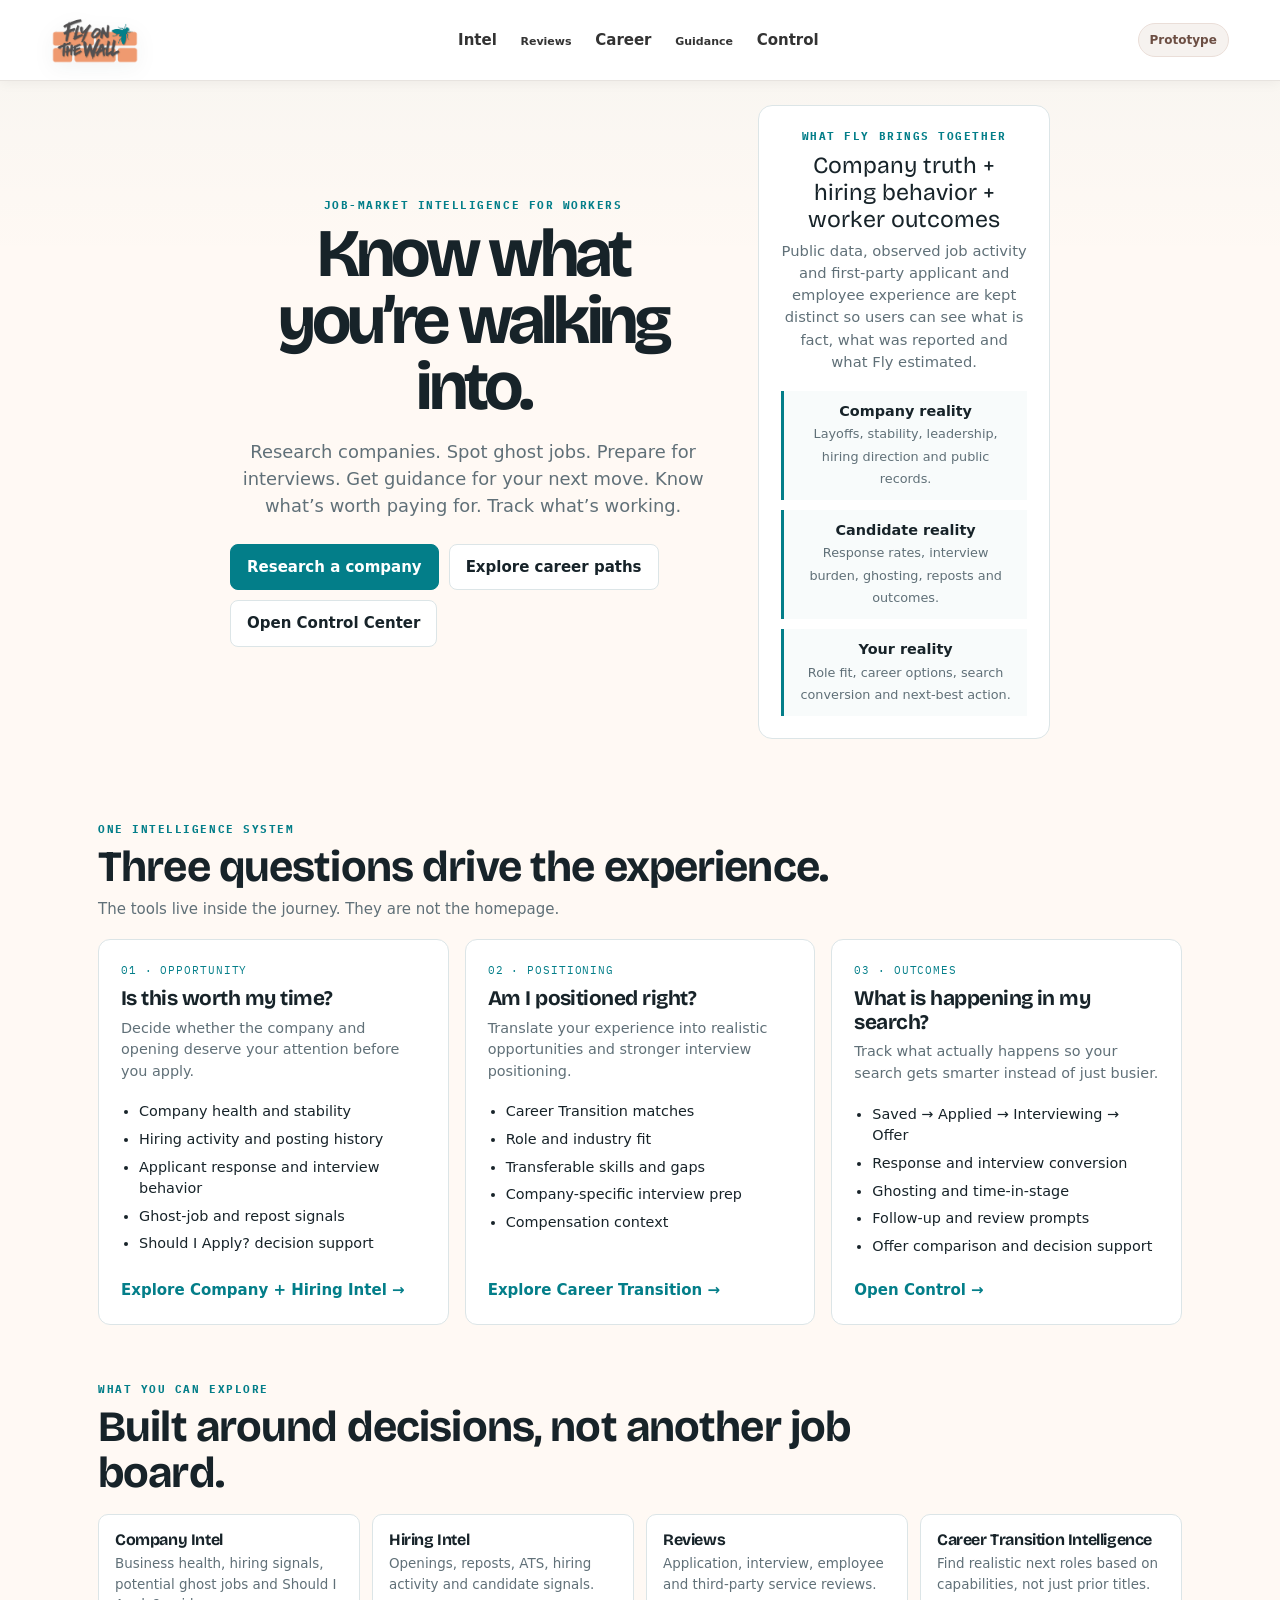
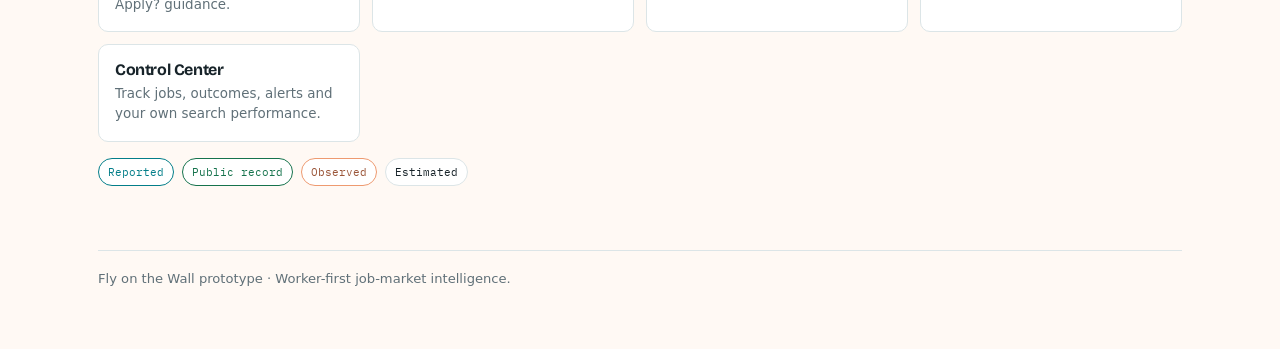
<file: index.html>
<!doctype html>
<html lang="en">
<head>
<meta charset="utf-8">
<meta name="viewport" content="width=device-width,initial-scale=1,viewport-fit=cover">
<meta name="description" content="Fly on the Wall helps job seekers understand companies, openings, career paths and their own search outcomes before wasting time.">
<title>Fly on the Wall</title>
<link rel="preconnect" href="https://fonts.googleapis.com">
<link rel="preconnect" href="https://fonts.gstatic.com" crossorigin>
<link rel="stylesheet" href="https://fonts.googleapis.com/css2?family=Bricolage+Grotesque:opsz,wght@12..96,600;12..96,700&family=IBM+Plex+Sans:wght@400;500;600&family=IBM+Plex+Mono:wght@400;500&display=swap">
<style>
:root{
  --bg:#eef1f3;--surface:#fff;--ink:#14262b;--muted:#53666c;--line:#d3dbdf;
  --accent:#037E89;--orange:#EE9A70;--good:#1d7a4a;
  --font-display:"Bricolage Grotesque","Helvetica Neue",Arial,sans-serif;
  --font-body:"IBM Plex Sans",system-ui,-apple-system,"Segoe UI",sans-serif;
  --font-mono:"IBM Plex Mono",ui-monospace,"SFMono-Regular",Menlo,monospace;
}
*{box-sizing:border-box}
body{margin:0;background:var(--bg);color:var(--ink);font-family:var(--font-body);font-size:15px;line-height:1.5}
img{max-width:100%}
.site-top{background:#fff;border-bottom:1px solid var(--line)}
.site-top-inner{max-width:1180px;margin:auto;padding:10px 18px;display:flex;align-items:center;gap:18px}
.logo{display:block;width:150px;min-width:120px}
.logo img{display:block;width:100%;height:auto}
.product-nav{display:flex;gap:6px;flex-wrap:wrap;align-items:center;margin-left:auto}
.product-nav a{color:var(--muted);text-decoration:none;font-size:.83rem;font-weight:600;padding:7px 9px;border-radius:6px}
.product-nav a:hover{background:#f2f7f7;color:var(--accent)}
.product-nav a.account{color:var(--accent);border:1px solid rgba(3,126,137,.25)}
.wrap{max-width:1120px;margin:auto;padding:0 18px 60px}
.hero{padding:72px 0 46px;display:grid;grid-template-columns:1.25fr .75fr;gap:42px;align-items:center}
.eyebrow{font-family:var(--font-mono);font-size:.74rem;text-transform:uppercase;letter-spacing:.1em;color:var(--accent);font-weight:600}
h1,h2,h3{font-family:var(--font-display)}
h1{font-size:clamp(2.8rem,7vw,5.6rem);line-height:.96;letter-spacing:-.045em;margin:12px 0 18px;max-width:900px}
.hero p{font-size:1.12rem;color:var(--muted);max-width:700px;margin:0 0 24px}
.hero-actions{display:flex;gap:10px;flex-wrap:wrap}
.btn{display:inline-block;text-decoration:none;font-weight:700;border-radius:8px;padding:11px 16px;border:1px solid var(--line);background:#fff;color:var(--ink)}
.btn.primary{background:var(--accent);border-color:var(--accent);color:#fff}
.hero-card{background:#fff;border:1px solid var(--line);border-radius:14px;padding:22px}
.hero-card .big{font-family:var(--font-display);font-size:1.45rem;line-height:1.15;margin:8px 0}
.hero-card p{font-size:.92rem;margin:0;color:var(--muted)}
.hero-card .mini{display:grid;gap:10px;margin-top:18px}
.hero-card .mini div{padding:10px 12px;border-left:3px solid var(--accent);background:#f8fbfb}
.hero-card .mini b{display:block;font-size:.9rem}
.hero-card .mini span{font-size:.8rem;color:var(--muted)}
.section{padding:28px 0}
.section-head{max-width:760px;margin-bottom:18px}
.section h2{font-size:clamp(1.8rem,4vw,2.7rem);line-height:1.05;letter-spacing:-.02em;margin:6px 0 8px}
.section-head p{color:var(--muted);margin:0}
.journey-grid{display:grid;grid-template-columns:repeat(3,1fr);gap:16px}
.journey-card{background:#fff;border:1px solid var(--line);border-radius:12px;padding:22px;display:flex;flex-direction:column}
.step{font-family:var(--font-mono);font-size:.7rem;text-transform:uppercase;letter-spacing:.08em;color:var(--accent)}
.journey-card h3{font-size:1.3rem;line-height:1.15;margin:8px 0 7px}
.journey-card>p{color:var(--muted);font-size:.9rem;margin:0 0 13px}
.journey-card ul{padding-left:18px;margin:0;color:var(--ink);font-size:.9rem}
.journey-card li{margin:6px 0}
.journey-card a{margin-top:auto;padding-top:16px;color:var(--accent);font-weight:700;text-decoration:none}
.intel-grid{display:grid;grid-template-columns:repeat(4,1fr);gap:12px}
.intel-card{background:#fff;border:1px solid var(--line);border-radius:10px;padding:16px}
.intel-card h3{font-size:1rem;margin:0 0 5px}
.intel-card p{font-size:.84rem;color:var(--muted);margin:0}
.trust{display:flex;gap:8px;flex-wrap:wrap;margin-top:16px}
.trust span{font-family:var(--font-mono);font-size:.68rem;padding:5px 9px;border:1px solid var(--line);border-radius:999px;background:#fff}
.trust .reported{border-color:var(--accent);color:var(--accent)}
.trust .public{border-color:var(--good);color:var(--good)}
.trust .observed{border-color:var(--orange);color:#9a5538}
.footer{margin-top:36px;padding-top:18px;border-top:1px solid var(--line);color:var(--muted);font-size:.82rem}
@media(max-width:900px){.hero{grid-template-columns:1fr}.journey-grid{grid-template-columns:1fr}.intel-grid{grid-template-columns:repeat(2,1fr)}}
@media(max-width:780px){.product-nav{display:flex}.logo{width:135px}.wrap{padding-inline:14px}.hero{padding-top:46px}.intel-grid{grid-template-columns:1fr}}
</style>
<link rel="stylesheet" href="styles.css">
</head>
<body>
<header class="site-header">
  <a class="brand" href="index.html"><img class="brand-wordmark" src="assets/fly-on-the-wall-logo-final.png" alt="Fly on the Wall"></a>
  <nav class="main-nav fly-global-nav" aria-label="Fly product">
    <a href="company-intelligence.html">Intel</a>
    <div class="nav-dropdown">
      <a class="nav-dropdown-trigger" href="reviews.html" aria-label="Open Reviews">Reviews</a>
      <div class="nav-dropdown-menu">
        <a href="reviews.html#apply-reviews">Apply Reviews</a>
        <a href="reviews.html#interview-reviews">Interview Reviews</a>
        <a href="reviews.html#company-reviews">Employee Reviews</a>
        <a href="reviews.html#paid-service-reviews">Paid Service Reviews</a>
      </div>
    </div>
    <a href="career-transition.html">Career</a>
    <div class="nav-dropdown">
      <a class="nav-dropdown-trigger" href="guidance.html" aria-label="Open Guidance">Guidance</a>
      <div class="nav-dropdown-menu"><a href="interview-prep.html">Interview Prep</a><a href="guidance.html">Guidance Resources</a></div>
    </div>
    <a href="account.html">Control</a>
  </nav>
  <div class="prototype-badge">Prototype</div>
</header>

<main class="wrap">
  <section class="hero">
    <div>
      <div class="eyebrow">Job-market intelligence for workers</div>
      <h1>Know what you’re walking into.</h1>
      <p>Research companies. Spot ghost jobs. Prepare for interviews. Get guidance for your next move. Know what’s worth paying for. Track what’s working.</p>
      <div class="hero-actions">
        <a class="btn primary" href="company-intelligence.html">Research a company</a>
        <a class="btn" href="career-transition.html">Explore career paths</a>
        <a class="btn" href="account.html">Open Control Center</a>
      </div>
    </div>
    <aside class="hero-card">
      <div class="eyebrow">What Fly brings together</div>
      <div class="big">Company truth + hiring behavior + worker outcomes</div>
      <p>Public data, observed job activity and first-party applicant and employee experience are kept distinct so users can see what is fact, what was reported and what Fly estimated.</p>
      <div class="mini">
        <div><b>Company reality</b><span>Layoffs, stability, leadership, hiring direction and public records.</span></div>
        <div><b>Candidate reality</b><span>Response rates, interview burden, ghosting, reposts and outcomes.</span></div>
        <div><b>Your reality</b><span>Role fit, career options, search conversion and next-best action.</span></div>
      </div>
    </aside>
  </section>

  <section class="section">
    <div class="section-head">
      <div class="eyebrow">One intelligence system</div>
      <h2>Three questions drive the experience.</h2>
      <p>The tools live inside the journey. They are not the homepage.</p>
    </div>
    <div class="journey-grid">
      <article class="journey-card">
        <div class="step">01 · Opportunity</div>
        <h3>Is this worth my time?</h3>
        <p>Decide whether the company and opening deserve your attention before you apply.</p>
        <ul>
          <li>Company health and stability</li>
          <li>Hiring activity and posting history</li>
          <li>Applicant response and interview behavior</li>
          <li>Ghost-job and repost signals</li>
          <li>Should I Apply? decision support</li>
        </ul>
        <a href="company-intelligence.html">Explore Company + Hiring Intel →</a>
      </article>

      <article class="journey-card">
        <div class="step">02 · Positioning</div>
        <h3>Am I positioned right?</h3>
        <p>Translate your experience into realistic opportunities and stronger interview positioning.</p>
        <ul>
          <li>Career Transition matches</li>
          <li>Role and industry fit</li>
          <li>Transferable skills and gaps</li>
          <li>Company-specific interview prep</li>
          <li>Compensation context</li>
        </ul>
        <a href="career-transition.html">Explore Career Transition →</a>
      </article>

      <article class="journey-card">
        <div class="step">03 · Outcomes</div>
        <h3>What is happening in my search?</h3>
        <p>Track what actually happens so your search gets smarter instead of just busier.</p>
        <ul>
          <li>Saved → Applied → Interviewing → Offer</li>
          <li>Response and interview conversion</li>
          <li>Ghosting and time-in-stage</li>
          <li>Follow-up and review prompts</li>
          <li>Offer comparison and decision support</li>
        </ul>
        <a href="account.html">Open Control →</a>
      </article>
    </div>
  </section>

  <section class="section">
    <div class="section-head">
      <div class="eyebrow">What you can explore</div>
      <h2>Built around decisions, not another job board.</h2>
    </div>
    <div class="intel-grid">
      <a class="intel-card" href="company-intelligence.html" style="text-decoration:none;color:inherit"><h3>Company Intel</h3><p>Business health, hiring signals, potential ghost jobs and Should I Apply? guidance.</p></a>
      <a class="intel-card" href="job-intelligence.html" style="text-decoration:none;color:inherit"><h3>Hiring Intel</h3><p>Openings, reposts, ATS, hiring activity and candidate signals.</p></a>
      <a class="intel-card" href="reviews.html" style="text-decoration:none;color:inherit"><h3>Reviews</h3><p>Application, interview, employee and third-party service reviews.</p></a>
      <a class="intel-card" href="career-transition.html" style="text-decoration:none;color:inherit"><h3>Career Transition Intelligence</h3><p>Find realistic next roles based on capabilities, not just prior titles.</p></a>
      <a class="intel-card" href="account.html" style="text-decoration:none;color:inherit"><h3>Control Center</h3><p>Track jobs, outcomes, alerts and your own search performance.</p></a>
    </div>
    <div class="trust" aria-label="Data source labels">
      <span class="reported">Reported</span>
      <span class="public">Public record</span>
      <span class="observed">Observed</span>
      <span>Estimated</span>
    </div>
  </section>

  <div class="footer">Fly on the Wall prototype · Worker-first job-market intelligence.</div>
</main>
<script>
document.querySelectorAll(".nav-dropdown-trigger").forEach(function(btn){
  btn.addEventListener("click",function(){
    var open=btn.getAttribute("aria-expanded")==="true";
    btn.setAttribute("aria-expanded",String(!open));
    btn.closest(".nav-dropdown").classList.toggle("open",!open);
  });
});
</script>
</body>
</html>
</file>
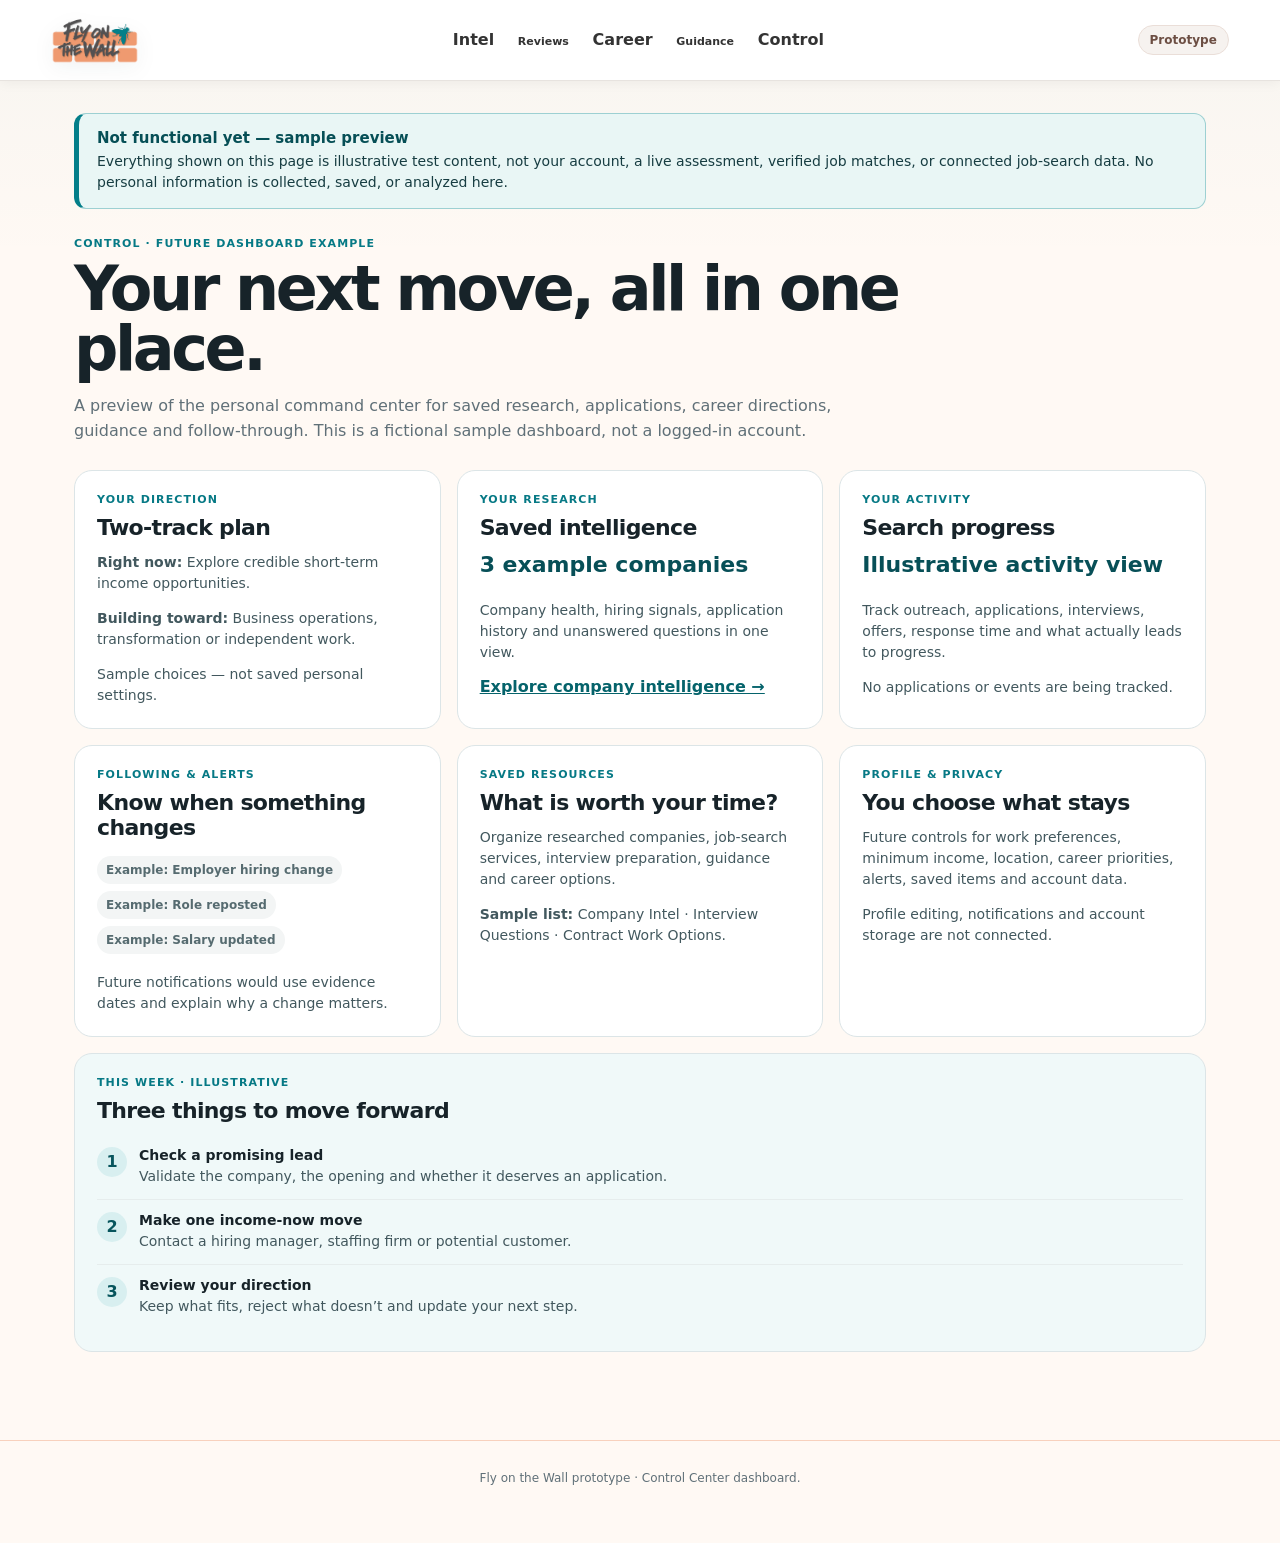
<file: account.html>
<!doctype html>
<html lang="en">
<head>
<meta charset="utf-8">
<meta name="viewport" content="width=device-width,initial-scale=1">
<title>Control | Fly on the Wall</title>
<link rel="stylesheet" href="styles.css"><link rel="stylesheet" href="sample-preview.css">
</head>
<body>
<header class="site-header">
  <a class="brand" href="index.html"><img class="brand-wordmark" src="assets/fly-on-the-wall-logo-final.png" alt="Fly on the Wall"></a>
  <nav class="main-nav fly-global-nav" aria-label="Fly product">
    <a href="company-intelligence.html">Intel</a>
    <div class="nav-dropdown">
      <a class="nav-dropdown-trigger" href="reviews.html" aria-label="Open Reviews">Reviews</a>
      <div class="nav-dropdown-menu">
        <a href="reviews.html#apply-reviews">Apply Reviews</a>
        <a href="reviews.html#interview-reviews">Interview Reviews</a>
        <a href="reviews.html#company-reviews">Employee Reviews</a>
        <a href="reviews.html#paid-service-reviews">Paid Service Reviews</a>
      </div>
    </div>
    <a href="career-transition.html">Career</a>
    <div class="nav-dropdown">
      <a class="nav-dropdown-trigger" href="guidance.html" aria-label="Open Guidance">Guidance</a>
      <div class="nav-dropdown-menu"><a href="interview-prep.html">Interview Prep</a><a href="guidance.html">Guidance Resources</a></div>
    </div>
    <a href="account.html">Control</a>
  </nav>
  <div class="prototype-badge">Prototype</div>
</header>

<main class="app-shell account-shell">
<section class="account-hero">
<div>
<p class="eyebrow">Control Center</p>
<h1>Your job-search command center.</h1>
<p>Keep the companies, industries, services, resumes, reviews and resources you care about in one place.</p>
</div>
<button type="button" class="account-primary">Profile & settings</button>
</section>

<section class="account-grid account-grid-top">
<article class="account-card account-card-wide">
<div class="account-card-head"><div><p class="eyebrow">Following</p><h2>Companies & alerts</h2></div><a href="company-intelligence.html">Find companies →</a></div>
<div class="saved-row"><strong>Amazon</strong><span>Hiring + company alerts</span><em>Following</em></div>
<div class="saved-row"><strong>Cruva</strong><span>Company updates</span><em>Saved</em></div>
<div class="saved-row"><strong>CAZ Investments</strong><span>Hiring updates</span><em>Following</em></div>
</article>

<article class="account-card">
<p class="eyebrow">Career profile</p>
<h2>Your profile</h2>
<dl class="account-profile-list">
<div><dt>Current role</dt><dd>Not set</dd></div>
<div><dt>Target role</dt><dd>Not set</dd></div>
<div><dt>Level</dt><dd>Not set</dd></div>
<div><dt>Industry</dt><dd>Not set</dd></div>
<div><dt>Remote preference</dt><dd>Not set</dd></div>
</dl>
<button type="button" class="account-primary">Complete profile</button>
</article>
</section>

<section class="account-section">
<p class="eyebrow">Saved</p>
<h2>Your research</h2>
<div class="account-tile-grid">
<a class="account-tile" href="company-intelligence.html"><span>Companies</span><strong>3</strong><p>Saved companies and followed employers.</p></a>
<a class="account-tile" href="industries.html"><span>Industries</span><strong>0</strong><p>Saved industries and comparisons.</p></a>
<a class="account-tile" href="tools.html"><span>Paid services</span><strong>0</strong><p>Sites and services you want to revisit.</p></a>
<a class="account-tile" href="guidance.html"><span>Guides</span><strong>0</strong><p>Saved checklists, templates and resources.</p></a>
</div>
</section>

<section class="account-section">
<p class="eyebrow">Your activity</p>
<h2>Resume, results & reviews</h2>
<div class="account-grid account-grid-three">
<article class="account-card"><h3>Resume(s)</h3><p>No resume uploaded yet.</p><button type="button" class="account-secondary">Upload resume</button></article>
<article class="account-card"><h3>Industry profile / results</h3><p>Complete your profile or upload a resume to build an industry-alignment view.</p><a href="industries.html">Explore industries →</a></article>
<article class="account-card"><h3>Reviews I submitted</h3><p>No submitted reviews yet.</p><a href="reviews.html">Write a review →</a></article>
</div>
</section>

<section class="account-section">
<div class="account-settings-row">
<div><h3>Notification settings</h3><p>Choose which company, hiring and saved-item alerts you want.</p></div>
<button type="button" class="account-secondary">Manage notifications</button>
</div>
<div class="account-settings-row">
<div><h3>Account / profile settings</h3><p>Manage profile details and preferences.</p></div>
<button type="button" class="account-secondary">Manage account</button>
</div>
</section>
</main>

<footer><p>Fly on the Wall prototype · Control Center dashboard.</p></footer>
<script src="sample-preview.js"></script><script data-fly-nav-script>
document.querySelectorAll(".nav-dropdown-trigger").forEach(function(btn){
  btn.addEventListener("click",function(){
    var open=btn.getAttribute("aria-expanded")==="true";
    btn.setAttribute("aria-expanded",open?"false":"true");
    btn.closest(".nav-dropdown").classList.toggle("open",!open);
  });
});
</script></body>
</html>
</file>
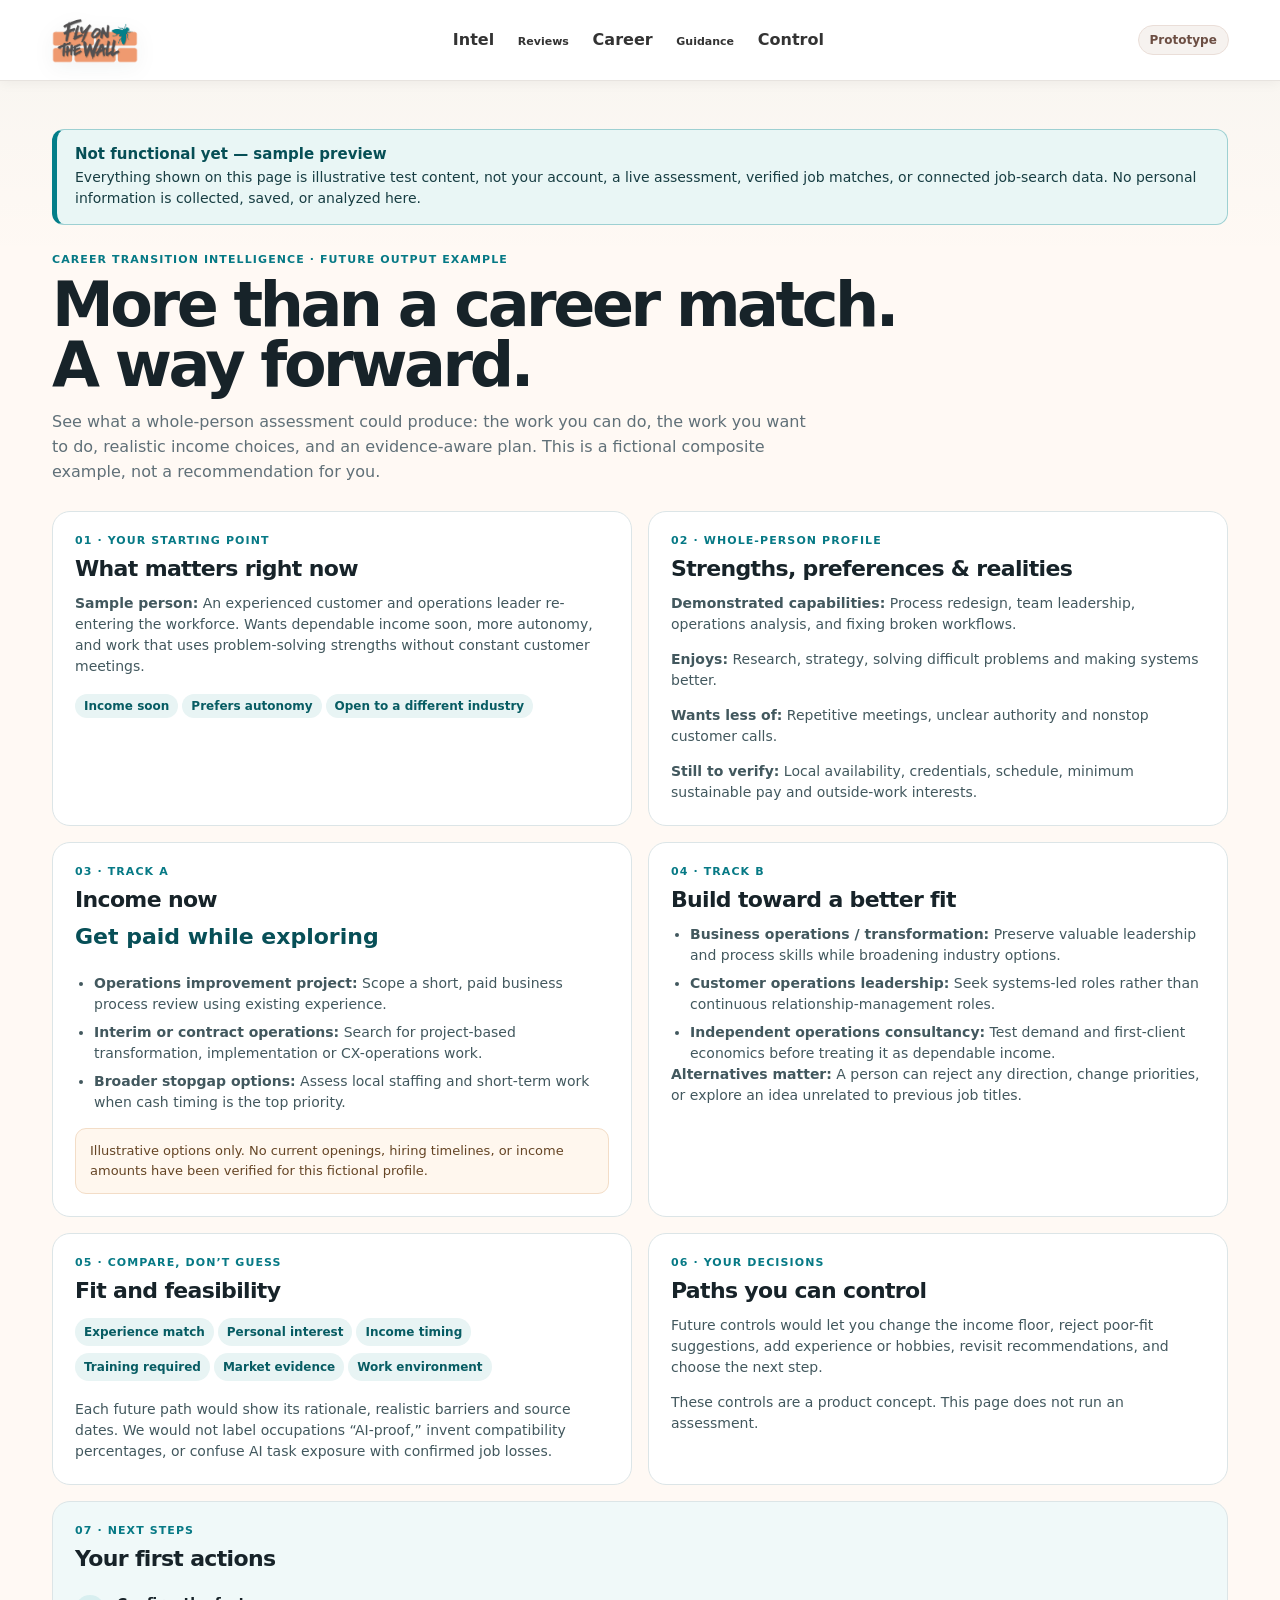
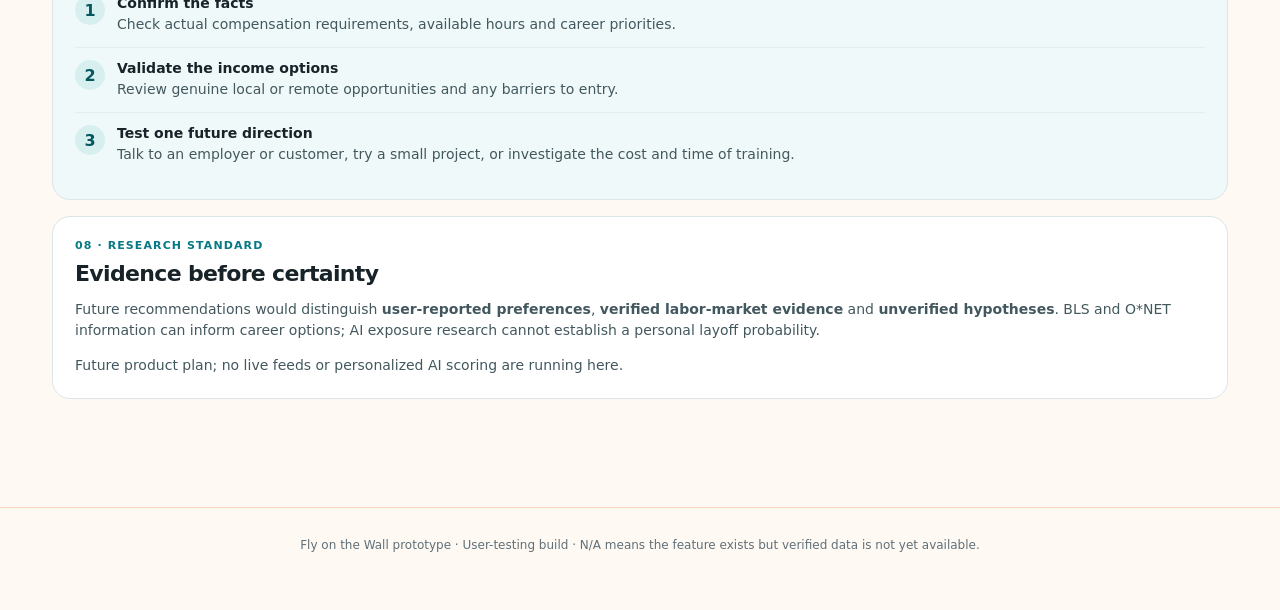
<file: career-transition.html>
<!doctype html>
<html lang="en"><head><meta charset="utf-8"><meta name="viewport" content="width=device-width,initial-scale=1"><meta name="description" content="Translate what you have done into realistic next moves."><title>Career transition | Fly on the Wall</title><link rel="stylesheet" href="styles.css"><link rel="stylesheet" href="sample-preview.css"></head>
<body data-area="Career Transition">
<header class="site-header">
  <a class="brand" href="index.html"><img class="brand-wordmark" src="assets/fly-on-the-wall-logo-final.png" alt="Fly on the Wall"></a>
  <nav class="main-nav fly-global-nav" aria-label="Fly product">
    <a href="company-intelligence.html">Intel</a>
    <div class="nav-dropdown">
      <a class="nav-dropdown-trigger" href="reviews.html" aria-label="Open Reviews">Reviews</a>
      <div class="nav-dropdown-menu">
        <a href="reviews.html#apply-reviews">Apply Reviews</a>
        <a href="reviews.html#interview-reviews">Interview Reviews</a>
        <a href="reviews.html#company-reviews">Employee Reviews</a>
<a href="reviews.html#paid-service-reviews">Paid Service Reviews</a>
        <a href="reviews.html#paid-service-reviews">Paid Service Reviews</a>
      </div>
    </div>
    <a href="career-transition.html">Career</a>
    <div class="nav-dropdown">
      <a class="nav-dropdown-trigger" href="guidance.html" aria-label="Open Guidance">Guidance</a>
      <div class="nav-dropdown-menu"><a href="interview-prep.html">Interview Prep</a><a href="guidance.html">Guidance Resources</a></div>
    </div>
    <a href="account.html">Control</a>
  </nav>
  <div class="prototype-badge">Prototype</div>
</header>
<main class="app-shell area-shell"><div id="areaPage"></div></main>
<footer><p>Fly on the Wall prototype · User-testing build · N/A means the feature exists but verified data is not yet available.</p></footer>
<script src="prototype-features.js"></script><script src="area-pages.js"></script><script src="sample-preview.js"></script><script data-fly-nav-script>
document.querySelectorAll(".nav-dropdown-trigger").forEach(function(btn){
  btn.addEventListener("click",function(){
    var open=btn.getAttribute("aria-expanded")==="true";
    btn.setAttribute("aria-expanded",open?"false":"true");
    btn.closest(".nav-dropdown").classList.toggle("open",!open);
  });
});
</script></body></html>
</file>
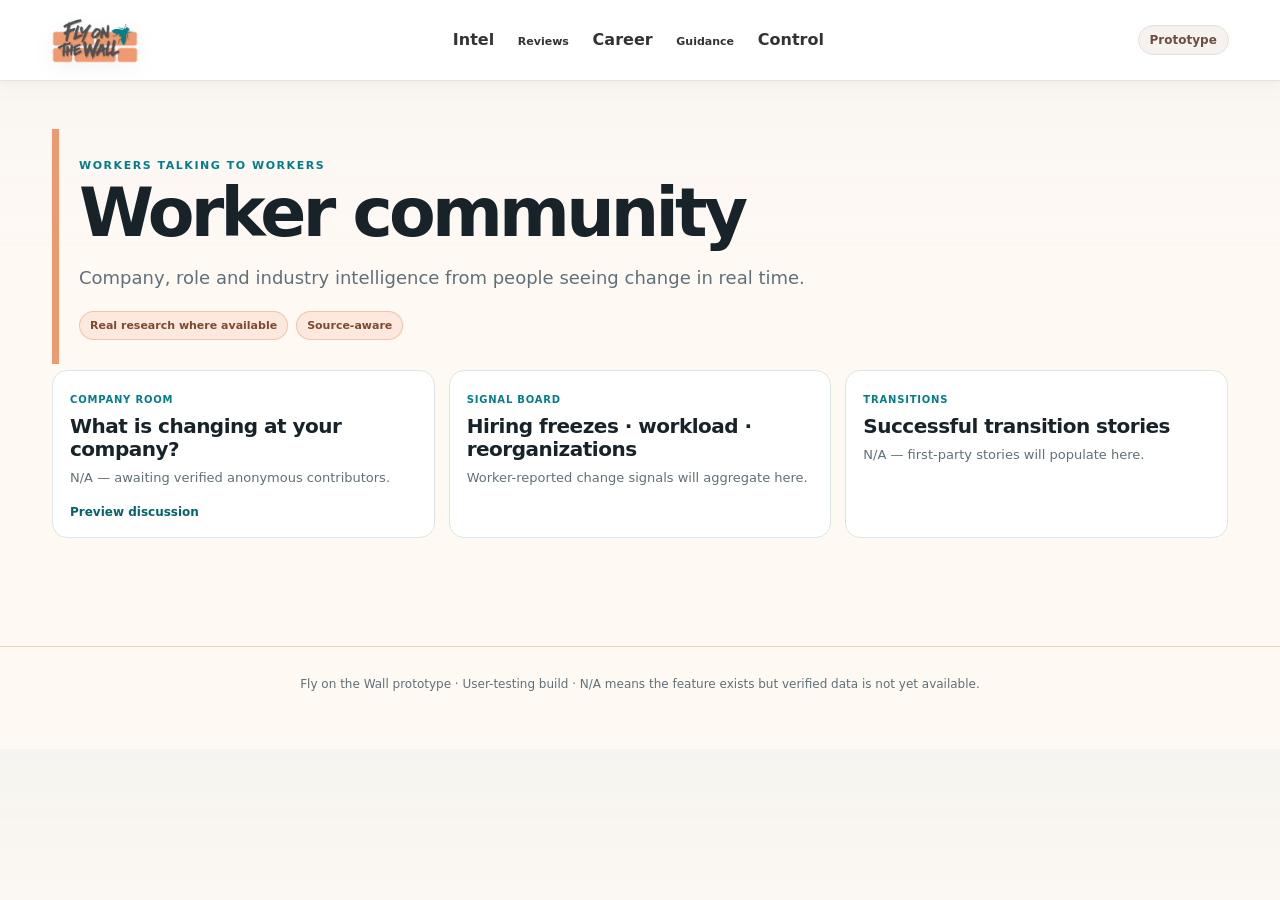
<file: community.html>
<!doctype html>
<html lang="en"><head><meta charset="utf-8"><meta name="viewport" content="width=device-width,initial-scale=1"><meta name="description" content="Share what is changing inside companies, roles, and industries."><title>Worker community | Fly on the Wall</title><link rel="stylesheet" href="styles.css"></head>
<body data-area="Worker Community">
<header class="site-header">
  <a class="brand" href="index.html"><img class="brand-wordmark" src="assets/fly-on-the-wall-logo-final.png" alt="Fly on the Wall"></a>
  <nav class="main-nav fly-global-nav" aria-label="Fly product">
    <a href="company-intelligence.html">Intel</a>
    <div class="nav-dropdown">
      <a class="nav-dropdown-trigger" href="reviews.html" aria-label="Open Reviews">Reviews</a>
      <div class="nav-dropdown-menu">
        <a href="reviews.html#apply-reviews">Apply Reviews</a>
        <a href="reviews.html#interview-reviews">Interview Reviews</a>
        <a href="reviews.html#company-reviews">Employee Reviews</a>
<a href="reviews.html#paid-service-reviews">Paid Service Reviews</a>
        <a href="reviews.html#paid-service-reviews">Paid Service Reviews</a>
      </div>
    </div>
    <a href="career-transition.html">Career</a>
    <div class="nav-dropdown">
      <a class="nav-dropdown-trigger" href="guidance.html" aria-label="Open Guidance">Guidance</a>
      <div class="nav-dropdown-menu"><a href="interview-prep.html">Interview Prep</a><a href="guidance.html">Guidance Resources</a></div>
    </div>
    <a href="account.html">Control</a>
  </nav>
  <div class="prototype-badge">Prototype</div>
</header>
<main class="app-shell area-shell"><div id="areaPage"></div></main>
<footer><p>Fly on the Wall prototype · User-testing build · N/A means the feature exists but verified data is not yet available.</p></footer>
<script src="prototype-features.js"></script><script src="area-pages.js"></script><script data-fly-nav-script>
document.querySelectorAll(".nav-dropdown-trigger").forEach(function(btn){
  btn.addEventListener("click",function(){
    var open=btn.getAttribute("aria-expanded")==="true";
    btn.setAttribute("aria-expanded",open?"false":"true");
    btn.closest(".nav-dropdown").classList.toggle("open",!open);
  });
});
</script></body></html>
</file>
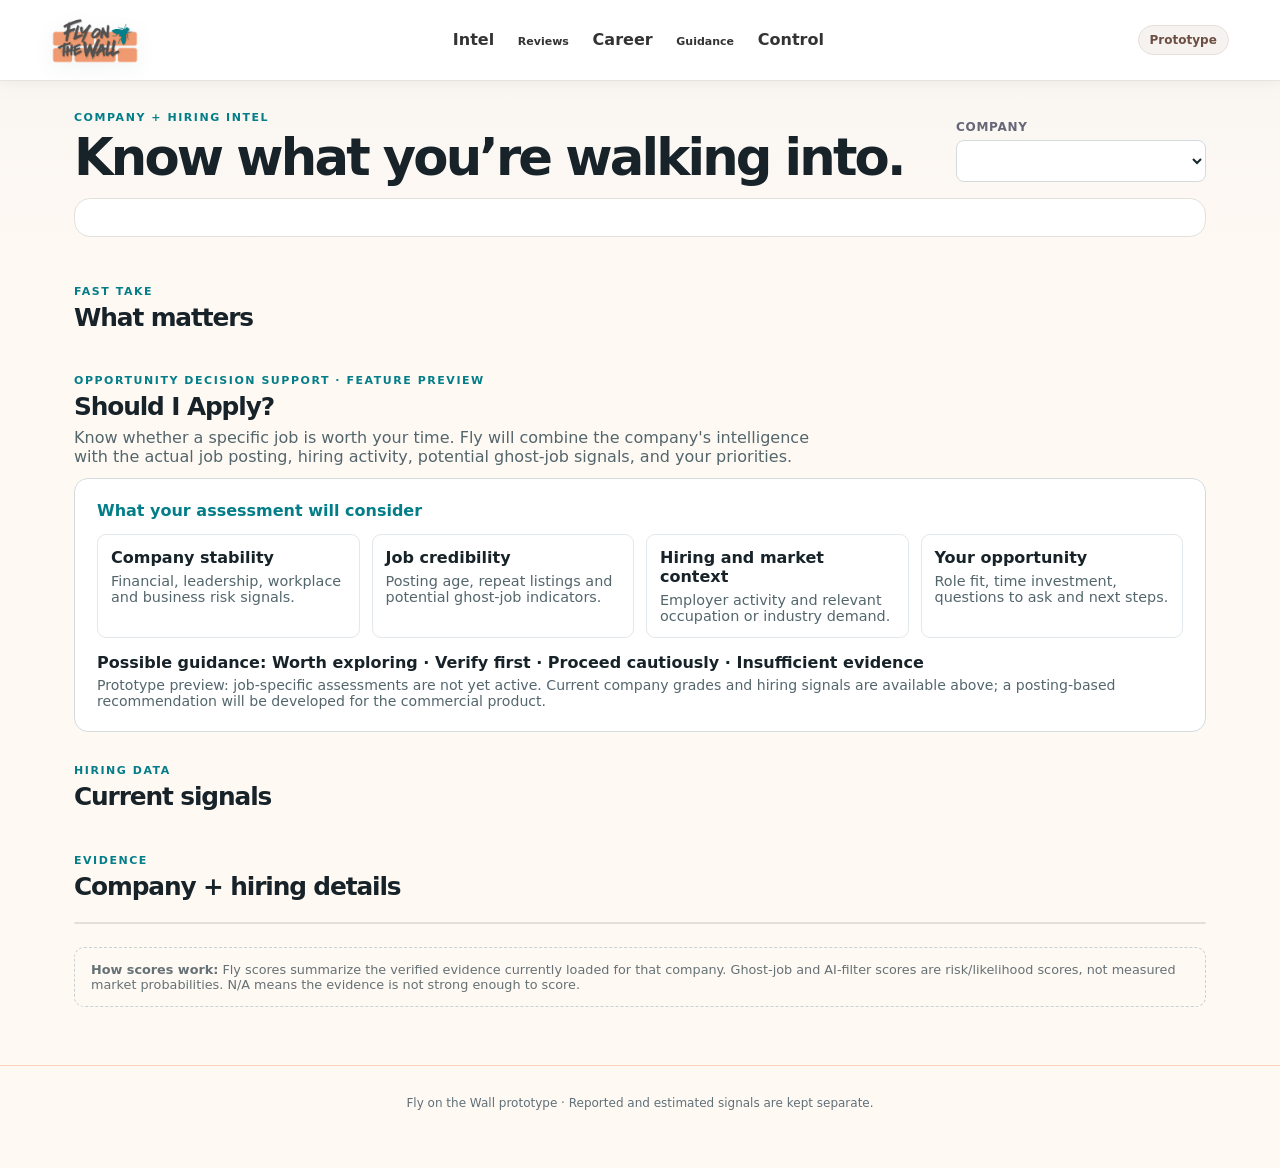
<file: company-intelligence.html>
<!doctype html>
<html lang="en">
<head>
<meta charset="utf-8">
<meta name="viewport" content="width=device-width,initial-scale=1">
<meta name="description" content="Company and hiring intelligence for job seekers.">
<title>Intel | Fly on the Wall</title>
<link rel="stylesheet" href="styles.css">
</head>
<body>
<header class="site-header">
  <a class="brand" href="index.html"><img class="brand-wordmark" src="assets/fly-on-the-wall-logo-final.png" alt="Fly on the Wall"></a>
  <nav class="main-nav fly-global-nav" aria-label="Fly product">
    <a href="company-intelligence.html">Intel</a>
    <div class="nav-dropdown">
      <a class="nav-dropdown-trigger" href="reviews.html" aria-label="Open Reviews">Reviews</a>
      <div class="nav-dropdown-menu">
        <a href="reviews.html#apply-reviews">Apply Reviews</a>
        <a href="reviews.html#interview-reviews">Interview Reviews</a>
        <a href="reviews.html#company-reviews">Employee Reviews</a>
        <a href="reviews.html#paid-service-reviews">Paid Service Reviews</a>
      </div>
    </div>
    <a href="career-transition.html">Career</a>
    <div class="nav-dropdown">
      <a class="nav-dropdown-trigger" href="guidance.html" aria-label="Open Guidance">Guidance</a>
      <div class="nav-dropdown-menu"><a href="interview-prep.html">Interview Prep</a><a href="guidance.html">Guidance Resources</a></div>
    </div>
    <a href="account.html">Control</a>
  </nav>
  <div class="prototype-badge">Prototype</div>
</header>

<main class="app-shell intel-shell">
  <section class="intel-topbar">
    <div>
      <p class="eyebrow">Company + Hiring Intel</p>
      <h1>Know what you’re walking into.</h1>
    </div>
    <label class="intel-company-picker">Company
      <select id="intelCompany"></select>
    </label>
  </section>

  <section id="intelHeader" class="intel-company-header"></section>

  <section id="intelScoreGrid" class="intel-score-grid" aria-label="Company and hiring metrics"></section>

  <section class="intel-section">
    <div class="intel-section-head"><p class="eyebrow">Fast take</p><h2>What matters</h2></div>
    <div id="intelTakeaways" class="intel-takeaways"></div>
  </section>

  <section class="intel-section" id="should-i-apply" aria-labelledby="shouldApplyTitle">
    <div class="intel-section-head">
      <p class="eyebrow">Opportunity decision support · Feature preview</p>
      <h2 id="shouldApplyTitle">Should I Apply?</h2>
      <p style="max-width:740px;color:#53666c;margin:.5rem 0 0">Know whether a specific job is worth your time. Fly will combine the company's intelligence with the actual job posting, hiring activity, potential ghost-job signals, and your priorities.</p>
    </div>
    <div style="background:#fff;border:1px solid #d3dbdf;border-radius:14px;padding:22px">
      <p style="font-weight:750;margin:0 0 14px;color:#037E89">What your assessment will consider</p>
      <div style="display:grid;grid-template-columns:repeat(auto-fit,minmax(190px,1fr));gap:12px">
        <div style="padding:13px;border:1px solid #e2e8eb;border-radius:9px"><strong>Company stability</strong><p style="color:#53666c;font-size:.9rem;margin:6px 0 0">Financial, leadership, workplace and business risk signals.</p></div>
        <div style="padding:13px;border:1px solid #e2e8eb;border-radius:9px"><strong>Job credibility</strong><p style="color:#53666c;font-size:.9rem;margin:6px 0 0">Posting age, repeat listings and potential ghost-job indicators.</p></div>
        <div style="padding:13px;border:1px solid #e2e8eb;border-radius:9px"><strong>Hiring and market context</strong><p style="color:#53666c;font-size:.9rem;margin:6px 0 0">Employer activity and relevant occupation or industry demand.</p></div>
        <div style="padding:13px;border:1px solid #e2e8eb;border-radius:9px"><strong>Your opportunity</strong><p style="color:#53666c;font-size:.9rem;margin:6px 0 0">Role fit, time investment, questions to ask and next steps.</p></div>
      </div>
      <p style="margin:15px 0 5px;font-weight:700">Possible guidance: Worth exploring · Verify first · Proceed cautiously · Insufficient evidence</p>
      <p style="color:#53666c;font-size:.88rem;margin:0">Prototype preview: job-specific assessments are not yet active. Current company grades and hiring signals are available above; a posting-based recommendation will be developed for the commercial product.</p>
    </div>
  </section>

  <section class="intel-section">
    <div class="intel-section-head"><p class="eyebrow">Hiring data</p><h2>Current signals</h2></div>
    <div id="intelHiringMetrics" class="intel-data-grid"></div>
  </section>

  <section class="intel-section">
    <div class="intel-section-head"><p class="eyebrow">Evidence</p><h2>Company + hiring details</h2></div>
    <div id="intelTabs" class="intel-tabs"></div>
    <div id="intelTable" class="intel-table-wrap"></div>
  </section>

  <section class="intel-method">
    <strong>How scores work:</strong> Fly scores summarize the verified evidence currently loaded for that company. Ghost-job and AI-filter scores are risk/likelihood scores, not measured market probabilities. N/A means the evidence is not strong enough to score.
  </section>
</main>

<footer><p>Fly on the Wall prototype · Reported and estimated signals are kept separate.</p></footer>

<script src="companies.js"></script>
<script src="intel.js"></script>
</body>
</html>
</file>
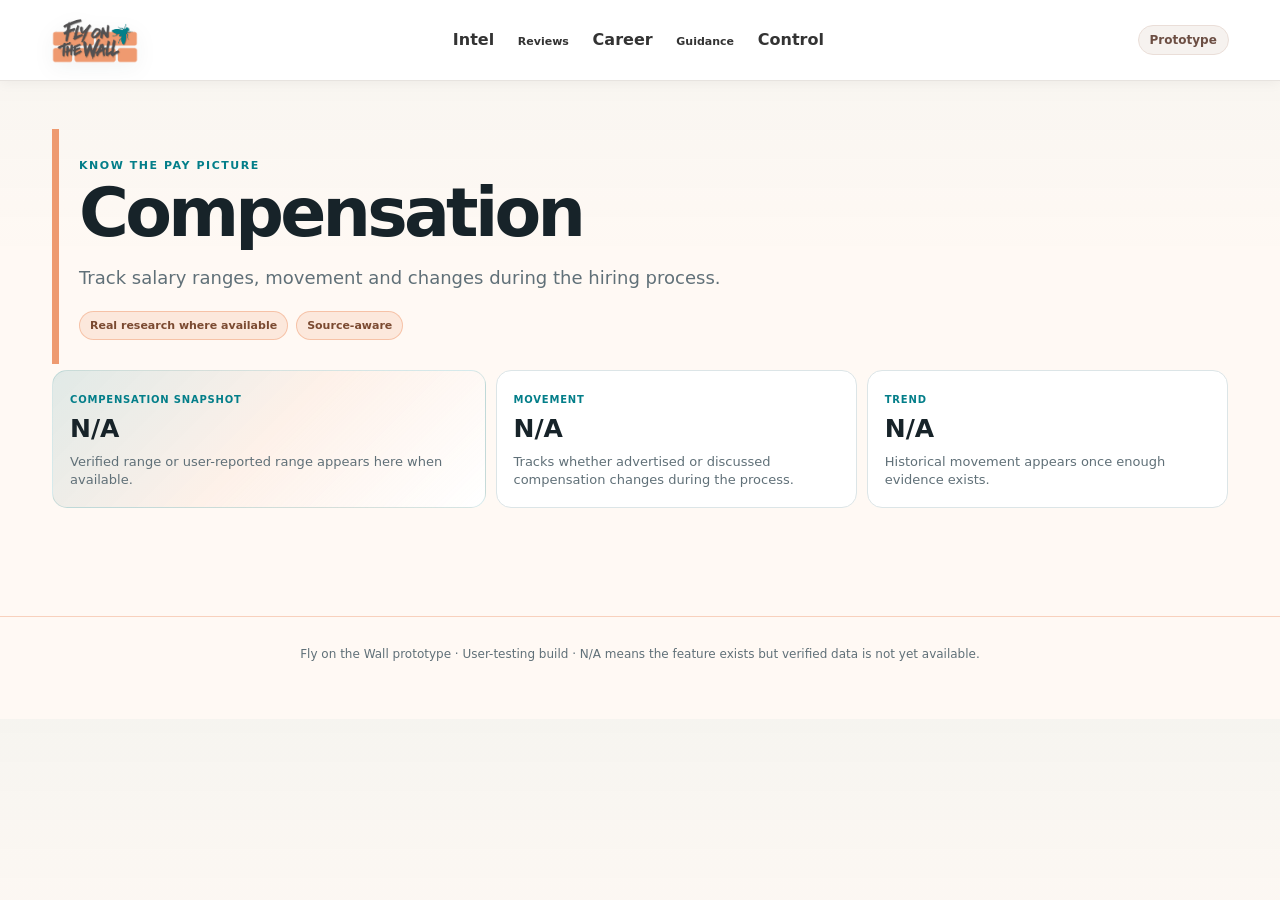
<file: compensation.html>
<!doctype html>
<html lang="en"><head><meta charset="utf-8"><meta name="viewport" content="width=device-width,initial-scale=1"><meta name="description" content="See the pay picture and track what changes during the process."><title>Compensation | Fly on the Wall</title><link rel="stylesheet" href="styles.css"></head>
<body data-area="Compensation">
<header class="site-header">
  <a class="brand" href="index.html"><img class="brand-wordmark" src="assets/fly-on-the-wall-logo-final.png" alt="Fly on the Wall"></a>
  <nav class="main-nav fly-global-nav" aria-label="Fly product">
    <a href="company-intelligence.html">Intel</a>
    <div class="nav-dropdown">
      <a class="nav-dropdown-trigger" href="reviews.html" aria-label="Open Reviews">Reviews</a>
      <div class="nav-dropdown-menu">
        <a href="reviews.html#apply-reviews">Apply Reviews</a>
        <a href="reviews.html#interview-reviews">Interview Reviews</a>
        <a href="reviews.html#company-reviews">Employee Reviews</a>
<a href="reviews.html#paid-service-reviews">Paid Service Reviews</a>
        <a href="reviews.html#paid-service-reviews">Paid Service Reviews</a>
      </div>
    </div>
    <a href="career-transition.html">Career</a>
    <div class="nav-dropdown">
      <a class="nav-dropdown-trigger" href="guidance.html" aria-label="Open Guidance">Guidance</a>
      <div class="nav-dropdown-menu"><a href="interview-prep.html">Interview Prep</a><a href="guidance.html">Guidance Resources</a></div>
    </div>
    <a href="account.html">Control</a>
  </nav>
  <div class="prototype-badge">Prototype</div>
</header>
<main class="app-shell area-shell"><div id="areaPage"></div></main>
<footer><p>Fly on the Wall prototype · User-testing build · N/A means the feature exists but verified data is not yet available.</p></footer>
<script src="prototype-features.js"></script><script src="area-pages.js"></script><script data-fly-nav-script>
document.querySelectorAll(".nav-dropdown-trigger").forEach(function(btn){
  btn.addEventListener("click",function(){
    var open=btn.getAttribute("aria-expanded")==="true";
    btn.setAttribute("aria-expanded",open?"false":"true");
    btn.closest(".nav-dropdown").classList.toggle("open",!open);
  });
});
</script></body></html>
</file>
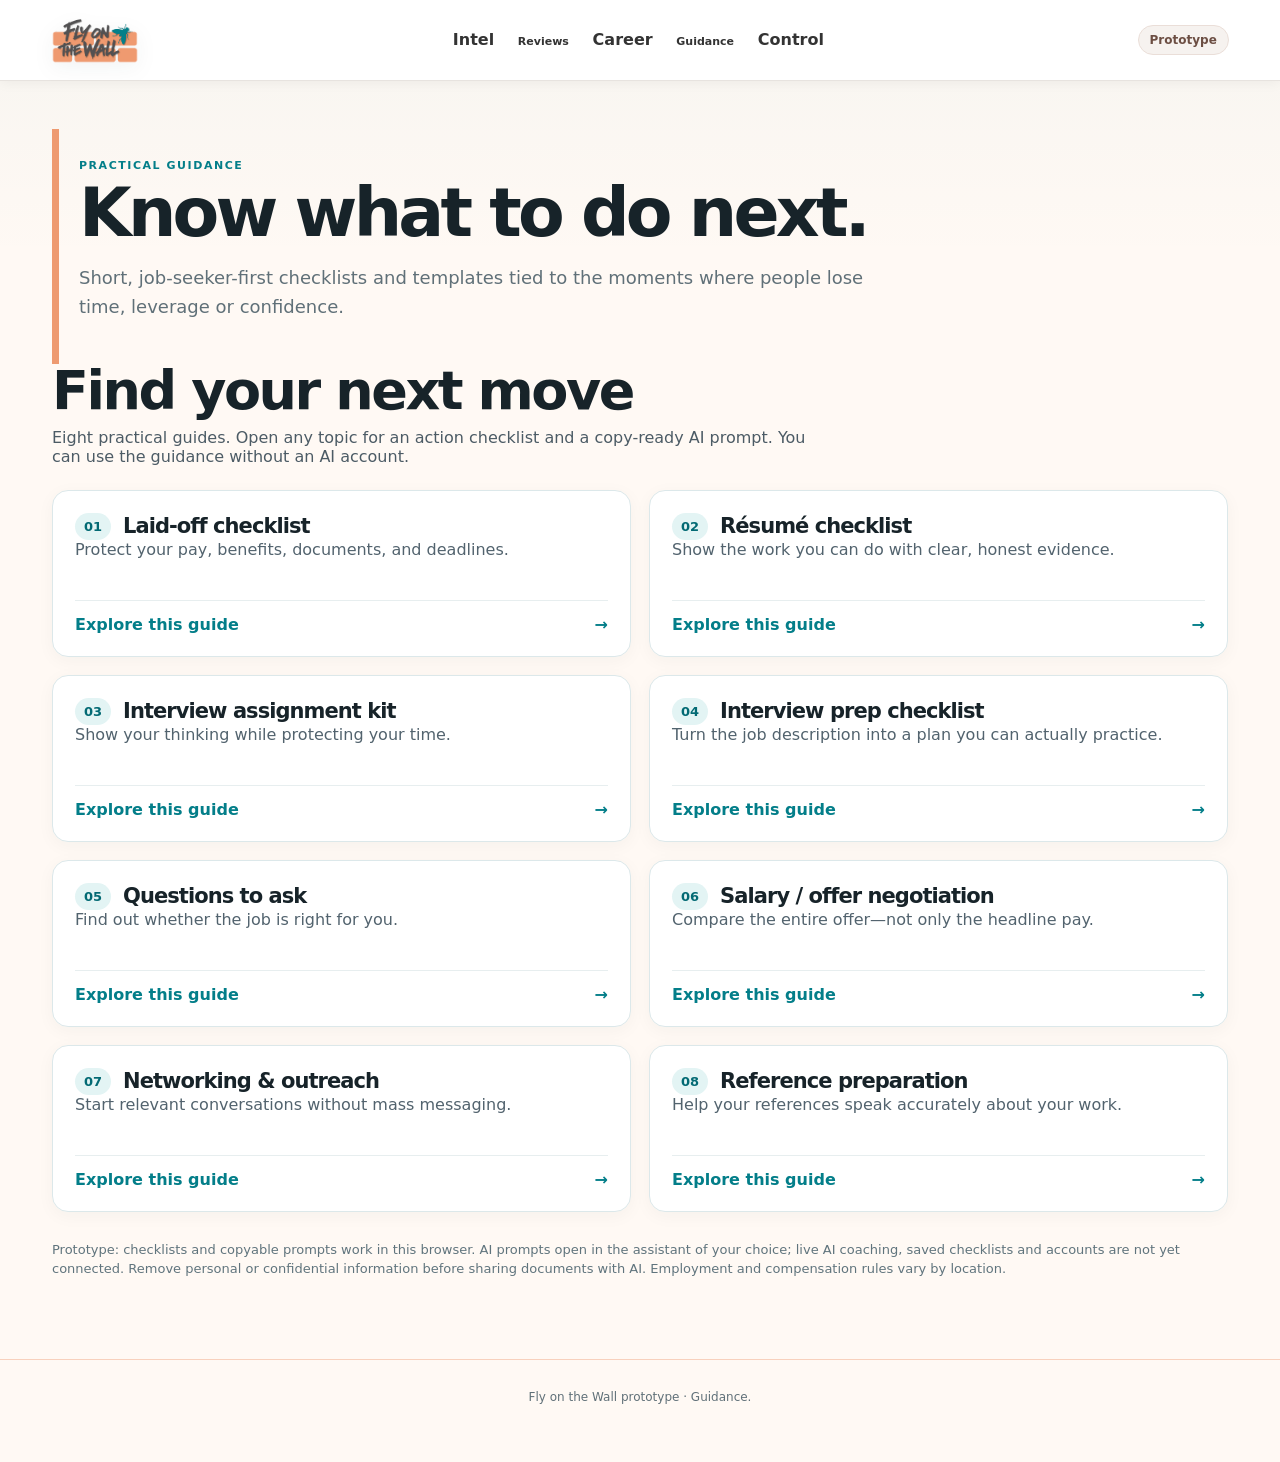
<file: guidance.html>
<!doctype html><html lang="en"><head><meta charset="utf-8"><meta name="viewport" content="width=device-width,initial-scale=1"><title>Guidance | Fly on the Wall</title><link rel="stylesheet" href="styles.css"></head><body>
<header class="site-header">
  <a class="brand" href="index.html"><img class="brand-wordmark" src="assets/fly-on-the-wall-logo-final.png" alt="Fly on the Wall"></a>
  <nav class="main-nav fly-global-nav" aria-label="Fly product">
    <a href="company-intelligence.html">Intel</a>
    <div class="nav-dropdown">
      <a class="nav-dropdown-trigger" href="reviews.html" aria-label="Open Reviews">Reviews</a>
      <div class="nav-dropdown-menu">
        <a href="reviews.html#apply-reviews">Apply Reviews</a>
        <a href="reviews.html#interview-reviews">Interview Reviews</a>
        <a href="reviews.html#company-reviews">Employee Reviews</a>
<a href="reviews.html#paid-service-reviews">Paid Service Reviews</a>
        <a href="reviews.html#paid-service-reviews">Paid Service Reviews</a>
      </div>
    </div>
    <a href="career-transition.html">Career</a>
    <div class="nav-dropdown">
      <a class="nav-dropdown-trigger" href="guidance.html" aria-label="Open Guidance">Guidance</a>
      <div class="nav-dropdown-menu"><a href="interview-prep.html">Interview Prep</a><a href="guidance.html">Guidance Resources</a></div>
    </div>
    <a href="account.html">Control</a>
  </nav>
  <div class="prototype-badge">Prototype</div>
</header>
<main class="app-shell area-shell"><section class="area-hero"><p class="eyebrow">Practical guidance</p><h1>Know what to do next.</h1><p>Short, job-seeker-first checklists and templates tied to the moments where people lose time, leverage or confidence.</p></section>
<style>
.fly-guidance-intro{max-width:780px;margin-bottom:24px}.fly-guidance-intro p{color:#4c5b65}.fly-guidance-grid{display:grid;grid-template-columns:repeat(2,minmax(0,1fr));gap:18px}.fly-guide-card{border:1px solid #dce8ea;border-radius:16px;background:white;padding:22px;box-shadow:0 4px 18px rgba(12,45,55,.04)}.fly-guide-top{display:flex;align-items:center;gap:12px}.fly-guide-top h2{font-size:21px;margin:0}.fly-guide-count{font-size:13px;background:#e3f4f4;color:#036a74;border-radius:20px;padding:6px 9px;font-weight:800}.fly-guide-card>p{color:#52636e;min-height:44px}.fly-guide-card details{margin-top:16px;border-top:1px solid #e7eeef;padding-top:14px}.fly-guide-card summary{cursor:pointer;list-style:none;color:#037e89;font-weight:700;display:flex;justify-content:space-between}.fly-guide-card summary::-webkit-details-marker{display:none}.fly-guide-details{padding-top:17px}.fly-guide-details h3{font-size:15px;margin:12px 0}.fly-guide-details ul{padding-left:4px;list-style:none}.fly-guide-details li{margin:11px 0;line-height:1.45}.fly-guide-details input{accent-color:#037e89}.fly-guide-prompt{background:#f0f9f9;border:1px solid #cbe5e6;border-radius:12px;padding:15px}.fly-guide-prompt p{font-size:14px;line-height:1.65;margin-top:0}.fly-copy-prompt{background:#037e89;color:white;border:0;border-radius:8px;padding:10px 15px;font-weight:700;cursor:pointer}.fly-guidance-note{margin:28px 0 0;color:#60747d;font-size:13px;line-height:1.5}@media(max-width:760px){.fly-guidance-grid{grid-template-columns:1fr}.fly-guide-card>p{min-height:0}}
</style><section class="fly-guidance-intro"><h2>Find your next move</h2><p>Eight practical guides. Open any topic for an action checklist and a copy-ready AI prompt. You can use the guidance without an AI account.</p></section><section class="fly-guidance-grid"><article class="fly-guide-card"><div class="fly-guide-top"><span class="fly-guide-count">01</span><h2>Laid-off checklist</h2></div><p>Protect your pay, benefits, documents, and deadlines.</p><details><summary>Explore this guide <span aria-hidden="true">→</span></summary><div class="fly-guide-details"><h3>Your checklist</h3><ul><li><label><input type="checkbox"> Gather separation and benefits documents</label></li><li><label><input type="checkbox"> List unpaid wages, commissions, and expenses</label></li><li><label><input type="checkbox"> Record deadlines and check unemployment eligibility</label></li><li><label><input type="checkbox"> Set a seven-day plan</label></li></ul><h3>Use AI for this</h3><p>Copy this prompt into your preferred AI assistant and replace the bracketed placeholders with your own information.</p><div class="fly-guide-prompt"><p>I was laid off in [location] on [date]. Help me make a first-week checklist covering paperwork, benefits, deadlines, and job-search preparation. Ask me questions where details are missing. Do not give definitive legal advice.</p><button type="button" class="fly-copy-prompt">Copy prompt</button></div></div></details></article><article class="fly-guide-card"><div class="fly-guide-top"><span class="fly-guide-count">02</span><h2>Résumé checklist</h2></div><p>Show the work you can do with clear, honest evidence.</p><details><summary>Explore this guide <span aria-hidden="true">→</span></summary><div class="fly-guide-details"><h3>Your checklist</h3><ul><li><label><input type="checkbox"> Check contact information, titles, and dates</label></li><li><label><input type="checkbox"> Put relevant achievements near the top</label></li><li><label><input type="checkbox"> Highlight genuine skills and certifications</label></li><li><label><input type="checkbox"> Tailor a copy for the position</label></li></ul><h3>Use AI for this</h3><p>Copy this prompt into your preferred AI assistant and replace the bracketed placeholders with your own information.</p><div class="fly-guide-prompt"><p>Review the résumé and job description below. List requirements I meet, evidence I should clarify, and real gaps. Recommend improvements without inventing experience, credentials, or metrics. Résumé: [paste]. Job: [paste].</p><button type="button" class="fly-copy-prompt">Copy prompt</button></div></div></details></article><article class="fly-guide-card"><div class="fly-guide-top"><span class="fly-guide-count">03</span><h2>Interview assignment kit</h2></div><p>Show your thinking while protecting your time.</p><details><summary>Explore this guide <span aria-hidden="true">→</span></summary><div class="fly-guide-details"><h3>Your checklist</h3><ul><li><label><input type="checkbox"> Clarify purpose, expected effort, and deadline</label></li><li><label><input type="checkbox"> Confirm AI-use and work ownership rules</label></li><li><label><input type="checkbox"> Structure a clear recommendation and assumptions</label></li><li><label><input type="checkbox"> Practice explaining trade-offs</label></li></ul><h3>Use AI for this</h3><p>Copy this prompt into your preferred AI assistant and replace the bracketed placeholders with your own information.</p><div class="fly-guide-prompt"><p>Review this interview assignment: [paste]. Identify what is being evaluated, propose an outline, list missing information, and suggest questions to clarify before I begin. Do not assume unprovided company facts.</p><button type="button" class="fly-copy-prompt">Copy prompt</button></div></div></details></article><article class="fly-guide-card"><div class="fly-guide-top"><span class="fly-guide-count">04</span><h2>Interview prep checklist</h2></div><p>Turn the job description into a plan you can actually practice.</p><details><summary>Explore this guide <span aria-hidden="true">→</span></summary><div class="fly-guide-details"><h3>Your checklist</h3><ul><li><label><input type="checkbox"> Identify key role requirements</label></li><li><label><input type="checkbox"> Prepare real examples and interview stories</label></li><li><label><input type="checkbox"> Research company claims using reliable sources</label></li><li><label><input type="checkbox"> Practice answers and prepare questions</label></li></ul><h3>Use AI for this</h3><p>Copy this prompt into your preferred AI assistant and replace the bracketed placeholders with your own information.</p><div class="fly-guide-prompt"><p>Act as an interview coach for [role] in [industry]. Based on this job description [paste], ask one question at a time. After each answer give feedback on clarity, relevance, evidence, and concision. Never invent accomplishments.</p><button type="button" class="fly-copy-prompt">Copy prompt</button></div><p><a href="interview-prep.html">Open the existing Fly Interview Prep workspace →</a></p></div></details></article><article class="fly-guide-card"><div class="fly-guide-top"><span class="fly-guide-count">05</span><h2>Questions to ask</h2></div><p>Find out whether the job is right for you.</p><details><summary>Explore this guide <span aria-hidden="true">→</span></summary><div class="fly-guide-details"><h3>Your checklist</h3><ul><li><label><input type="checkbox"> Ask why the role is open and whether it is funded</label></li><li><label><input type="checkbox"> Confirm success measures and manager expectations</label></li><li><label><input type="checkbox"> Verify team staffing and work arrangements</label></li><li><label><input type="checkbox"> Clarify pay, assessment effort, and timeline</label></li></ul><h3>Use AI for this</h3><p>Copy this prompt into your preferred AI assistant and replace the bracketed placeholders with your own information.</p><div class="fly-guide-prompt"><p>For this [role] interview at the [stage] stage, create seven specific questions based on my priorities [paste] and the job description [paste]. Explain what each answer can reveal without assuming negative intent.</p><button type="button" class="fly-copy-prompt">Copy prompt</button></div></div></details></article><article class="fly-guide-card"><div class="fly-guide-top"><span class="fly-guide-count">06</span><h2>Salary / offer negotiation</h2></div><p>Compare the entire offer—not only the headline pay.</p><details><summary>Explore this guide <span aria-hidden="true">→</span></summary><div class="fly-guide-details"><h3>Your checklist</h3><ul><li><label><input type="checkbox"> Separate guaranteed from variable compensation</label></li><li><label><input type="checkbox"> Compare benefits, hours, and commuting costs</label></li><li><label><input type="checkbox"> Record questions about written terms</label></li><li><label><input type="checkbox"> Prepare an evidence-based counteroffer</label></li></ul><h3>Use AI for this</h3><p>Copy this prompt into your preferred AI assistant and replace the bracketed placeholders with your own information.</p><div class="fly-guide-prompt"><p>Compare these two offers [paste redacted terms]. Show guaranteed pay, contingent pay, benefits, risks, and missing information. Help me draft a respectful negotiation approach. Don't invent salary benchmarks.</p><button type="button" class="fly-copy-prompt">Copy prompt</button></div></div></details></article><article class="fly-guide-card"><div class="fly-guide-top"><span class="fly-guide-count">07</span><h2>Networking & outreach</h2></div><p>Start relevant conversations without mass messaging.</p><details><summary>Explore this guide <span aria-hidden="true">→</span></summary><div class="fly-guide-details"><h3>Your checklist</h3><ul><li><label><input type="checkbox"> Identify people who know your work or industry</label></li><li><label><input type="checkbox"> Make a specific, manageable request</label></li><li><label><input type="checkbox"> Use factual, personalized messages</label></li><li><label><input type="checkbox"> Track responses and respectful follow-ups</label></li></ul><h3>Use AI for this</h3><p>Copy this prompt into your preferred AI assistant and replace the bracketed placeholders with your own information.</p><div class="fly-guide-prompt"><p>Draft a short message to [real relationship] about my search for [roles]. Our actual connection is [context]. Ask for advice or a brief conversation; do not invent familiarity or imply they owe me an introduction.</p><button type="button" class="fly-copy-prompt">Copy prompt</button></div></div></details></article><article class="fly-guide-card"><div class="fly-guide-top"><span class="fly-guide-count">08</span><h2>Reference preparation</h2></div><p>Help your references speak accurately about your work.</p><details><summary>Explore this guide <span aria-hidden="true">→</span></summary><div class="fly-guide-details"><h3>Your checklist</h3><ul><li><label><input type="checkbox"> Choose people who observed relevant work</label></li><li><label><input type="checkbox"> Ask permission before sharing their details</label></li><li><label><input type="checkbox"> Send truthful role and project context</label></li><li><label><input type="checkbox"> Confirm availability and thank them</label></li></ul><h3>Use AI for this</h3><p>Copy this prompt into your preferred AI assistant and replace the bracketed placeholders with your own information.</p><div class="fly-guide-prompt"><p>Help create a reference briefing sheet for [role]. Use only these projects and results witnessed by my reference [notes]. Format dates, my contribution and outcomes. Do not script false praise.</p><button type="button" class="fly-copy-prompt">Copy prompt</button></div></div></details></article></section><p class="fly-guidance-note">Prototype: checklists and copyable prompts work in this browser. AI prompts open in the assistant of your choice; live AI coaching, saved checklists and accounts are not yet connected. Remove personal or confidential information before sharing documents with AI. Employment and compensation rules vary by location.</p><script>document.querySelectorAll(".fly-copy-prompt").forEach(function(b){b.addEventListener("click",async function(){const s=b.parentElement.querySelector("p").textContent;try{await navigator.clipboard.writeText(s);b.textContent="Copied";setTimeout(function(){b.textContent="Copy prompt"},1800)}catch(e){b.textContent="Select and copy the prompt above"}})});</script></main>
<footer><p>Fly on the Wall prototype · Guidance.</p></footer><script data-fly-nav-script>
document.querySelectorAll(".nav-dropdown-trigger").forEach(function(btn){
  btn.addEventListener("click",function(){
    var open=btn.getAttribute("aria-expanded")==="true";
    btn.setAttribute("aria-expanded",open?"false":"true");
    btn.closest(".nav-dropdown").classList.toggle("open",!open);
  });
});
</script></body></html>
</file>
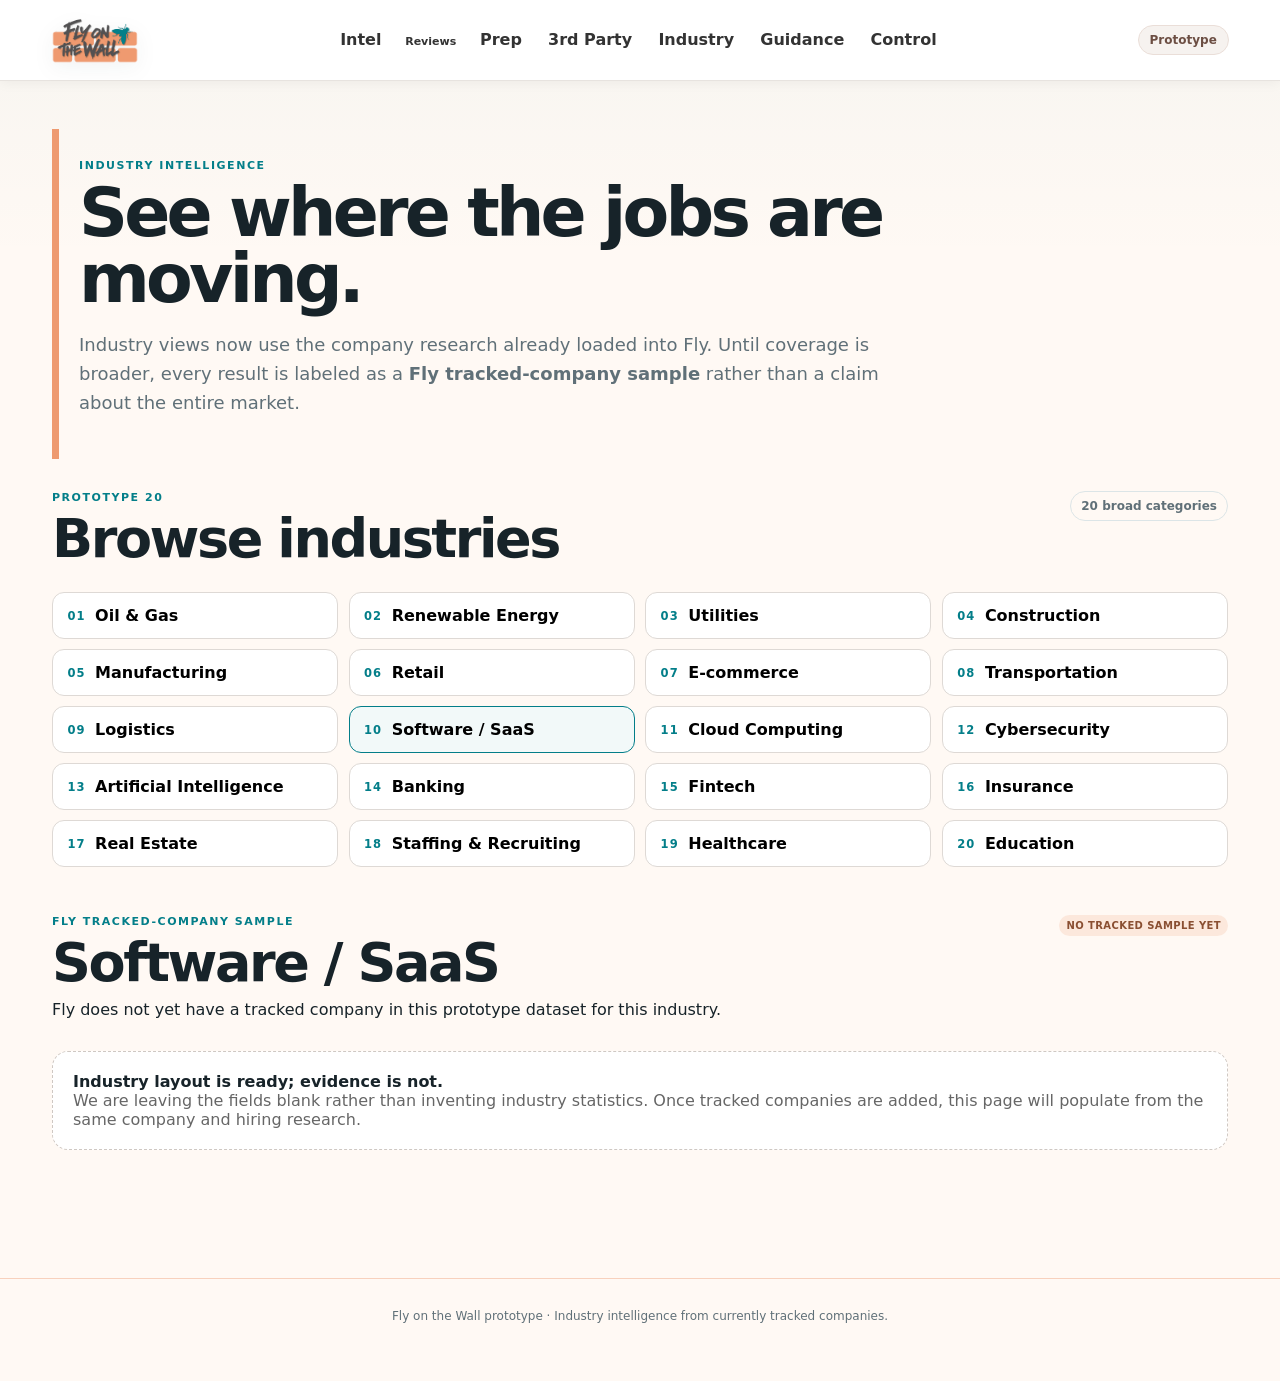
<file: industries.html>
<!doctype html>
<html lang="en">
<head>
<meta charset="utf-8">
<meta name="viewport" content="width=device-width,initial-scale=1">
<meta name="description" content="Explore Fly on the Wall industry hiring, stability and transition signals from tracked companies.">
<title>Industries | Fly on the Wall</title>
<link rel="stylesheet" href="styles.css">
</head>
<body>
<header class="site-header">
  <a class="brand" href="index.html"><img class="brand-wordmark" src="assets/fly-on-the-wall-logo-final.png" alt="Fly on the Wall"></a>
  <nav class="main-nav fly-global-nav" aria-label="Fly product">
    <a href="company-intelligence.html">Intel</a>
    <div class="nav-dropdown">
      <a class="nav-dropdown-trigger" href="reviews.html" aria-label="Open Reviews">Reviews</a>
      <div class="nav-dropdown-menu">
        <a href="reviews.html#apply-reviews">Apply Reviews</a>
        <a href="reviews.html#interview-reviews">Interview Reviews</a>
        <a href="reviews.html#company-reviews">Employee Reviews</a>
<a href="reviews.html#paid-service-reviews">Paid Service Reviews</a>
        <a href="reviews.html#paid-service-reviews">Paid Service Reviews</a>
      </div>
    </div>
    <a href="interview-prep.html">Prep</a>
    <a href="tools.html">3rd Party</a>
    <a href="industries.html">Industry</a>
    <a href="guidance.html">Guidance</a>
    <a href="account.html">Control</a>
  </nav>
  <div class="prototype-badge">Prototype</div>
</header>

<main class="app-shell area-shell">
  <section class="area-hero">
    <p class="eyebrow">Industry intelligence</p>
    <h1>See where the jobs are moving.</h1>
    <p>Industry views now use the company research already loaded into Fly. Until coverage is broader, every result is labeled as a <strong>Fly tracked-company sample</strong> rather than a claim about the entire market.</p>
  </section>

  <section class="industry-browser">
    <div class="section-heading-row">
      <div>
        <p class="eyebrow">Prototype 20</p>
        <h2>Browse industries</h2>
      </div>
      <span class="signal-count">20 broad categories</span>
    </div>
    <div id="industryChips" class="industry-chip-grid"></div>
  </section>

  <section id="industryProfile" class="industry-profile prototype-output-section" aria-live="polite"></section>
</main>

<footer><p>Fly on the Wall prototype · Industry intelligence from currently tracked companies.</p></footer>

<script src="companies.js"></script>
<script src="industries.js"></script>
<script data-fly-nav-script>
document.querySelectorAll(".nav-dropdown-trigger").forEach(function(btn){
  btn.addEventListener("click",function(){
    var open=btn.getAttribute("aria-expanded")==="true";
    btn.setAttribute("aria-expanded",open?"false":"true");
    btn.closest(".nav-dropdown").classList.toggle("open",!open);
  });
});
</script></body>
</html>
</file>
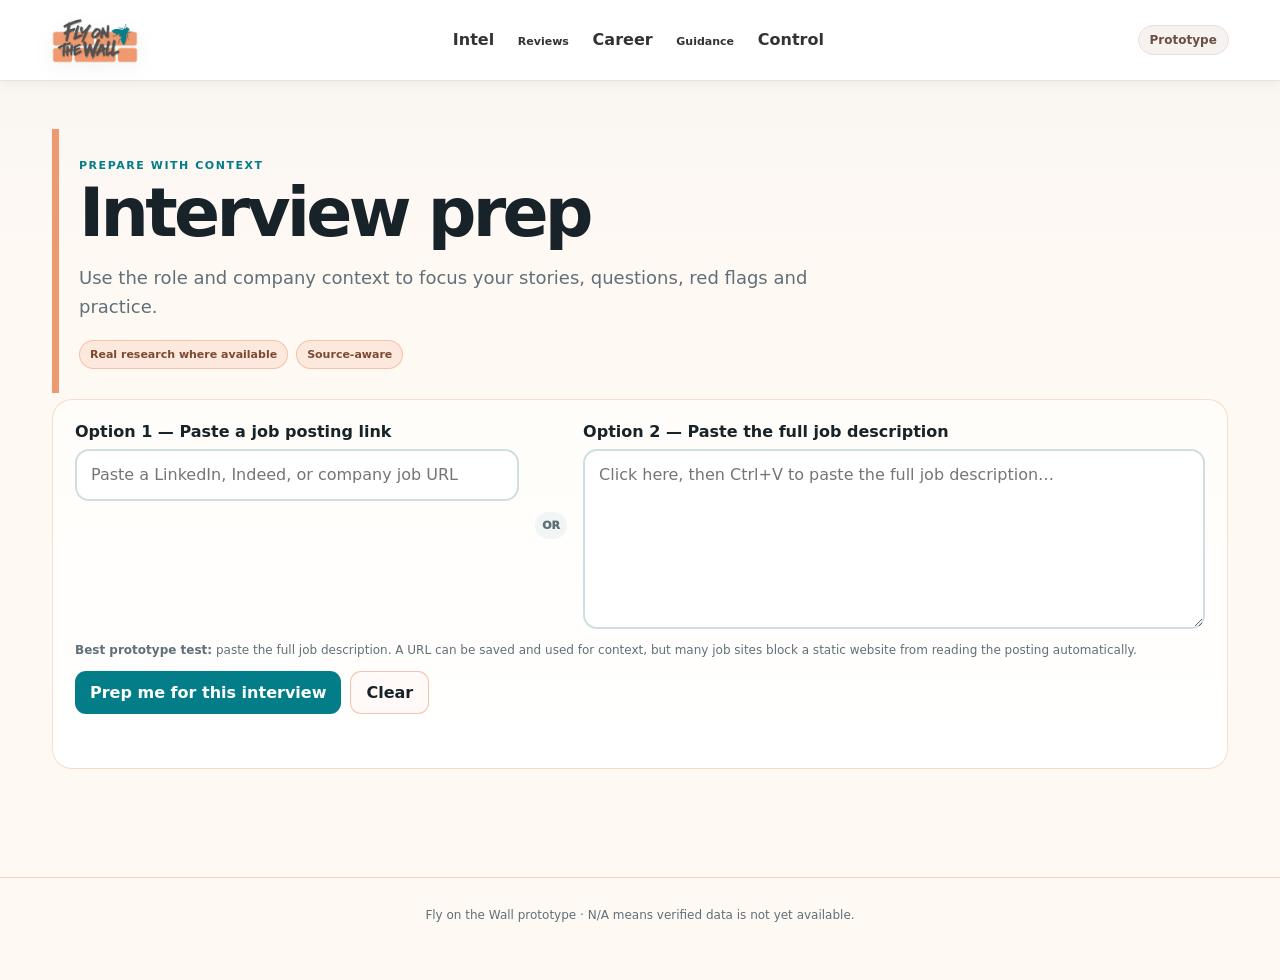
<file: interview-prep.html>
<!doctype html>
<html lang="en"><head><meta charset="utf-8"><meta name="viewport" content="width=device-width,initial-scale=1"><meta name="description" content="Prepare for a company and role with context."><title>Interview Prep | Fly on the Wall</title><link rel="stylesheet" href="styles.css"></head>
<body data-area="Interview Prep">
<header class="site-header"><a class="brand" href="index.html"><img class="brand-wordmark" src="assets/fly-on-the-wall-logo-final.png" alt="Fly on the Wall"></a><nav class="main-nav fly-global-nav" aria-label="Fly product">
<a href="company-intelligence.html">Intel</a>
<div class="nav-dropdown">
<a class="nav-dropdown-trigger" href="reviews.html" aria-label="Open Reviews">Reviews</a>
<div class="nav-dropdown-menu">
<a href="reviews.html#apply-reviews">Apply Reviews</a>
<a href="reviews.html#interview-reviews">Interview Reviews</a>
<a href="reviews.html#company-reviews">Employee Reviews</a>
<a href="reviews.html#paid-service-reviews">Paid Service Reviews</a>
</div>
</div>
<a href="career-transition.html">Career</a>
    <div class="nav-dropdown">
      <a class="nav-dropdown-trigger" href="guidance.html" aria-label="Open Guidance">Guidance</a>
      <div class="nav-dropdown-menu"><a href="interview-prep.html">Interview Prep</a><a href="guidance.html">Guidance Resources</a></div>
    </div>
<a href="account.html">Control</a>
</nav><div class="prototype-badge">Prototype</div></header>
<main class="app-shell area-shell"><div id="areaPage"></div></main>
<footer><p>Fly on the Wall prototype · N/A means verified data is not yet available.</p></footer>
<script src="prototype-features.js"></script><script src="area-pages.js"></script><script data-fly-nav-script>
document.querySelectorAll(".nav-dropdown-trigger").forEach(function(btn){
  btn.addEventListener("click",function(){
    var open=btn.getAttribute("aria-expanded")==="true";
    btn.setAttribute("aria-expanded",open?"false":"true");
    btn.closest(".nav-dropdown").classList.toggle("open",!open);
  });
});
</script></body></html>
</file>
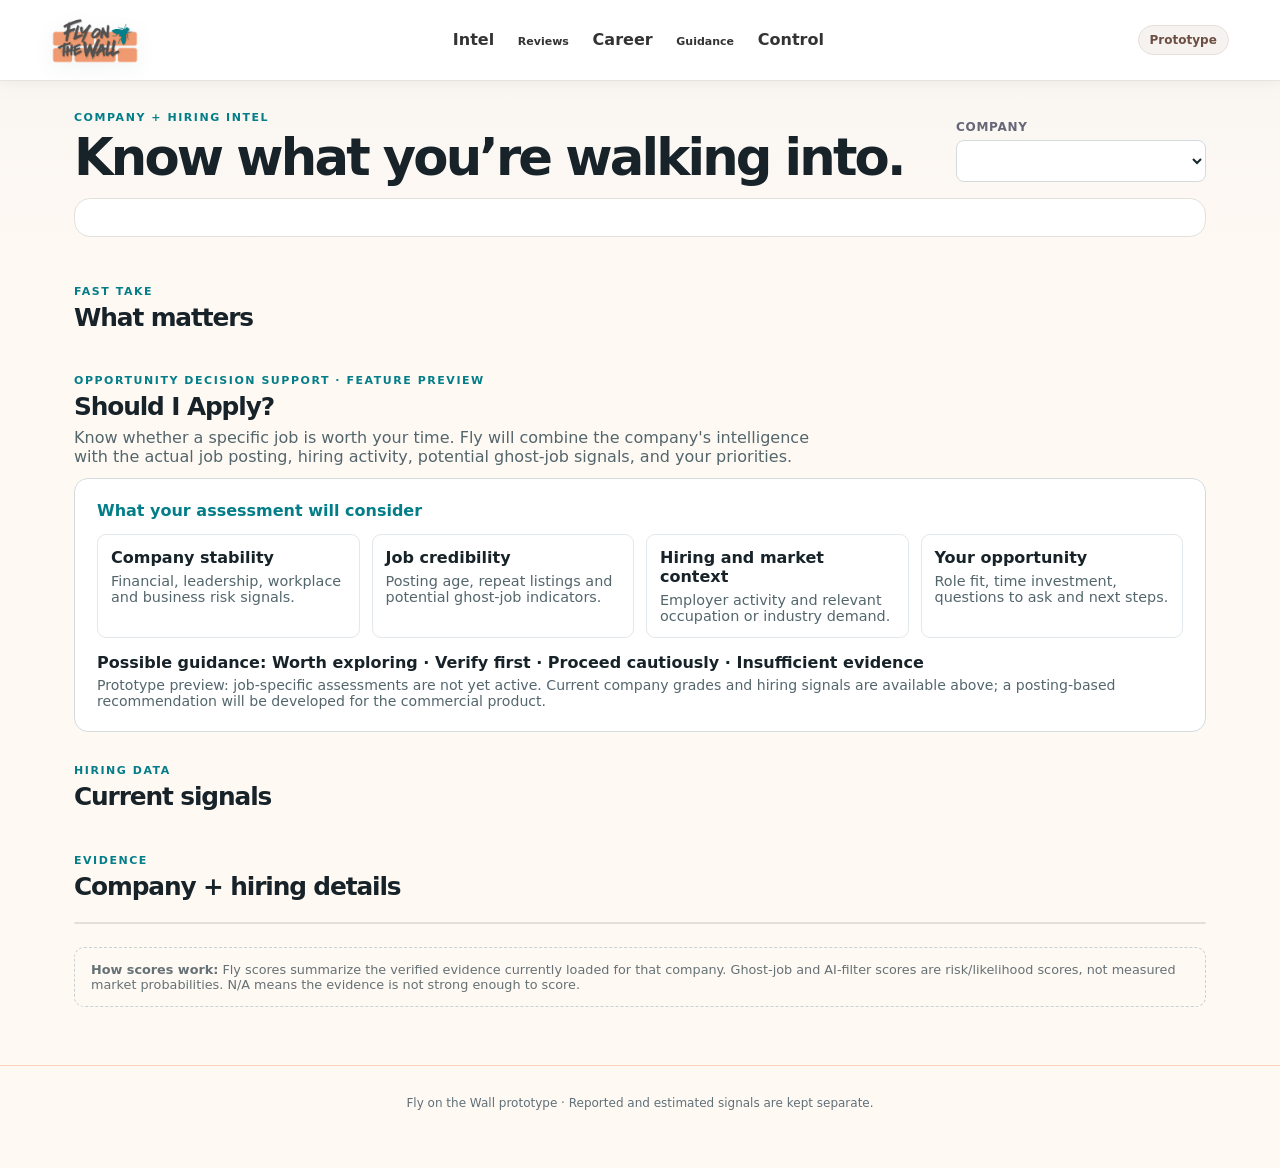
<file: job-intelligence.html>
<!doctype html><html><head><meta charset="utf-8"><meta http-equiv="refresh" content="0; url=company-intelligence.html"><title>Intel | Fly on the Wall</title><script>location.replace("company-intelligence.html")</script></head><body><a href="company-intelligence.html">Open Intel</a></body></html>
</file>
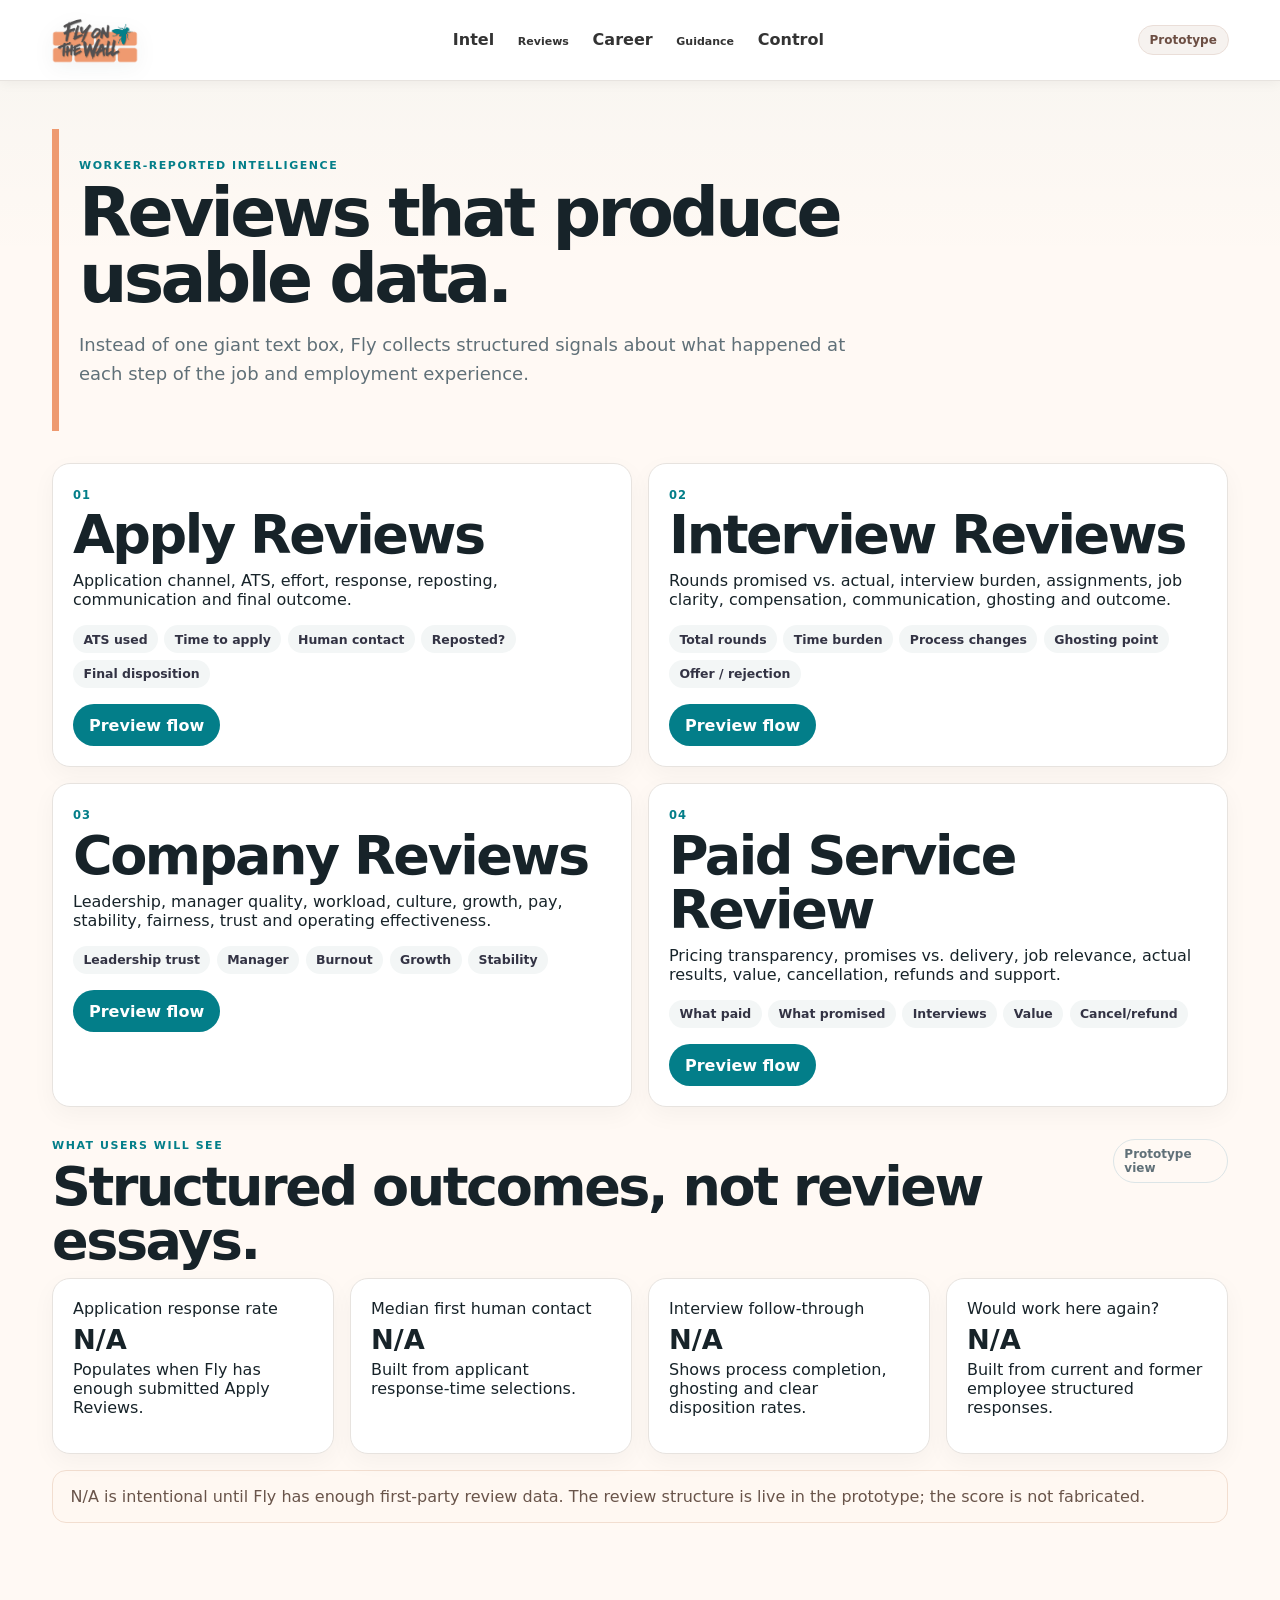
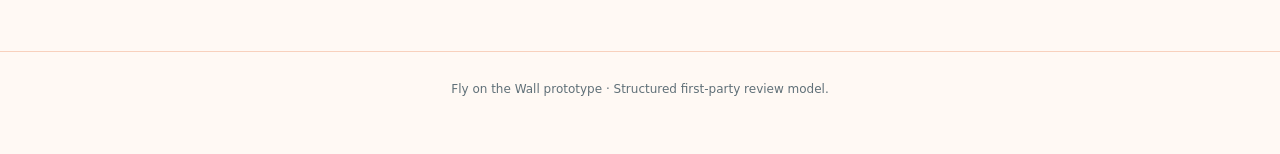
<file: reviews.html>
<!doctype html>
<html lang="en"><head><meta charset="utf-8"><meta name="viewport" content="width=device-width,initial-scale=1">
<meta name="description" content="Structured job-search reviews from applicants, candidates, employees and paid-service users.">
<title>Reviews | Fly on the Wall</title><link rel="stylesheet" href="styles.css">
<style>
.review-flow-dialog{border:0;padding:0;border-radius:14px;width:min(760px,calc(100vw - 28px));max-height:90vh;overflow:auto;box-shadow:0 24px 70px rgba(0,0,0,.2)}
.review-flow-dialog::backdrop{background:rgba(15,26,29,.55)}
.review-flow-shell{background:#fff;padding:24px}
.review-flow-top{display:flex;justify-content:space-between;gap:20px;align-items:flex-start}
.review-flow-top h2{margin:4px 0 4px}
.review-flow-top p{margin:0;color:var(--muted)}
.review-flow-close{border:0;background:transparent;font-size:2rem;line-height:1;color:var(--muted);cursor:pointer}
.review-flow-progress{height:6px;background:#e7edef;border-radius:999px;margin:20px 0;overflow:hidden}
.review-flow-progress i{display:block;height:100%;background:var(--accent);width:0;transition:width .2s ease}
.review-question{padding:16px 0;border-bottom:1px solid var(--line)}
.review-question:last-child{border-bottom:0}
.review-question label.question-label{display:block;font-weight:700;margin-bottom:9px}
.review-options{display:grid;grid-template-columns:repeat(2,minmax(0,1fr));gap:8px}
.review-options label{display:flex;gap:8px;align-items:flex-start;border:1px solid var(--line);border-radius:8px;padding:10px;background:#fff;cursor:pointer}
.review-options input{margin-top:3px}
.review-input{width:100%;border:1px solid var(--line);border-radius:8px;padding:10px;font:inherit}
.review-flow-actions{display:flex;align-items:center;gap:12px;justify-content:space-between;margin-top:20px}
.review-flow-step{color:var(--muted);font-size:.82rem}
.review-summary{display:grid;gap:10px}
.review-summary article{border:1px solid var(--line);border-radius:9px;padding:12px;background:#f8fbfb}
.review-summary strong{display:block;margin-bottom:3px}
.review-summary p{margin:0;color:var(--muted)}
@media(max-width:620px){.review-options{grid-template-columns:1fr}.review-flow-shell{padding:18px}}
</style>
</head>
<body><header class="site-header"><a class="brand" href="index.html"><img class="brand-wordmark" src="assets/fly-on-the-wall-logo-final.png" alt="Fly on the Wall"></a><nav class="main-nav fly-global-nav" aria-label="Fly product">
<a href="company-intelligence.html">Intel</a>
<div class="nav-dropdown">
<a class="nav-dropdown-trigger" href="reviews.html" aria-label="Open Reviews">Reviews</a>
<div class="nav-dropdown-menu">
<a href="reviews.html#apply-reviews">Apply Reviews</a>
<a href="reviews.html#interview-reviews">Interview Reviews</a>
<a href="reviews.html#company-reviews">Employee Reviews</a>
<a href="reviews.html#paid-service-reviews">Paid Service Reviews</a>
</div>
</div>
<a href="career-transition.html">Career</a>
    <div class="nav-dropdown">
      <a class="nav-dropdown-trigger" href="guidance.html" aria-label="Open Guidance">Guidance</a>
      <div class="nav-dropdown-menu"><a href="interview-prep.html">Interview Prep</a><a href="guidance.html">Guidance Resources</a></div>
    </div>
<a href="account.html">Control</a>
</nav><div class="prototype-badge">Prototype</div></header>
<main class="app-shell area-shell">
<section class="area-hero"><p class="eyebrow">Worker-reported intelligence</p><h1>Reviews that produce usable data.</h1><p>Instead of one giant text box, Fly collects structured signals about what happened at each step of the job and employment experience.</p></section>
<section class="review-path-grid">
<article id="apply-reviews" class="review-path-card"><span>01</span><h2>Apply Reviews</h2><p>Application channel, ATS, effort, response, reposting, communication and final outcome.</p><div class="path-metrics"><b>ATS used</b><b>Time to apply</b><b>Human contact</b><b>Reposted?</b><b>Final disposition</b></div><button type="button" class="review-preview-btn">Preview flow</button></article>
<article id="interview-reviews" class="review-path-card"><span>02</span><h2>Interview Reviews</h2><p>Rounds promised vs. actual, interview burden, assignments, job clarity, compensation, communication, ghosting and outcome.</p><div class="path-metrics"><b>Total rounds</b><b>Time burden</b><b>Process changes</b><b>Ghosting point</b><b>Offer / rejection</b></div><button type="button" class="review-preview-btn">Preview flow</button></article>
<article id="company-reviews" class="review-path-card"><span>03</span><h2>Company Reviews</h2><p>Leadership, manager quality, workload, culture, growth, pay, stability, fairness, trust and operating effectiveness.</p><div class="path-metrics"><b>Leadership trust</b><b>Manager</b><b>Burnout</b><b>Growth</b><b>Stability</b></div><button type="button" class="review-preview-btn">Preview flow</button></article>
<article id="paid-service-reviews" class="review-path-card"><span>04</span><h2>Paid Service Review</h2><p>Pricing transparency, promises vs. delivery, job relevance, actual results, value, cancellation, refunds and support.</p><div class="path-metrics"><b>What paid</b><b>What promised</b><b>Interviews</b><b>Value</b><b>Cancel/refund</b></div><button type="button" class="review-preview-btn">Preview flow</button></article>
</section>
<section class="prototype-output-section"><div class="section-heading-row"><div><p class="eyebrow">What users will see</p><h2>Structured outcomes, not review essays.</h2></div><span class="signal-count">Prototype view</span></div>
<div class="review-output-grid"><article><span>Application response rate</span><strong>N/A</strong><p>Populates when Fly has enough submitted Apply Reviews.</p></article><article><span>Median first human contact</span><strong>N/A</strong><p>Built from applicant response-time selections.</p></article><article><span>Interview follow-through</span><strong>N/A</strong><p>Shows process completion, ghosting and clear disposition rates.</p></article><article><span>Would work here again?</span><strong>N/A</strong><p>Built from current and former employee structured responses.</p></article></div>
<p class="prototype-note">N/A is intentional until Fly has enough first-party review data. The review structure is live in the prototype; the score is not fabricated.</p></section>

<dialog id="reviewFlowDialog" class="review-flow-dialog">
  <div class="review-flow-shell">
    <div class="review-flow-top">
      <div>
        <p class="eyebrow" id="reviewFlowEyebrow">Review preview</p>
        <h2 id="reviewFlowTitle">Apply Review</h2>
        <p id="reviewFlowDesc">See how Fly turns an experience into structured data.</p>
      </div>
      <button type="button" class="review-flow-close" id="reviewFlowClose" aria-label="Close">×</button>
    </div>
    <div class="review-flow-progress"><i id="reviewFlowProgress"></i></div>
    <div id="reviewFlowBody"></div>
    <div class="review-flow-actions">
      <button type="button" class="prototype-secondary" id="reviewFlowBack">Back</button>
      <span id="reviewFlowStep" class="review-flow-step"></span>
      <button type="button" class="prototype-primary" id="reviewFlowNext">Next</button>
    </div>
  </div>
</dialog>
</main><footer><p>Fly on the Wall prototype · Structured first-party review model.</p></footer>
<script>
(function(){
  const buttons=[...document.querySelectorAll(".review-preview-btn")];
  const dialog=document.getElementById("reviewFlowDialog");
  const title=document.getElementById("reviewFlowTitle");
  const desc=document.getElementById("reviewFlowDesc");
  const body=document.getElementById("reviewFlowBody");
  const progress=document.getElementById("reviewFlowProgress");
  const stepText=document.getElementById("reviewFlowStep");
  const next=document.getElementById("reviewFlowNext");
  const back=document.getElementById("reviewFlowBack");
  const close=document.getElementById("reviewFlowClose");

  const flows=[
    {
      name:"Apply Review",
      desc:"Application channel, ATS, effort, response, reposting, communication and final outcome.",
      steps:[
        [
          {q:"Company",type:"text",name:"company",ph:"Company name"},
          {q:"Job title",type:"text",name:"title",ph:"Role you applied for"},
          {q:"Where did you apply?",name:"channel",opts:["Company website","LinkedIn","Indeed","ZipRecruiter","Recruiter","Referral","Other"]},
          {q:"Do you know which ATS/application system was used?",name:"ats",opts:["Workday","Greenhouse","Lever","iCIMS","Ashby","SmartRecruiters","Taleo","LinkedIn Easy Apply","Indeed Apply","Not sure"]}
        ],
        [
          {q:"How long did the application take?",name:"effort",opts:["Under 5 minutes","5–15 minutes","16–30 minutes","31–60 minutes","Over 1 hour"]},
          {q:"Did you have to re-enter information already on your résumé?",name:"reenter",opts:["None","Some","Most/all"]},
          {q:"Did a human contact you?",name:"human",opts:["Yes","No","Unsure"]},
          {q:"Did you advance to an interview?",name:"advance",opts:["Yes","No"]}
        ],
        [
          {q:"Did you see this job reposted after applying?",name:"reposted",opts:["Yes","No","Unsure"]},
          {q:"How would you rate communication after applying?",name:"communication",opts:["Excellent","Good","Fair","Poor","None"]},
          {q:"Final outcome",name:"outcome",opts:["Interviewed","Rejected before interview","Withdrew","Position closed/canceled","Never heard back","Still waiting"]}
        ]
      ]
    },
    {
      name:"Interview Review",
      desc:"Rounds promised vs. actual, burden, assignments, job clarity, compensation, communication, ghosting and outcome.",
      steps:[
        [
          {q:"Company",type:"text",name:"company",ph:"Company name"},
          {q:"Job title",type:"text",name:"title",ph:"Role interviewed for"},
          {q:"What level was the role?",name:"level",opts:["Entry level","Individual contributor","Senior individual contributor","Manager","Director","VP","C-suite / Executive"]},
          {q:"How did you get the interview?",name:"source",opts:["Applied directly","LinkedIn","Indeed","ZipRecruiter","Recruiter contacted me","Employee referral","Executive recruiter/search firm","Networking","Internal candidate"]}
        ],
        [
          {q:"How many interview rounds were you originally told to expect?",name:"promisedRounds",opts:["1","2","3","4","5+","They didn't say"]},
          {q:"How many interview rounds did you actually complete?",name:"actualRounds",opts:["1","2","3","4","5","6+","Still interviewing"]},
          {q:"Approximately how much total time did you spend interviewing live?",name:"time",opts:["Under 1 hour","1–2 hours","2–4 hours","4–6 hours","6–10 hours","More than 10 hours"]},
          {q:"Were you asked to complete work outside the interview?",name:"takehome",opts:["Yes","No"]}
        ],
        [
          {q:"Did the job described in interviews match the posting?",name:"match",opts:["Completely","Mostly","Somewhat","Not at all","No posting / don't remember"]},
          {q:"Did the company stop communicating with you at any point?",name:"ghost",opts:["Yes","No","Still waiting"]},
          {q:"Overall interview experience",name:"overall",opts:["Excellent","Good","Fair","Poor","Very poor"]},
          {q:"Would you recommend interviewing here?",name:"recommend",opts:["Yes","No","It depends"]}
        ]
      ]
    },
    {
      name:"Company Review",
      desc:"Leadership, manager quality, workload, culture, growth, pay, stability, fairness, trust and operating effectiveness.",
      steps:[
        [
          {q:"Company",type:"text",name:"company",ph:"Company name"},
          {q:"Are you a current or former employee?",name:"status",opts:["Current","Former"]},
          {q:"What level were you?",name:"level",opts:["Entry","Team Lead","Manager","Director","VP","C-Suite"]},
          {q:"Work arrangement",name:"arrangement",opts:["Remote","Hybrid","In Office"]}
        ],
        [
          {q:"Overall, how would you rate your experience working here?",name:"overall",opts:["Excellent","Good","Fair","Poor","Very poor"]},
          {q:"I trust senior leadership.",name:"leadership",opts:["Strongly agree","Agree","Neutral","Disagree","Strongly disagree","Not sure"]},
          {q:"Overall, how would you rate your direct manager?",name:"manager",opts:["Excellent","Good","Fair","Poor","Very poor"]},
          {q:"How would you describe staffing?",name:"staffing",opts:["Overstaffed","Appropriately staffed","Slightly understaffed","Severely understaffed","Not sure"]}
        ],
        [
          {q:"How safe did you feel speaking honestly at work?",name:"safety",opts:["Very safe","Mostly safe","Neutral","Somewhat unsafe","Very unsafe"]},
          {q:"How much did you trust the company overall?",name:"trust",opts:["Completely","Mostly","Somewhat","Very little","Not at all"]},
          {q:"Would you recommend working here?",name:"recommend",opts:["Definitely yes","Probably yes","Probably no","Definitely no"]},
          {q:"Do you believe the company is headed in the right direction?",name:"direction",opts:["Definitely yes","Probably yes","Unsure","Probably no","Definitely no"]}
        ]
      ]
    },
    {
      name:"Paid Service Review",
      desc:"Pricing transparency, promises vs. delivery, job relevance, actual results, value, cancellation, refunds and support.",
      steps:[
        [
          {q:"Service/company name",type:"text",name:"service",ph:"Service name"},
          {q:"What type of service was it?",name:"type",opts:["Staffing/recruiting agency","AI/automated application","Resume service","Reverse recruiting/job-search concierge","Executive career marketing","Career coaching","Interview coaching","Paid job board/membership","Outplacement service","Other"]},
          {q:"Was the price clearly shown before you signed up?",name:"priceClear",opts:["Yes","No","Only after speaking with someone"]},
          {q:"Did you feel pressured to sign up?",name:"pressure",opts:["Not at all","Slightly","Moderately","Very","Extremely"]}
        ],
        [
          {q:"Did you receive everything included in the package you purchased?",name:"delivered",opts:["Yes","Mostly","Some","Very little","No"]},
          {q:"How would you rate the quality of the service?",name:"quality",opts:["Excellent","Good","Fair","Poor","Very poor"]},
          {q:"Did it lead to interviews?",name:"interviews",opts:["Yes","No"]},
          {q:"Did it lead to a job offer?",name:"offer",opts:["Yes","No"]}
        ],
        [
          {q:"Was the service worth what it cost?",name:"worth",opts:["Definitely yes","Probably yes","Probably no","Definitely no"]},
          {q:"Knowing what you know now, would you pay for it again?",name:"again",opts:["Definitely","Probably","Probably not","Definitely not"]},
          {q:"How easy was cancellation?",name:"cancel",opts:["Very easy","Easy","Fair","Difficult","Very difficult","Did not cancel"]},
          {q:"Would you recommend this service?",name:"recommend",opts:["Definitely yes","Probably yes","Probably no","Definitely no"]}
        ]
      ]
    }
  ];

  let active=null,step=0,answers={};

  function renderQuestion(q){
    if(q.type==="text"){
      return '<div class="review-question"><label class="question-label">'+q.q+'</label><input class="review-input" type="text" data-answer="'+q.name+'" placeholder="'+(q.ph||"")+'" value="'+(answers[q.name]||"")+'"></div>';
    }
    return '<div class="review-question"><label class="question-label">'+q.q+'</label><div class="review-options">'+q.opts.map(o=>'<label><input type="radio" name="'+q.name+'" value="'+o+'" '+(answers[q.name]===o?'checked':'')+'><span>'+o+'</span></label>').join("")+'</div></div>';
  }

  function collect(){
    body.querySelectorAll("[data-answer]").forEach(el=>answers[el.dataset.answer]=el.value.trim());
    body.querySelectorAll('input[type="radio"]:checked').forEach(el=>answers[el.name]=el.value);
  }

  function render(){
    const total=active.steps.length+1;
    title.textContent=active.name;
    desc.textContent=active.desc;
    back.disabled=step===0;
    progress.style.width=((step+1)/total*100)+"%";
    stepText.textContent=step<active.steps.length?"Step "+(step+1)+" of "+active.steps.length:"Preview summary";
    if(step<active.steps.length){
      body.innerHTML=active.steps[step].map(renderQuestion).join("");
      next.textContent=step===active.steps.length-1?"Preview summary":"Next";
    }else{
      const pairs=Object.entries(answers).filter(([,v])=>v);
      body.innerHTML='<div class="review-summary"><article><strong>This is the structured data Fly would save.</strong><p>No review is being published from this prototype.</p></article>'+pairs.map(([k,v])=>'<article><strong>'+k.replace(/([A-Z])/g," $1").replace(/^./,m=>m.toUpperCase())+'</strong><p>'+v+'</p></article>').join("")+'</div>';
      next.textContent="Done";
    }
  }

  buttons.forEach((btn,i)=>btn.addEventListener("click",()=>{
    active=flows[i]; step=0; answers={}; render(); dialog.showModal();
  }));

  next.addEventListener("click",()=>{
    collect();
    if(step<active.steps.length){step++;render();}
    else dialog.close();
  });
  back.addEventListener("click",()=>{collect();if(step>0){step--;render();}});
  close.addEventListener("click",()=>dialog.close());
  dialog.addEventListener("click",e=>{if(e.target===dialog) dialog.close();});
})();
</script>
<script data-fly-nav-script>
document.querySelectorAll(".nav-dropdown-trigger").forEach(function(btn){
  btn.addEventListener("click",function(){
    var open=btn.getAttribute("aria-expanded")==="true";
    btn.setAttribute("aria-expanded",open?"false":"true");
    btn.closest(".nav-dropdown").classList.toggle("open",!open);
  });
});
</script></body></html>
</file>
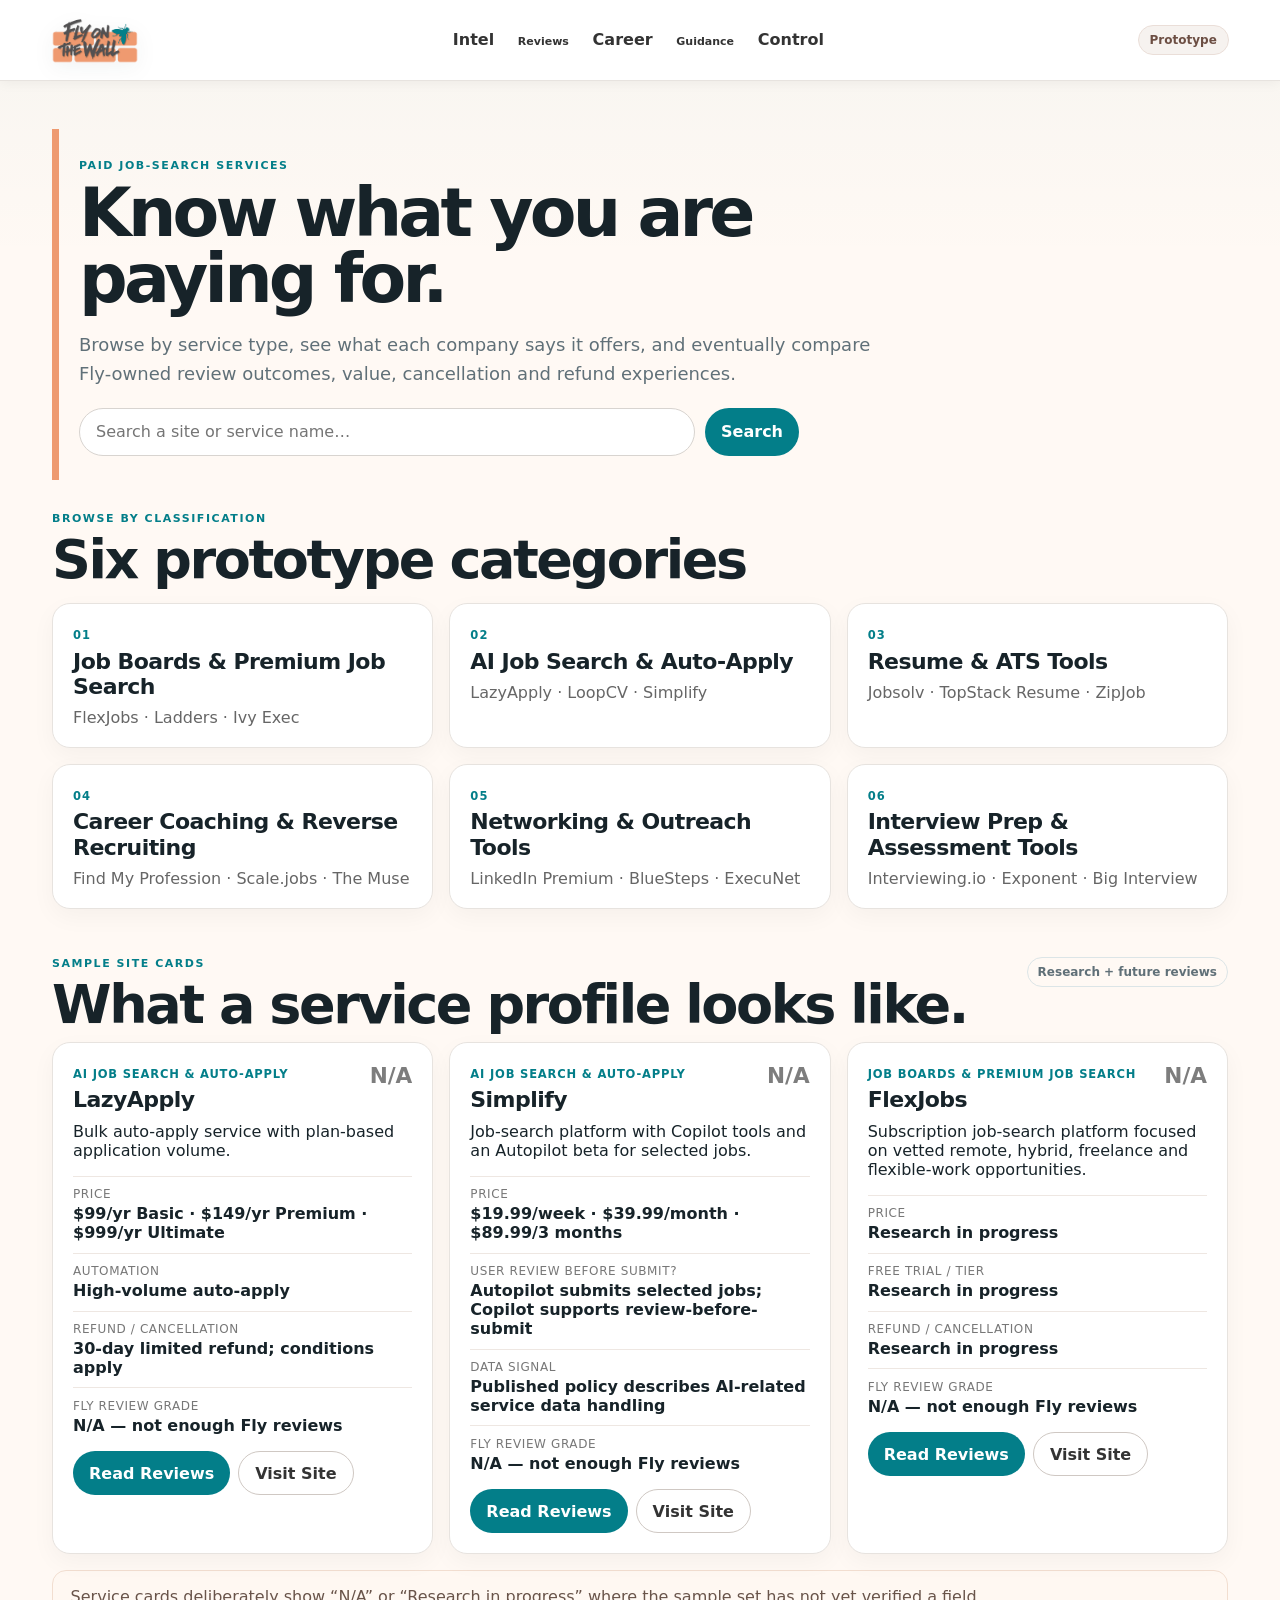
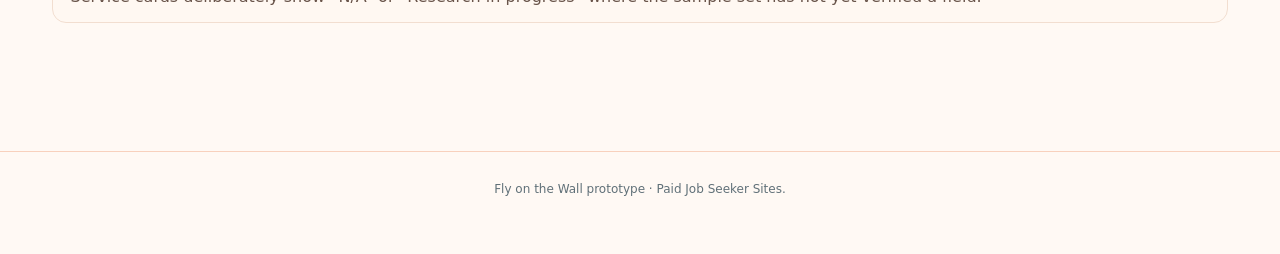
<file: tools.html>
<!doctype html>
<html lang="en"><head><meta charset="utf-8"><meta name="viewport" content="width=device-width,initial-scale=1"><meta name="description" content="Compare paid job-search services before you spend money."><title>3rd Party Services | Fly on the Wall</title><link rel="stylesheet" href="styles.css"></head>
<body><header class="site-header"><a class="brand" href="index.html"><img class="brand-wordmark" src="assets/fly-on-the-wall-logo-final.png" alt="Fly on the Wall"></a><nav class="main-nav fly-global-nav" aria-label="Fly product">
<a href="company-intelligence.html">Intel</a>
<div class="nav-dropdown">
<a class="nav-dropdown-trigger" href="reviews.html" aria-label="Open Reviews">Reviews</a>
<div class="nav-dropdown-menu">
<a href="reviews.html#apply-reviews">Apply Reviews</a>
<a href="reviews.html#interview-reviews">Interview Reviews</a>
<a href="reviews.html#company-reviews">Employee Reviews</a>
<a href="reviews.html#paid-service-reviews">Paid Service Reviews</a>
</div>
</div>
<a href="career-transition.html">Career</a>
    <div class="nav-dropdown">
      <a class="nav-dropdown-trigger" href="guidance.html" aria-label="Open Guidance">Guidance</a>
      <div class="nav-dropdown-menu"><a href="interview-prep.html">Interview Prep</a><a href="guidance.html">Guidance Resources</a></div>
    </div>
<a href="account.html">Control</a>
</nav><div class="prototype-badge">Prototype</div></header>
<main class="app-shell area-shell"><section class="area-hero"><p class="eyebrow">Paid job-search services</p><h1>Know what you are paying for.</h1><p>Browse by service type, see what each company says it offers, and eventually compare Fly-owned review outcomes, value, cancellation and refund experiences.</p><div class="service-search"><input type="search" placeholder="Search a site or service name…" aria-label="Search paid job seeker sites"><button type="button">Search</button></div></section>
<section class="classification-section"><p class="eyebrow">Browse by classification</p><h2>Six prototype categories</h2><div class="classification-grid">
<article><span>01</span><h3>Job Boards & Premium Job Search</h3><p>FlexJobs · Ladders · Ivy Exec</p></article>
<article><span>02</span><h3>AI Job Search & Auto-Apply</h3><p>LazyApply · LoopCV · Simplify</p></article>
<article><span>03</span><h3>Resume & ATS Tools</h3><p>Jobsolv · TopStack Resume · ZipJob</p></article>
<article><span>04</span><h3>Career Coaching & Reverse Recruiting</h3><p>Find My Profession · Scale.jobs · The Muse</p></article>
<article><span>05</span><h3>Networking & Outreach Tools</h3><p>LinkedIn Premium · BlueSteps · ExecuNet</p></article>
<article><span>06</span><h3>Interview Prep & Assessment Tools</h3><p>Interviewing.io · Exponent · Big Interview</p></article>
</div></section>
<section class="prototype-output-section"><div class="section-heading-row"><div><p class="eyebrow">Sample site cards</p><h2>What a service profile looks like.</h2></div><span class="signal-count">Research + future reviews</span></div>
<div class="service-card-grid">
<article class="service-detail-card"><div class="service-card-head"><div><span class="service-type">AI Job Search & Auto-Apply</span><h3>LazyApply</h3></div><strong>N/A</strong></div><p>Bulk auto-apply service with plan-based application volume.</p><dl><div><dt>Price</dt><dd>$99/yr Basic · $149/yr Premium · $999/yr Ultimate</dd></div><div><dt>Automation</dt><dd>High-volume auto-apply</dd></div><div><dt>Refund / cancellation</dt><dd>30-day limited refund; conditions apply</dd></div><div><dt>Fly review grade</dt><dd>N/A — not enough Fly reviews</dd></div></dl><div class="service-actions"><button>Read Reviews</button><button class="secondary">Visit Site</button></div></article>
<article class="service-detail-card"><div class="service-card-head"><div><span class="service-type">AI Job Search & Auto-Apply</span><h3>Simplify</h3></div><strong>N/A</strong></div><p>Job-search platform with Copilot tools and an Autopilot beta for selected jobs.</p><dl><div><dt>Price</dt><dd>$19.99/week · $39.99/month · $89.99/3 months</dd></div><div><dt>User review before submit?</dt><dd>Autopilot submits selected jobs; Copilot supports review-before-submit</dd></div><div><dt>Data signal</dt><dd>Published policy describes AI-related service data handling</dd></div><div><dt>Fly review grade</dt><dd>N/A — not enough Fly reviews</dd></div></dl><div class="service-actions"><button>Read Reviews</button><button class="secondary">Visit Site</button></div></article>
<article class="service-detail-card"><div class="service-card-head"><div><span class="service-type">Job Boards & Premium Job Search</span><h3>FlexJobs</h3></div><strong>N/A</strong></div><p>Subscription job-search platform focused on vetted remote, hybrid, freelance and flexible-work opportunities.</p><dl><div><dt>Price</dt><dd>Research in progress</dd></div><div><dt>Free trial / tier</dt><dd>Research in progress</dd></div><div><dt>Refund / cancellation</dt><dd>Research in progress</dd></div><div><dt>Fly review grade</dt><dd>N/A — not enough Fly reviews</dd></div></dl><div class="service-actions"><button>Read Reviews</button><button class="secondary">Visit Site</button></div></article>
</div><p class="prototype-note">Service cards deliberately show “N/A” or “Research in progress” where the sample set has not yet verified a field.</p></section>
</main><footer><p>Fly on the Wall prototype · Paid Job Seeker Sites.</p></footer><script data-fly-nav-script>
document.querySelectorAll(".nav-dropdown-trigger").forEach(function(btn){
  btn.addEventListener("click",function(){
    var open=btn.getAttribute("aria-expanded")==="true";
    btn.setAttribute("aria-expanded",open?"false":"true");
    btn.closest(".nav-dropdown").classList.toggle("open",!open);
  });
});
</script></body></html>
</file>
<file: styles.css>
:root{
  --teal:#037E89;
  --teal-dark:#05636b;
  --teal-soft:#e8f4f4;
  --orange:#EE9A70;
  --orange-soft:rgba(238,154,112,.16);
  --orange-line:rgba(238,154,112,.42);
  --white:#FFFFFF;
  --ink:#172329;
  --muted:#607078;
  --line:#dce5e7;
  --paper:#ffffff;
  --bg:#f5f8f8;
  --good:#16734d;
  --good-bg:#eaf6f0;
  --watch:#9a5b00;
  --watch-bg:#fff5dd;
  --risk:#a13d3d;
  --risk-bg:#fbecec;
  --shadow:0 14px 40px rgba(21,49,55,.09);
}
*{box-sizing:border-box}
html{scroll-behavior:smooth}
body{
  margin:0;
  font-family:Inter, ui-sans-serif, system-ui, -apple-system, BlinkMacSystemFont, "Segoe UI", sans-serif;
  color:var(--ink);
  background:
    radial-gradient(circle at 50% -8%, rgba(238,154,112,.14), transparent 28rem),
    var(--bg);
}
button,input{font:inherit}
button{cursor:pointer}
button:focus-visible,input:focus-visible{outline:3px solid rgba(3,126,137,.25);outline-offset:2px}
.site-header{
  position:sticky;top:0;z-index:10;
  display:flex;justify-content:space-between;align-items:center;
  gap:24px;padding:16px clamp(18px,4vw,56px);
  background:rgba(255,255,255,.96);
  border-bottom:1px solid var(--orange-line);
  backdrop-filter:blur(10px);
}
.brand{display:flex;align-items:center;gap:14px;min-width:0}
.brand-wordmark{display:block;width:148px;height:auto;flex:0 0 auto}
.brand-tagline{font-size:12px;color:var(--muted);margin-top:0;white-space:nowrap}
.prototype-badge{
  padding:7px 11px;border:1px solid var(--orange-line);border-radius:999px;
  color:var(--ink);font-size:12px;font-weight:800;background:var(--orange-soft);
}
.app-shell{max-width:1180px;margin:0 auto;padding:48px 22px 80px}
.hero{max-width:820px;margin:0 auto;text-align:center;padding:24px 0 54px}
.eyebrow{
  margin:0 0 8px;text-transform:uppercase;letter-spacing:.14em;
  font-size:11px;font-weight:900;color:var(--teal);
}
h1,h2,h3,p{margin-top:0}
h1{font-size:clamp(38px,6vw,68px);line-height:.98;letter-spacing:-.055em;margin-bottom:18px}
h2{font-size:clamp(34px,5vw,54px);line-height:1;letter-spacing:-.045em;margin-bottom:10px}
h3{font-size:22px;line-height:1.15;letter-spacing:-.025em;margin-bottom:14px}
.hero-copy{max-width:720px;margin:0 auto 28px;color:var(--muted);font-size:17px;line-height:1.65}
.search-wrap{
  display:grid;grid-template-columns:1fr auto;gap:10px;
  padding:8px;background:var(--white);border:1px solid var(--orange-line);border-radius:18px;
  box-shadow:0 14px 40px rgba(21,49,55,.09),0 0 0 4px rgba(238,154,112,.05);
}
.search-wrap input{
  border:0;background:transparent;padding:14px 16px;min-width:0;
  color:var(--ink);font-size:17px;outline:none;
}
.search-wrap button,.demo-company{
  border:0;border-radius:12px;font-weight:850;
}
.search-wrap button{background:var(--teal);color:white;padding:14px 20px}
.search-wrap button:hover{background:var(--teal-dark)}
.demo-pills{display:flex;align-items:center;justify-content:center;gap:8px;flex-wrap:wrap;margin-top:16px;color:var(--muted);font-size:13px}
.demo-company{padding:7px 11px;background:var(--orange-soft);color:var(--teal-dark);border:1px solid var(--orange-line)}
.search-message{min-height:20px;margin:12px 0 0;color:var(--risk);font-size:13px}
.dashboard{display:grid;gap:22px}
.company-hero,.panel,.insight-panel,.deep-dive-content{
  background:var(--paper);border:1px solid var(--line);border-radius:22px;
}
.company-hero{
  display:flex;align-items:center;justify-content:space-between;gap:26px;
  padding:30px;box-shadow:var(--shadow);
}
.company-meta{color:var(--muted);margin-bottom:0}
.overall-grade-card{
  flex:0 0 190px;padding:20px;border-radius:18px;text-align:center;
  background:var(--teal-soft);border:1px solid #c8e4e6;
}
.overall-grade-card span{display:block;font-size:12px;font-weight:900;color:var(--teal-dark);text-transform:uppercase;letter-spacing:.08em}
.overall-grade-card strong{display:block;font-size:58px;line-height:1;margin:8px 0;color:var(--teal-dark)}
.overall-grade-card small{color:var(--muted)}
.grade-grid{display:grid;grid-template-columns:repeat(5,1fr);gap:12px}
.grade-card{
  border:1px solid var(--line);background:white;border-radius:18px;padding:18px;
  display:flex;align-items:center;justify-content:space-between;gap:10px;
}
.grade-card span{font-size:13px;color:var(--muted);font-weight:750}
.grade-card strong{font-size:28px}
.insight-panel,.panel,.deep-dive-content{padding:26px}
.section-heading-row{display:flex;justify-content:space-between;align-items:flex-start;gap:20px}
.signal-count{font-size:12px;font-weight:800;color:var(--muted);padding:7px 10px;border:1px solid var(--line);border-radius:999px}
.findings-grid{display:grid;grid-template-columns:repeat(2,1fr);gap:12px}
.finding{
  border-radius:16px;padding:16px;border:1px solid var(--line);
  display:flex;gap:12px;align-items:flex-start;
}
.finding.good{background:var(--good-bg)}
.finding.watch{background:var(--watch-bg)}
.finding.risk{background:var(--risk-bg)}
.finding-icon{
  width:28px;height:28px;border-radius:50%;display:grid;place-items:center;
  flex:0 0 auto;font-size:14px;font-weight:900;background:white;
}
.finding strong{display:block;margin-bottom:5px;font-size:14px}
.finding p{margin:0;color:#46565d;font-size:14px;line-height:1.45}
.snapshot-grid{display:grid;grid-template-columns:1fr 1fr;gap:22px}
.metric-list{display:grid;gap:0}
.metric-row{
  display:flex;justify-content:space-between;gap:20px;padding:13px 0;
  border-bottom:1px solid var(--line);
}
.metric-row:last-child{border-bottom:0}
.metric-row span{color:var(--muted);font-size:13px}
.metric-row strong{text-align:right;font-size:14px}
.readout-block{padding:12px 0;border-bottom:1px solid var(--line)}
.readout-block:last-child{border-bottom:0}
.readout-block strong{display:block;margin-bottom:5px;font-size:12px;letter-spacing:.08em;text-transform:uppercase;color:var(--teal)}
.readout-block p{margin:0;color:#46565d;line-height:1.5;font-size:14px}
.deep-dive-nav{
  display:flex;gap:8px;overflow-x:auto;padding:6px;background:white;
  border:1px solid var(--line);border-radius:15px;
}
.deep-dive-nav button{
  border:0;background:transparent;color:var(--muted);font-weight:800;
  padding:11px 14px;border-radius:10px;white-space:nowrap;
}
.deep-dive-nav button.active{background:var(--teal);color:white}
.deep-dive-content{min-height:280px}
.deep-dive-header{display:flex;justify-content:space-between;align-items:flex-start;gap:20px;margin-bottom:18px}
.deep-dive-header p{max-width:720px;color:var(--muted);line-height:1.5}
.detail-table{width:100%;border-collapse:collapse}
.detail-table th,.detail-table td{padding:13px 12px;border-bottom:1px solid var(--line);vertical-align:top;text-align:left}
.detail-table th{font-size:11px;text-transform:uppercase;letter-spacing:.08em;color:var(--muted)}
.detail-table td{font-size:14px;line-height:1.45}
.detail-table tr:last-child td{border-bottom:0}
.source-btn{
  border:1px solid var(--line);background:white;border-radius:9px;padding:7px 9px;
  font-size:12px;font-weight:800;color:var(--teal-dark);
}
.source-list{display:grid;gap:12px}
.source-item{border:1px solid var(--line);border-radius:14px;padding:15px}
.source-item strong{display:block;margin-bottom:5px}
.source-item p{margin:0 0 8px;color:var(--muted);font-size:13px}
.source-item a{color:var(--teal-dark);font-weight:800;word-break:break-word}
dialog{border:0;border-radius:22px;width:min(680px,calc(100% - 28px));padding:0;box-shadow:0 28px 90px rgba(0,0,0,.2)}
dialog::backdrop{background:rgba(17,30,34,.55)}
.dialog-shell{padding:26px;position:relative}
.dialog-close{position:absolute;right:16px;top:14px;border:0;background:transparent;font-size:30px;color:var(--muted)}
.dialog-shell p{color:var(--muted);line-height:1.55}
.dialog-source{border-top:1px solid var(--line);padding:12px 0}
.dialog-source a{color:var(--teal-dark);font-weight:800}
footer{padding:30px 20px 46px;text-align:center;color:var(--muted);font-size:12px}
.sr-only{position:absolute;width:1px;height:1px;padding:0;margin:-1px;overflow:hidden;clip:rect(0,0,0,0);white-space:nowrap;border:0}
@media(max-width:900px){
  .grade-grid{grid-template-columns:repeat(2,1fr)}
  .snapshot-grid,.findings-grid{grid-template-columns:1fr}
}
@media(max-width:640px){
  .site-header{padding:12px 14px}
  .brand-tagline{display:none}
  .app-shell{padding:30px 14px 60px}
  .hero{padding-top:8px}
  .search-wrap{grid-template-columns:1fr}
  .search-wrap button{width:100%}
  .company-hero{align-items:stretch;flex-direction:column;padding:22px}
  .overall-grade-card{flex:auto}
  .grade-grid{grid-template-columns:1fr}
  .section-heading-row{flex-direction:column}
  .detail-table{display:block;overflow-x:auto}
}


/* Intelligence / AI-style prototype layer */
.hero-capabilities{
  display:flex;justify-content:center;gap:8px;flex-wrap:wrap;margin:-10px auto 26px
}
.hero-capabilities span{
  padding:7px 10px;border:1px solid var(--orange-line);background:rgba(255,255,255,.86);
  border-radius:999px;font-size:12px;font-weight:800;color:var(--muted)
}
.analysis-status{
  display:flex;align-items:center;gap:16px;padding:18px 20px;
  border:1px solid var(--orange-line);background:linear-gradient(135deg,rgba(238,154,112,.10),#fff 46%,#eef9f9);
  border-radius:18px
}
.analysis-status strong{font-size:16px}
.analysis-status p:last-child{margin:4px 0 0;color:var(--muted);font-size:13px}
.analysis-orb{
  width:38px;height:38px;border-radius:50%;
  background:radial-gradient(circle at 30% 30%,#fff 0 10%,#70dbe1 20%,var(--teal) 58%,#05464c 100%);
  box-shadow:0 0 0 6px rgba(3,126,137,.08);
  animation:pulseFly 1.1s ease-in-out infinite
}
@keyframes pulseFly{50%{transform:scale(1.08);box-shadow:0 0 0 11px rgba(3,126,137,.04)}}
.bizzie-brief{
  background:linear-gradient(145deg,#10272b,#17373c);
  color:white;border-radius:22px;padding:26px;box-shadow:var(--shadow)
}
.bizzie-brief .eyebrow{color:#80d9de}
.bizzie-brief h3{margin-bottom:0}
.bizzie-brief-header{display:flex;justify-content:space-between;gap:18px;align-items:flex-start;margin-bottom:18px}
.prototype-ai-badge{
  padding:7px 10px;border:1px solid rgba(255,255,255,.18);border-radius:999px;
  font-size:11px;font-weight:850;color:#c8f1f3;white-space:nowrap
}
.brief-grid{display:grid;grid-template-columns:repeat(4,1fr);gap:12px}
.brief-card{
  background:rgba(255,255,255,.07);border:1px solid rgba(255,255,255,.1);
  border-radius:16px;padding:16px
}
.brief-card span{display:block;color:#9fdcdf;font-size:10px;font-weight:900;letter-spacing:.1em;text-transform:uppercase;margin-bottom:7px}
.brief-card strong{display:block;font-size:15px;line-height:1.35;margin-bottom:6px}
.brief-card p{margin:0;color:#d7e7e8;font-size:13px;line-height:1.45}
.intelligence-grid{display:grid;grid-template-columns:1.35fr .85fr;gap:22px}
.prompt-chips{display:flex;gap:8px;flex-wrap:wrap;margin-bottom:16px}
.prompt-chip{
  border:1px solid #c8e1e3;background:var(--teal-soft);color:var(--teal-dark);
  border-radius:999px;padding:8px 11px;font-size:12px;font-weight:850
}
.prompt-chip:hover{background:#d8eeee}
.ask-answer{
  min-height:138px;padding:18px;border-radius:16px;border:1px solid var(--line);
  background:#fafcfc;position:relative;overflow:hidden
}
.ask-answer.loading::after{
  content:"";position:absolute;left:0;right:0;bottom:0;height:3px;
  background:linear-gradient(90deg,transparent,var(--teal),transparent);
  animation:scan 1s linear infinite
}
@keyframes scan{0%{transform:translateX(-100%)}100%{transform:translateX(100%)}}
.answer-kicker{display:block;color:var(--teal);font-size:10px;font-weight:900;letter-spacing:.1em;text-transform:uppercase;margin-bottom:8px}
.ask-answer p{margin:0;color:#405057;line-height:1.55}
.compare-controls{display:grid;grid-template-columns:1fr auto;gap:9px;margin-bottom:14px}
.compare-controls select{
  width:100%;border:1px solid var(--line);border-radius:11px;padding:11px;background:white;color:var(--ink)
}
.compare-controls button{
  border:0;border-radius:11px;background:var(--ink);color:white;font-weight:850;padding:11px 14px
}
.compare-result{
  border:1px solid var(--line);background:#fafcfc;border-radius:16px;padding:15px;min-height:138px
}
.compare-result p{color:var(--muted);font-size:13px;line-height:1.45;margin-bottom:8px}
.compare-score-row{display:flex;justify-content:space-between;gap:14px;padding:8px 0;border-bottom:1px solid var(--line);font-size:13px}
.compare-score-row:last-child{border-bottom:0}
.compare-score-row strong{font-size:16px}
.evidence-strength{
  display:inline-flex;align-items:center;padding:4px 7px;border-radius:999px;
  background:#eef4f5;color:#52666d;font-size:10px;font-weight:900;letter-spacing:.04em;
  margin-top:6px;text-transform:uppercase
}
@media(max-width:900px){
  .brief-grid{grid-template-columns:repeat(2,1fr)}
  .intelligence-grid{grid-template-columns:1fr}
}
@media(max-width:640px){
  .brief-grid{grid-template-columns:1fr}
  .bizzie-brief-header{flex-direction:column}
  .compare-controls{grid-template-columns:1fr}
}


/* Candidate review placeholder */
.reviews-placeholder{
  position:relative;
  display:grid;
  grid-template-columns:1.15fr 1fr;
  gap:22px;
  padding:24px;
  border:1px dashed #9fc9cd;
  border-radius:20px;
  background:linear-gradient(135deg,#f4fbfb,#fff);
}
.reviews-placeholder-copy h3{margin:2px 0 8px}
.reviews-placeholder-copy p:last-child{margin:0;color:var(--muted);line-height:1.55;max-width:650px}
.reviews-placeholder-stats{
  display:grid;
  grid-template-columns:repeat(2,1fr);
  gap:10px;
}
.reviews-placeholder-stats div{
  border:1px solid var(--line);
  border-radius:14px;
  background:white;
  padding:13px;
}
.reviews-placeholder-stats strong{
  display:block;
  font-size:20px;
  color:var(--teal);
  margin-bottom:4px;
}
.reviews-placeholder-stats span{
  display:block;
  font-size:11px;
  color:var(--muted);
  line-height:1.3;
}
.reviews-coming-soon{
  position:absolute;
  top:16px;
  right:18px;
  font-size:10px;
  font-weight:900;
  letter-spacing:.08em;
  text-transform:uppercase;
  color:var(--teal-dark);
}
@media(max-width:800px){
  .reviews-placeholder{grid-template-columns:1fr;padding-top:42px}
}


/* Job-seeker decision layer */
.decision-layer{
  background:#fff;border:1px solid var(--line);border-radius:22px;padding:24px;box-shadow:var(--shadow)
}
.decision-grid{
  display:grid;grid-template-columns:repeat(3,1fr);gap:12px;margin-top:18px
}
.decision-card{
  border:1px solid var(--line);border-radius:16px;padding:16px;background:#fbfdfd;min-height:138px
}
.decision-card.primary{
  grid-column:span 2;background:linear-gradient(135deg,#eef9f9,#fff);border-color:#b8dfe2
}
.decision-card .decision-label{
  display:block;font-size:10px;font-weight:900;letter-spacing:.08em;text-transform:uppercase;color:var(--muted);margin-bottom:7px
}
.decision-card strong{
  display:block;font-size:18px;line-height:1.25;color:var(--ink);margin-bottom:7px
}
.decision-card p{
  margin:0;color:var(--muted);font-size:13px;line-height:1.5
}
.decision-status{
  display:inline-flex;align-items:center;gap:6px;padding:5px 8px;border-radius:999px;
  font-size:10px;font-weight:900;letter-spacing:.04em;text-transform:uppercase;margin-top:10px
}
.decision-status.good{background:#e8f7ef;color:#276a45}
.decision-status.watch{background:#fff4dd;color:#8a5b06}
.decision-status.risk{background:#fde9e6;color:#9b3b2f}
.decision-status.unknown{background:#eef2f3;color:#58666b}
.application-path{
  margin-top:16px;border-top:1px solid var(--line);padding-top:16px
}
.application-path h4{margin:0 0 10px;font-size:14px}
.path-flow{display:flex;align-items:stretch;gap:7px;flex-wrap:wrap}
.path-step{
  flex:1 1 120px;min-width:110px;border:1px solid var(--line);border-radius:12px;padding:11px;background:#fafcfc
}
.path-step span{display:block;font-size:9px;text-transform:uppercase;font-weight:900;letter-spacing:.07em;color:var(--muted);margin-bottom:4px}
.path-step strong{font-size:12px;line-height:1.3}
.path-step em{display:block;font-style:normal;font-size:10px;color:var(--teal-dark);margin-top:4px}
@media(max-width:900px){
  .decision-grid{grid-template-columns:repeat(2,1fr)}
  .decision-card.primary{grid-column:span 2}
}
@media(max-width:640px){
  .decision-grid{grid-template-columns:1fr}
  .decision-card.primary{grid-column:span 1}
}


/* WOW decision layer v2 */
.decision-layer{
  padding:28px;
  border:1px solid #dce8e9;
  background:
    radial-gradient(circle at 96% 0%, rgba(3,126,137,.08), transparent 28%),
    radial-gradient(circle at 4% 100%, rgba(238,154,112,.10), transparent 24%),
    #fff;
}
.decision-layer .section-heading-row h3{
  font-size:26px;
  margin:2px 0 0;
}
.decision-grid{
  display:grid;
  grid-template-columns:repeat(4,minmax(0,1fr));
  gap:14px;
  margin-top:20px;
}
.decision-card{
  position:relative;
  min-height:0;
  padding:18px;
  border-radius:18px;
  overflow:hidden;
  background:#fff;
  border:1px solid #dde7e8;
  box-shadow:0 6px 18px rgba(28,52,56,.06);
}
.decision-card::before{
  content:"";
  position:absolute;
  inset:0 auto 0 0;
  width:4px;
  background:#aebabc;
}
.decision-card.tone-good::before{background:#3b9a68}
.decision-card.tone-watch::before{background:#d39a2f}
.decision-card.tone-risk::before{background:#c95b4a}
.decision-card.tone-unknown::before{background:#94a2a5}
.decision-hero{
  grid-column:1 / -1;
  display:grid;
  grid-template-columns:minmax(190px,.8fr) minmax(260px,1.4fr) auto;
  grid-template-areas:
    "top summary status"
    "answer summary status"
    "answer why status"
    "answer detail detail";
  column-gap:24px;
  align-items:center;
  padding:24px 26px;
  background:linear-gradient(120deg,#f1fbfb 0%,#ffffff 62%);
  border-color:#b9dcdf;
}
.decision-hero .decision-topline{grid-area:top}
.decision-hero .decision-answer{grid-area:answer;font-size:34px;max-width:460px}
.decision-hero .decision-summary{grid-area:summary;font-size:15px;max-width:700px}
.decision-hero .decision-why{grid-area:why;justify-self:start}
.decision-hero .decision-detail{grid-area:detail}
.decision-hero .decision-status{grid-area:status;justify-self:end}
.decision-topline{
  display:flex;
  align-items:center;
  gap:9px;
  margin-bottom:12px;
}
.decision-icon{
  width:32px;
  height:32px;
  border-radius:10px;
  display:inline-flex;
  align-items:center;
  justify-content:center;
  flex:0 0 auto;
  font-size:11px;
  line-height:1;
  font-weight:950;
  color:#fff;
  background:#26383c;
  letter-spacing:-.02em;
}
.tone-good .decision-icon{background:#327d57}
.tone-watch .decision-icon{background:#a86e0a}
.tone-risk .decision-icon{background:#a94437}
.tone-unknown .decision-icon{background:#667579}
.decision-card .decision-label{
  margin:0;
  font-size:13px;
  font-weight:950;
  letter-spacing:.045em;
  color:#34464a;
}
.decision-answer{
  display:block;
  margin:2px 0 9px;
  font-size:27px;
  line-height:1.05;
  letter-spacing:-.025em;
  color:#172a2e;
}
.decision-summary{
  margin:0 0 10px;
  color:#5a696d;
  font-size:12px;
  line-height:1.45;
}
.decision-critical{
  min-height:190px;
}
.decision-critical .decision-answer{
  font-size:29px;
  margin-top:8px;
}
.decision-support{
  grid-column:span 2;
  min-height:148px;
}
.decision-support .decision-answer{
  color:var(--teal-dark);
}
.decision-why{
  border:0;
  background:transparent;
  padding:0;
  margin:0 0 8px;
  color:var(--teal-dark);
  font-size:11px;
  font-weight:900;
  cursor:pointer;
  text-decoration:underline;
  text-underline-offset:3px;
}
.decision-detail{
  margin:2px 0 10px;
  padding:10px 11px;
  border-radius:10px;
  background:#f5f8f8;
  color:#526166;
  font-size:11px;
  line-height:1.45;
}
.decision-status{
  margin-top:10px;
  padding:6px 9px;
  font-size:9px;
}
.application-path{
  margin-top:20px;
  padding-top:20px;
}
.application-path-heading{
  display:flex;
  align-items:flex-end;
  justify-content:space-between;
  gap:14px;
  margin-bottom:12px;
}
.application-path-heading h4{
  margin:3px 0 0;
  font-size:17px;
}
.path-note{
  font-size:10px;
  font-weight:800;
  color:var(--muted);
}
.path-flow{
  display:grid;
  grid-template-columns:repeat(6,minmax(0,1fr));
  gap:9px;
}
.path-step{
  position:relative;
  min-width:0;
  min-height:92px;
  padding:12px 13px;
  background:#f9fbfb;
}
.path-step span{font-size:9px}
.path-step strong{
  display:block;
  font-size:13px;
  line-height:1.25;
}
.path-step em{
  font-size:9px;
  line-height:1.3;
}
.path-arrow{
  position:absolute;
  right:-8px;
  top:34px;
  z-index:3;
  width:16px;
  height:16px;
  border-radius:50%;
  display:flex;
  align-items:center;
  justify-content:center;
  background:#fff;
  border:1px solid var(--line);
  color:var(--teal-dark);
  font-size:10px;
}
@media(max-width:1000px){
  .decision-grid{grid-template-columns:repeat(2,minmax(0,1fr))}
  .decision-hero{grid-column:1/-1;grid-template-columns:1fr;grid-template-areas:"top" "answer" "summary" "why" "detail" "status"}
  .decision-hero .decision-status{justify-self:start}
  .decision-support{grid-column:span 2}
  .path-flow{grid-template-columns:repeat(3,minmax(0,1fr))}
}
@media(max-width:640px){
  .decision-layer{padding:20px}
  .decision-grid{grid-template-columns:1fr}
  .decision-support{grid-column:span 1}
  .decision-hero .decision-answer{font-size:30px}
  .decision-critical .decision-answer{font-size:27px}
  .path-flow{grid-template-columns:repeat(2,minmax(0,1fr))}
  .application-path-heading{align-items:flex-start;flex-direction:column}
}

.hero-brandmark{
  display:block;
  width:170px;
  max-width:42vw;
  height:auto;
  margin:0 auto 18px;
  filter:drop-shadow(0 10px 18px rgba(23,35,41,.08));
}
.brand-wordmark{
  width:88px;
  max-height:84px;
  object-fit:contain;
}
@media(max-width:700px){
  .brand-tagline{display:none}
  .brand-wordmark{width:72px;max-height:70px}
  .hero-brandmark{width:145px;margin-bottom:14px}
}

/* Mobile cleanup v3 */
@media(max-width:700px){
  html,body{overflow-x:hidden}
  .site-header{padding:10px 14px;gap:10px}
  .brand{gap:8px;min-width:0}
  .brand-wordmark{width:92px;max-height:64px;object-fit:contain}
  .prototype-badge{font-size:10px;padding:6px 9px}
  .app-shell{padding:18px 12px 56px;max-width:100%}
  .hero{padding:12px 0 28px}
  .hero-brandmark{width:170px;max-width:58vw;margin:0 auto 14px}
  h1{font-size:38px}
  .hero-copy{font-size:15px;line-height:1.5}
  .search-wrap{grid-template-columns:1fr}
  .search-wrap button{width:100%}
  .company-hero{flex-direction:column;align-items:stretch;padding:20px;overflow:hidden}
  .company-hero>div:first-child{min-width:0}
  #companyIndustry,.company-meta{overflow-wrap:anywhere;word-break:break-word}
  .overall-grade-card{flex:0 0 auto;width:100%;max-width:none}
  .grade-grid{grid-template-columns:1fr}
  .grade-card{min-width:0}
  .dashboard{gap:16px}
  .panel,.insight-panel,.deep-dive-content,.decision-layer,.bizzie-brief{padding:18px}
  .findings-grid,.snapshot-grid,.intelligence-grid{grid-template-columns:1fr}
  .detail-table{display:block;overflow-x:auto;-webkit-overflow-scrolling:touch}
  .deep-dive-nav{overflow-x:auto;white-space:nowrap;padding-bottom:4px}
  .path-flow{grid-template-columns:1fr}
}


/* Locked Fly on the Wall brand palette — Oct 2026 */
::selection{background:rgba(238,154,112,.38);color:var(--ink)}
.hero-brandmark{filter:drop-shadow(0 10px 18px rgba(23,35,41,.08))}
.site-header .brand-wordmark{filter:drop-shadow(0 5px 10px rgba(23,35,41,.06))}
footer{border-top:1px solid var(--orange-line)}


/* Full user-testing feature explorer */
.prototype-explorer{margin:0 0 34px;padding:28px;background:linear-gradient(145deg,#fff,#f8fbfb);border:1px solid var(--orange-line);border-radius:24px;box-shadow:var(--shadow)}
.prototype-explorer-header{display:flex;justify-content:space-between;align-items:flex-start;gap:28px;margin-bottom:20px}
.prototype-explorer-header h2{font-size:clamp(30px,4vw,46px)}
.prototype-explorer-header p{max-width:780px;color:var(--muted);line-height:1.6}
.prototype-total,.prototype-count{min-width:120px;text-align:center;padding:14px 16px;border-radius:18px;background:var(--teal-soft);border:1px solid #c8e4e6}
.prototype-total strong,.prototype-count strong{display:block;color:var(--teal-dark);font-size:32px;line-height:1}
.prototype-total span,.prototype-count span{display:block;margin-top:6px;color:var(--muted);font-size:11px;font-weight:850;text-transform:uppercase;letter-spacing:.08em}
.prototype-area-tabs{display:flex;gap:8px;overflow-x:auto;padding:7px;background:white;border:1px solid var(--line);border-radius:16px;margin-bottom:18px}
.prototype-area-tabs button{border:0;background:transparent;color:var(--muted);padding:10px 13px;border-radius:10px;font-weight:850;white-space:nowrap}
.prototype-area-tabs button.active{background:var(--teal);color:#fff}
.prototype-area-panel{display:grid;gap:18px}
.prototype-area-head{display:flex;justify-content:space-between;align-items:flex-start;gap:22px}
.prototype-area-head h3{font-size:28px;margin-bottom:6px}
.prototype-area-head p{color:var(--muted);margin-bottom:0}
.prototype-modules{display:grid;gap:18px}
.prototype-module{display:grid;gap:12px}
.prototype-module-title{display:flex;justify-content:space-between;align-items:center;gap:12px}
.prototype-module-title h4{margin:0;font-size:15px}
.prototype-module-title span{font-size:11px;color:var(--muted)}
.prototype-feature-grid{display:grid;grid-template-columns:repeat(3,minmax(0,1fr));gap:12px}
.prototype-feature-card{min-height:180px;padding:16px;background:#fff;border:1px solid var(--line);border-radius:16px;display:flex;flex-direction:column;box-shadow:0 6px 18px rgba(21,49,55,.04)}
.prototype-feature-card:focus-within,.prototype-feature-card:hover{border-color:#add4d8;box-shadow:0 10px 24px rgba(3,126,137,.08)}
.prototype-feature-top{display:flex;justify-content:space-between;gap:8px;align-items:center;margin-bottom:12px}
.prototype-status,.prototype-source{font-size:10px;font-weight:900;letter-spacing:.04em;text-transform:uppercase;border-radius:999px;padding:5px 7px}
.prototype-status.demo{background:var(--good-bg);color:var(--good)}
.prototype-status.test{background:var(--orange-soft);color:#875130}
.prototype-status.na{background:#f1f4f5;color:#68777d}
.prototype-source{background:var(--teal-soft);color:var(--teal-dark)}
.prototype-feature-card h5{font-size:16px;line-height:1.25;margin:0 0 8px}
.prototype-feature-card p{font-size:13px;line-height:1.45;color:var(--muted);margin:0 0 16px}
.prototype-link{margin-top:auto;align-self:flex-start;border:0;background:transparent;color:var(--teal-dark);padding:0;font-size:12px;font-weight:900}
.prototype-input-card{padding:18px;background:#fff;border:1px solid var(--line);border-radius:16px;display:grid;gap:10px}
.prototype-input-card label{font-size:12px;font-weight:900;color:var(--teal-dark)}
.prototype-input-card textarea,.prototype-input-card select{width:100%;border:1px solid var(--line);border-radius:12px;padding:12px;background:#fbfdfd;min-height:48px;font:inherit}
.prototype-input-card textarea{min-height:100px;resize:vertical}
.prototype-primary{justify-self:start;border:0;border-radius:11px;background:var(--teal);color:#fff;padding:11px 15px;font-weight:850}
.prototype-input-card small{color:var(--muted)}
.prototype-detail-value{margin:18px 0;padding:16px;border-radius:14px;background:var(--teal-soft);border:1px solid #c8e4e6}
.prototype-detail-value strong{display:block;margin-bottom:6px;color:var(--teal-dark)}
.prototype-detail-value p{margin:0}
.prototype-detail-note{font-size:12px}
@media(max-width:900px){.prototype-feature-grid{grid-template-columns:repeat(2,minmax(0,1fr))}}
@media(max-width:640px){.prototype-explorer{padding:20px}.prototype-explorer-header,.prototype-area-head{flex-direction:column}.prototype-feature-grid{grid-template-columns:1fr}.prototype-total,.prototype-count{min-width:0;text-align:left}.prototype-total strong,.prototype-count strong{display:inline;margin-right:8px}}


/* Multi-page product prototype */
.main-nav{display:flex;gap:4px;align-items:center;overflow-x:auto;white-space:nowrap;flex:1;justify-content:center}
.main-nav a{color:var(--muted);text-decoration:none;font-size:11px;font-weight:850;padding:8px 9px;border-radius:9px}
.main-nav a:hover{background:var(--teal-soft);color:var(--teal-dark)}
.product-hub{margin:0 0 36px}
.product-hub-head{display:flex;justify-content:space-between;gap:24px;align-items:flex-end;margin-bottom:18px}
.product-hub-head h2{font-size:clamp(30px,4.5vw,50px)}
.product-hub-head p{max-width:720px;color:var(--muted);line-height:1.55}
.hub-count{white-space:nowrap;padding:8px 11px;background:var(--orange-soft);border:1px solid var(--orange-line);border-radius:999px;font-size:11px;font-weight:900}
.product-hub-grid{display:grid;grid-template-columns:repeat(4,1fr);gap:12px}
.product-hub-grid a{min-height:190px;padding:20px;background:white;border:1px solid var(--line);border-radius:18px;text-decoration:none;color:var(--ink);box-shadow:0 5px 16px rgba(21,49,55,.04);transition:.15s ease}
.product-hub-grid a:hover{transform:translateY(-2px);border-color:#aad2d5;box-shadow:0 12px 28px rgba(3,126,137,.09)}
.product-hub-grid span{font-size:10px;text-transform:uppercase;letter-spacing:.08em;font-weight:900;color:var(--teal)}
.product-hub-grid h3{margin:10px 0 8px;font-size:18px}
.product-hub-grid p{margin:0;color:var(--muted);font-size:13px;line-height:1.45}

.area-shell{max-width:1220px}
.area-hero{padding:30px 0 24px;max-width:880px}
.area-hero>p:last-of-type{font-size:18px;line-height:1.6;color:var(--muted);max-width:800px}
.area-meta{display:flex;gap:8px;flex-wrap:wrap}
.area-meta span{padding:7px 10px;border:1px solid var(--orange-line);border-radius:999px;background:#fff;font-size:11px;font-weight:850;color:var(--muted)}
.experience-preview{display:grid;grid-template-columns:1.2fr 1fr 1fr;gap:14px;margin:6px 0 28px}
.preview-card,.workflow-card,.community-preview article{background:white;border:1px solid var(--line);border-radius:20px;padding:22px;box-shadow:var(--shadow)}
.preview-card.hero-preview{background:linear-gradient(140deg,var(--teal-soft),#fff)}
.preview-card strong{display:block;font-size:25px;line-height:1.1;margin:8px 0 10px;color:var(--ink)}
.preview-card p{color:var(--muted);font-size:13px;line-height:1.45;margin:0}
.mini-label{font-size:10px;font-weight:900;text-transform:uppercase;letter-spacing:.08em;color:var(--teal)}
.mega-grade{font-size:50px!important;color:var(--teal-dark)!important}
.workflow-card{display:grid;gap:12px;margin:6px 0 28px}
.workflow-card label{font-weight:900}
.workflow-card textarea{min-height:130px;border:1px solid var(--line);border-radius:14px;padding:14px;font:inherit;resize:vertical}
.workflow-output{display:grid;grid-template-columns:180px 1fr;gap:8px 18px;margin-top:8px;padding-top:16px;border-top:1px solid var(--line)}
.workflow-output strong{font-size:12px;color:var(--teal-dark)}
.workflow-output p{margin:0;color:var(--muted);font-size:13px}
.community-preview{display:grid;grid-template-columns:repeat(3,1fr);gap:14px;margin:6px 0 28px}
.community-preview article h3{font-size:20px;margin:8px 0}
.community-preview article p{color:var(--muted);font-size:13px;line-height:1.45}
.page-modules{display:grid;gap:28px}
.page-module{display:grid;gap:14px}
.module-head{display:flex;justify-content:space-between;align-items:flex-end;gap:18px}
.module-head h2{font-size:28px}
.module-head>span{font-size:11px;color:var(--muted);font-weight:850}
.feature-board{display:grid;grid-template-columns:repeat(3,1fr);gap:12px}
.feature-tile{min-height:190px;padding:18px;background:#fff;border:1px solid var(--line);border-radius:17px;display:flex;flex-direction:column;justify-content:space-between}
.feature-tile h3{font-size:16px;margin:12px 0 8px}
.feature-tile p{font-size:13px;line-height:1.45;color:var(--muted);margin:0}
.page-toast{position:fixed;left:50%;bottom:26px;transform:translate(-50%,25px);opacity:0;z-index:1000;background:#172329;color:#fff;padding:12px 16px;border-radius:12px;max-width:min(680px,calc(100% - 28px));font-size:12px;box-shadow:0 18px 50px rgba(0,0,0,.22);transition:.18s ease;pointer-events:none}
.page-toast.show{opacity:1;transform:translate(-50%,0)}

@media(max-width:1050px){.product-hub-grid{grid-template-columns:repeat(2,1fr)}.feature-board{grid-template-columns:repeat(2,1fr)}.main-nav{justify-content:flex-start}}
@media(max-width:760px){.main-nav{order:3;width:100%}.site-header{flex-wrap:wrap}.product-hub-head{align-items:flex-start;flex-direction:column}.product-hub-grid,.feature-board,.experience-preview,.community-preview{grid-template-columns:1fr}.workflow-output{grid-template-columns:1fr}.area-hero{padding-top:12px}}


/* Interview Prep working prototype */
.workflow-choice{display:grid;grid-template-columns:1fr auto 1.4fr;gap:16px;align-items:start}
.workflow-field{display:grid;gap:8px}
.workflow-field input,.workflow-field textarea{
  width:100%;background:#fff;color:var(--ink);border:2px solid #cddfe1;border-radius:14px;
  padding:14px;font:inherit;outline:none;pointer-events:auto;user-select:text;-webkit-user-select:text
}
.workflow-field input{min-height:52px}
.workflow-field textarea{min-height:180px;resize:vertical}
.workflow-field input:focus,.workflow-field textarea:focus{border-color:var(--teal);box-shadow:0 0 0 4px rgba(3,126,137,.09)}
.workflow-or{align-self:center;justify-self:center;font-size:11px;font-weight:950;color:var(--muted);padding:7px;background:#f1f5f5;border-radius:999px}
.workflow-help{font-size:12px;color:var(--muted);line-height:1.5;margin:0}
.workflow-actions{display:flex;gap:9px;flex-wrap:wrap}
.prototype-secondary{border:1px solid var(--line);background:#fff;color:var(--ink);border-radius:11px;padding:11px 15px;font-weight:850}
.workflow-message{min-height:20px;margin:0;color:var(--teal-dark);font-size:12px;font-weight:700}
.interview-output{margin-top:10px;padding-top:22px;border-top:1px solid var(--line)}
.interview-result-head{display:flex;justify-content:space-between;gap:20px;align-items:flex-start}
.interview-result-head h2{font-size:32px;margin-bottom:6px}
.interview-result-head p{color:var(--muted)}
.analysis-source-note{padding:11px 13px;border-radius:12px;background:var(--orange-soft);border:1px solid var(--orange-line);font-size:12px;line-height:1.45}
.interview-result-grid{display:grid;grid-template-columns:repeat(2,1fr);gap:10px;margin:14px 0}
.interview-result-grid section{padding:14px;border:1px solid var(--line);border-radius:14px;background:#fafcfc}
.interview-result-grid strong{display:block;margin-top:7px;font-size:14px}
.prep-section{padding:18px 0;border-top:1px solid var(--line)}
.prep-section h3{font-size:18px;margin-bottom:9px}
.prep-section ul{margin:0;padding-left:20px;color:#405057}
.prep-section li{margin:7px 0;line-height:1.45;font-size:13px}
@media(max-width:800px){.workflow-choice{grid-template-columns:1fr}.workflow-or{align-self:auto}.interview-result-grid{grid-template-columns:1fr}.interview-result-head{flex-direction:column}}


/* Compact product layout — reduce card overload */
.page-modules{gap:34px}
.page-module{gap:10px}
.module-head{padding-bottom:8px;border-bottom:1px solid var(--line)}
.module-head h2{font-size:24px;margin-bottom:0}
.feature-board{display:none}
.feature-list{display:grid}
.feature-row{
  display:grid;grid-template-columns:minmax(0,1fr) auto;gap:18px;align-items:center;
  padding:14px 2px;border-bottom:1px solid var(--line)
}
.feature-row:last-child{border-bottom:0}
.feature-row-main h3{font-size:15px;margin:0 0 4px;letter-spacing:-.01em}
.feature-row-main p{margin:0;color:var(--muted);font-size:12px;line-height:1.45;max-width:800px}
.feature-row-meta{display:flex;align-items:center;gap:10px;white-space:nowrap}
.feature-row .prototype-link{margin:0}
.experience-preview{grid-template-columns:1.2fr 1fr 1fr;gap:10px}
.preview-card,.community-preview article{box-shadow:none;border-radius:15px;padding:17px}
.workflow-card{box-shadow:none}
@media(max-width:760px){
  .feature-row{grid-template-columns:1fr;gap:9px}
  .feature-row-meta{justify-content:space-between}
}


/* Fly brand color pass */
.area-hero,
.product-hub,
.page-module,
.workflow-card,
.interview-output,
.community-preview{
  accent-color:var(--teal);
}
.area-hero h1,
.area-hero h2,
.module-head h2,
.product-hub h2,
.interview-result-head h2{
  color:var(--ink);
}
.module-head{
  border-bottom-color:rgba(3,126,137,.22);
}
.feature-row{
  border-bottom-color:rgba(3,126,137,.14);
}
.feature-row:hover{
  background:linear-gradient(90deg,rgba(3,126,137,.045),rgba(238,154,112,.035));
}
.prototype-status.demo{
  background:rgba(3,126,137,.10);
  color:var(--teal-dark);
}
.prototype-status.test{
  background:var(--orange-soft);
  color:#8a4f32;
}
.prototype-status.na{
  background:#f4f1ed;
  color:#756c66;
}
.preview-card.hero-preview,
.analysis-source-note,
.interview-result-grid section,
.workflow-output,
.page-module{
  border-color:rgba(3,126,137,.16);
}
.preview-card.hero-preview{
  background:linear-gradient(135deg,rgba(3,126,137,.12),rgba(238,154,112,.08),#fff);
}
.workflow-card{
  background:linear-gradient(180deg,#fffdf9,#fff);
  border-color:rgba(238,154,112,.34);
}
.feature-row-meta .prototype-link,
.prototype-link{
  color:var(--teal-dark);
}
.prototype-primary{
  background:var(--teal);
}
.prototype-primary:hover{
  background:var(--teal-dark);
}
.prototype-secondary{
  border-color:rgba(238,154,112,.55);
  background:#fffaf7;
}
.area-meta span,
.hub-count{
  background:rgba(238,154,112,.12);
  border-color:rgba(238,154,112,.42);
}
.main-nav a:hover{
  background:rgba(3,126,137,.10);
}
.page-toast{
  background:var(--teal-dark);
}


/* Existing research browser */
.research-browser{margin:6px 0 30px;padding:22px;background:#fff;border:1px solid rgba(3,126,137,.18);border-radius:18px}
.research-toolbar{display:flex;justify-content:space-between;gap:20px;align-items:end;padding-bottom:16px;border-bottom:1px solid rgba(3,126,137,.14)}
.research-toolbar h2{font-size:28px;margin:0}
.research-toolbar label{display:grid;gap:6px;font-size:11px;font-weight:900;color:var(--teal-dark);min-width:220px}
.research-company-select{width:100%;border:1px solid rgba(3,126,137,.28);border-radius:11px;padding:10px 12px;background:#fff;color:var(--ink);font:inherit}
.research-company-output{padding-top:18px}
.research-title{display:flex;justify-content:space-between;gap:18px;align-items:flex-start;margin-bottom:16px}
.research-title h3{font-size:26px;margin:0 0 4px}
.research-title p{margin:0;color:var(--muted)}
.research-grade{display:flex;align-items:center;gap:10px;padding:9px 12px;background:var(--teal-soft);border-radius:13px}
.research-grade span{font-size:10px;text-transform:uppercase;font-weight:900;color:var(--teal-dark)}
.research-grade strong{font-size:28px;color:var(--teal-dark)}
.research-kpis{display:grid;grid-template-columns:repeat(5,1fr);gap:8px;margin-bottom:18px}
.research-kpis>div{padding:12px 13px;border-top:3px solid var(--teal);background:#fbfefe}
.research-kpis span,.job-decision-strip span,.job-facts span,.research-readout span,.application-path-compact span{display:block;font-size:10px;text-transform:uppercase;letter-spacing:.05em;font-weight:900;color:var(--teal-dark);margin-bottom:5px}
.research-kpis strong{font-size:20px}
.research-columns{display:grid;grid-template-columns:1.4fr .8fr;gap:24px}
.research-columns h3,.application-path-compact h3{font-size:17px;margin:0 0 10px}
.research-line{display:grid;grid-template-columns:auto 1fr;gap:10px;padding:11px 0;border-bottom:1px solid var(--line)}
.research-line strong{font-size:13px}
.research-line p{margin:3px 0 0;color:var(--muted);font-size:12px;line-height:1.45}
.research-metric{display:flex;justify-content:space-between;gap:16px;padding:10px 0;border-bottom:1px solid var(--line);font-size:12px}
.research-metric span{color:var(--muted)}
.research-metric strong{text-align:right}
.research-readout{display:grid;grid-template-columns:repeat(3,1fr);gap:10px;margin-top:18px;padding-top:16px;border-top:1px solid rgba(3,126,137,.14)}
.research-readout>div{padding:12px;background:linear-gradient(180deg,#fffdf9,#fff);border-left:3px solid var(--orange)}
.research-readout p{margin:0;color:var(--muted);font-size:12px;line-height:1.45}
.job-decision-strip{display:grid;grid-template-columns:repeat(3,1fr);gap:10px}
.job-decision-strip>div{padding:15px 16px;background:linear-gradient(135deg,rgba(3,126,137,.08),rgba(238,154,112,.06));border-top:3px solid var(--teal)}
.job-decision-strip strong{display:block;font-size:18px;margin-bottom:6px}
.job-decision-strip p,.job-facts p{margin:0;color:var(--muted);font-size:12px;line-height:1.45}
.job-facts{display:grid;grid-template-columns:repeat(3,1fr);gap:18px;margin-top:18px;padding-top:16px;border-top:1px solid var(--line)}
.job-facts strong{display:block;font-size:15px;margin-bottom:5px}
.application-path-compact{margin-top:18px;padding-top:16px;border-top:1px solid var(--line)}
.application-path-compact>div{display:grid;grid-template-columns:150px 180px 1fr;gap:14px;padding:8px 0;border-bottom:1px solid rgba(3,126,137,.10);align-items:center}
.application-path-compact strong{font-size:12px}
.application-path-compact em{font-style:normal;color:var(--muted);font-size:11px}
@media(max-width:900px){.research-kpis{grid-template-columns:repeat(2,1fr)}.research-columns,.research-readout,.job-decision-strip,.job-facts{grid-template-columns:1fr}.research-toolbar{align-items:flex-start;flex-direction:column}.application-path-compact>div{grid-template-columns:1fr}}


/* Fly research visibility + true brand hierarchy */
:root{
  --fly-teal:#037E89;
  --fly-orange:#EE9A70;
  --fly-cream:#FFF9F4;
}
body{
  background:
    linear-gradient(180deg,rgba(3,126,137,.035),transparent 260px),
    var(--fly-cream);
}
.site-header{
  background:var(--fly-teal);
  border-bottom:4px solid var(--fly-orange);
}
.site-header .main-nav a{color:rgba(255,255,255,.9)}
.site-header .main-nav a:hover{background:rgba(255,255,255,.14);color:#fff}
.site-header .prototype-badge{
  color:#fff;background:rgba(238,154,112,.22);border-color:rgba(255,255,255,.35)
}
.area-hero{
  border-left:7px solid var(--fly-orange);
  padding-left:20px;
}
.area-hero .eyebrow,.module-head .eyebrow,.deep-dive-title-row .eyebrow{color:var(--fly-teal)}
.area-meta span{
  color:#7b4a31;
  background:rgba(238,154,112,.18);
  border-color:rgba(238,154,112,.48);
}
.research-browser{
  border:0;
  border-top:8px solid var(--fly-teal);
  border-bottom:5px solid var(--fly-orange);
  background:#fff;
  box-shadow:0 16px 40px rgba(3,126,137,.08);
}
.research-toolbar{
  background:linear-gradient(90deg,rgba(3,126,137,.08),rgba(238,154,112,.08));
  margin:-22px -22px 18px;
  padding:20px 22px;
}
.research-grade{
  background:var(--fly-teal);
}
.research-grade span,.research-grade strong{color:#fff}
.research-kpis>div{
  border-top:4px solid var(--fly-orange);
  background:rgba(3,126,137,.045);
}
.research-readout>div:nth-child(1){border-left-color:var(--fly-teal)}
.research-readout>div:nth-child(2){border-left-color:var(--fly-orange)}
.research-readout>div:nth-child(3){border-left-color:#8a6f61}
.prototype-status.researched{
  background:rgba(3,126,137,.13);
  color:var(--fly-teal);
}
.prototype-status.pending{
  background:rgba(238,154,112,.18);
  color:#8a4f32;
}
.real-deep-dives{
  margin-top:24px;
  padding-top:22px;
  border-top:3px solid rgba(3,126,137,.18);
}
.deep-dive-title-row{
  display:flex;justify-content:space-between;gap:18px;align-items:flex-end;margin-bottom:12px
}
.deep-dive-title-row h3{font-size:22px;margin:0}
.deep-dive-title-row>span{font-size:11px;font-weight:850;color:var(--muted)}
.real-deep-dive-nav{
  display:flex;gap:6px;overflow-x:auto;padding:5px;
  background:rgba(3,126,137,.07);border-radius:12px;margin-bottom:14px
}
.real-deep-dive-nav button{
  border:0;background:transparent;color:var(--fly-teal);font-weight:850;
  padding:9px 12px;border-radius:9px;white-space:nowrap
}
.real-deep-dive-nav button.active{
  background:var(--fly-teal);color:#fff
}
.real-deep-dive-content{
  background:#fffdfb;
  border-left:5px solid var(--fly-orange);
  padding:18px 18px 8px;
}
.deep-dive-section-head h4{font-size:20px;margin:0 0 5px}
.deep-dive-section-head p{color:var(--muted);font-size:13px;line-height:1.45}
.deep-dive-row{
  display:grid;grid-template-columns:minmax(220px,1.3fr) auto minmax(220px,1fr);
  gap:14px;align-items:start;padding:12px 0;border-bottom:1px solid rgba(3,126,137,.12)
}
.deep-dive-row strong{font-size:13px}
.deep-dive-row>div p,.deep-dive-meaning{margin:4px 0 0;color:var(--muted);font-size:12px;line-height:1.4}
.signal-pill{
  padding:5px 8px;border-radius:999px;background:rgba(3,126,137,.10);
  color:var(--fly-teal);font-size:10px;font-weight:900;text-transform:uppercase
}
.source-rows>div{
  padding:12px 0;border-bottom:1px solid rgba(3,126,137,.12)
}
.source-rows strong{font-size:13px}
.source-rows p{margin:4px 0;color:var(--muted);font-size:12px}
.source-rows a{color:var(--fly-teal);font-size:12px;font-weight:900}
.page-module{
  padding:0 4px 4px;
}
.module-head{
  background:linear-gradient(90deg,rgba(3,126,137,.08),transparent);
  padding:10px 12px;
  border-left:4px solid var(--fly-teal);
}
.feature-row:hover{
  background:linear-gradient(90deg,rgba(3,126,137,.06),rgba(238,154,112,.05));
}
@media(max-width:800px){
  .deep-dive-row{grid-template-columns:1fr}
  .deep-dive-title-row{align-items:flex-start;flex-direction:column}
}


/* Know before you apply — Fly palette only */
.decision-layer{
  border-color:rgba(3,126,137,.26);
  background:
    radial-gradient(circle at 96% 0%, rgba(3,126,137,.10), transparent 30%),
    radial-gradient(circle at 4% 100%, rgba(238,154,112,.16), transparent 26%),
    #fffaf7;
}
.decision-layer .eyebrow{color:var(--teal)}
.decision-layer .signal-count{
  color:#7f4b31;
  background:rgba(238,154,112,.16);
  border-color:rgba(238,154,112,.45);
}
.decision-card{
  border-color:rgba(3,126,137,.16);
  background:#fff;
}
.decision-card::before{background:rgba(3,126,137,.35)}
.decision-card.tone-good::before{background:var(--teal)}
.decision-card.tone-watch::before{background:var(--orange)}
.decision-card.tone-risk::before{background:#c86f4e}
.decision-card.tone-unknown::before{background:#9db7b9}

.decision-hero{
  background:linear-gradient(120deg,rgba(3,126,137,.12),rgba(238,154,112,.08),#fff);
  border-color:rgba(3,126,137,.24);
}

.decision-icon{background:var(--teal-dark)}
.tone-good .decision-icon{background:var(--teal)}
.tone-watch .decision-icon{background:var(--orange);color:var(--ink)}
.tone-risk .decision-icon{background:#c86f4e}
.tone-unknown .decision-icon{background:#8ea8aa}

.decision-status.good{
  background:rgba(3,126,137,.12);
  color:var(--teal-dark);
  border:1px solid rgba(3,126,137,.22);
}
.decision-status.watch{
  background:rgba(238,154,112,.18);
  color:#7f4b31;
  border:1px solid rgba(238,154,112,.42);
}
.decision-status.risk{
  background:rgba(238,154,112,.32);
  color:#6f3d28;
  border:1px solid rgba(200,111,78,.46);
}
.decision-status.unknown{
  background:#f3f7f7;
  color:#5e7477;
  border:1px solid rgba(3,126,137,.14);
}

.decision-card.tone-good{background:linear-gradient(180deg,rgba(3,126,137,.055),#fff)}
.decision-card.tone-watch{background:linear-gradient(180deg,rgba(238,154,112,.08),#fff)}
.decision-card.tone-risk{background:linear-gradient(180deg,rgba(238,154,112,.14),#fff)}
.decision-card.tone-unknown{background:linear-gradient(180deg,#f7fbfb,#fff)}

.path-step{
  border-color:rgba(3,126,137,.16);
  background:#fffdf9;
}
.path-step span{color:var(--teal-dark)}
.path-step em{color:#8a4f32}
.path-arrow{
  border-color:rgba(238,154,112,.45);
  color:var(--teal-dark);
  background:#fffaf7;
}

/* --- Sitemap prototype refresh · Oct 2026 --- */
.site-header{background:#fff !important;color:#222 !important;border-bottom:1px solid #e7e3df !important;box-shadow:0 2px 12px rgba(25,25,25,.05);}
.site-header .main-nav a{color:#333 !important;}
.site-header .main-nav a:hover{color:#037E89 !important;background:#f4f8f8;}
.site-header .prototype-badge{background:#f6f2ef !important;color:#6c4e43 !important;border:1px solid #eaded8;}
.brand-wordmark{background:transparent !important;}
.sitemap-hub{margin-top:2rem}.sitemap-grid{grid-template-columns:repeat(3,minmax(0,1fr));}.sitemap-grid a:last-child{grid-column:auto;}
#companyDashboard .bizzie-brief,#companyDashboard .snapshot-grid,#companyDashboard .intelligence-grid,#companyDashboard .reviews-placeholder{display:none !important;}
.review-path-grid,.classification-grid,.service-card-grid,.review-output-grid,.industry-stat-grid,.industry-detail-grid,.guidance-grid{display:grid;gap:1rem}
.review-path-grid{grid-template-columns:repeat(2,minmax(0,1fr));margin:2rem 0}
.review-path-card,.classification-grid article,.service-detail-card,.review-output-grid article,.industry-stat-grid article,.industry-detail-grid article,.guidance-grid article{background:#fff;border:1px solid #e7e3df;border-radius:18px;padding:1.25rem;box-shadow:0 8px 24px rgba(30,30,30,.04)}
.review-path-card>span,.classification-grid article>span,.industry-chip span{font-size:.72rem;font-weight:800;letter-spacing:.09em;color:#037E89}
.review-path-card h2,.classification-grid h3,.service-detail-card h3,.industry-detail-grid h3,.guidance-grid h2{margin:.35rem 0 .55rem}
.review-path-card button,.service-actions button,.service-search button{border:0;border-radius:999px;padding:.72rem 1rem;background:#037E89;color:#fff;font-weight:800;cursor:pointer}
.path-metrics{display:flex;flex-wrap:wrap;gap:.4rem;margin:1rem 0}.path-metrics b{font-size:.78rem;padding:.42rem .65rem;border-radius:999px;background:#f3f6f6;color:#334}
.prototype-output-section,.classification-section,.industry-browser{margin:2rem 0 3rem}
.review-output-grid,.industry-stat-grid{grid-template-columns:repeat(4,minmax(0,1fr))}
.review-output-grid article strong,.industry-stat-grid article strong{display:block;font-size:1.7rem;margin:.35rem 0}
.prototype-note{margin-top:1rem;padding:1rem 1.1rem;background:#fff8f2;border:1px solid #f2ded0;border-radius:14px;color:#69544a}
.service-search{display:flex;gap:.65rem;max-width:720px;margin-top:1.2rem}.service-search input{flex:1;border:1px solid #d8d4d0;border-radius:999px;padding:.85rem 1rem;font:inherit;background:#fff}
.classification-grid{grid-template-columns:repeat(3,minmax(0,1fr));margin-top:1rem}.classification-grid article p{margin-bottom:0;color:#666}
.service-card-grid{grid-template-columns:repeat(3,minmax(0,1fr))}.service-card-head{display:flex;justify-content:space-between;gap:1rem;align-items:flex-start}.service-card-head>strong{font-size:1.35rem;color:#7d7d7d}
.service-type{font-size:.72rem;font-weight:800;color:#037E89;text-transform:uppercase;letter-spacing:.07em}.service-detail-card dl{margin:1rem 0;display:grid;gap:.65rem}.service-detail-card dl div{border-top:1px solid #eee7e2;padding-top:.65rem}.service-detail-card dt{font-size:.75rem;color:#777;text-transform:uppercase;letter-spacing:.05em}.service-detail-card dd{margin:.2rem 0 0;font-weight:650}.service-actions{display:flex;gap:.5rem;flex-wrap:wrap}.service-actions button.secondary{background:#fff;color:#333;border:1px solid #cfc8c3}
.industry-chip-grid{display:grid;grid-template-columns:repeat(4,minmax(0,1fr));gap:.65rem;margin-top:1rem}.industry-chip{display:flex;gap:.6rem;align-items:center;text-align:left;border:1px solid #ded9d5;background:#fff;border-radius:12px;padding:.8rem .9rem;font-weight:750;cursor:pointer}.industry-chip.active,.industry-chip:hover{border-color:#037E89;background:#f2f9f9}
.industry-profile-head{display:flex;justify-content:space-between;gap:1rem;align-items:flex-start;margin-bottom:1rem}.industry-detail-grid{grid-template-columns:repeat(3,minmax(0,1fr));margin-top:1rem}.guidance-grid{grid-template-columns:repeat(2,minmax(0,1fr));margin:2rem 0 3rem}.guidance-grid article p{margin-bottom:0;color:#666}
@media(max-width:900px){.sitemap-grid,.classification-grid,.service-card-grid,.industry-detail-grid{grid-template-columns:repeat(2,minmax(0,1fr))}.review-output-grid,.industry-stat-grid,.industry-chip-grid{grid-template-columns:repeat(2,minmax(0,1fr))}}
@media(max-width:640px){.site-header{background:#fff !important}.review-path-grid,.sitemap-grid,.classification-grid,.service-card-grid,.review-output-grid,.industry-stat-grid,.industry-detail-grid,.guidance-grid,.industry-chip-grid{grid-template-columns:1fr}.service-search{flex-direction:column}.industry-profile-head{flex-direction:column}}

/* My Account dashboard */
.account-shell{max-width:1180px;margin:0 auto;padding:32px 24px 60px}
.account-hero{display:flex;justify-content:space-between;gap:24px;align-items:flex-end;padding:30px 0 22px;border-bottom:1px solid #e7e3df}
.account-hero h1{margin:.25rem 0 .5rem;font-size:clamp(2rem,4vw,3.4rem)}
.account-hero p{max-width:720px;color:#666}
.account-primary,.account-secondary{border-radius:999px;padding:.75rem 1rem;font-weight:800;cursor:pointer}
.account-primary{border:0;background:#037E89;color:#fff}
.account-secondary{border:1px solid #d5cfca;background:#fff;color:#333}
.account-grid{display:grid;gap:1rem}
.account-grid-top{grid-template-columns:1.5fr 1fr;margin:1.5rem 0}
.account-grid-three{grid-template-columns:repeat(3,minmax(0,1fr))}
.account-card,.account-tile,.account-settings-row{background:#fff;border:1px solid #e7e3df;border-radius:18px;padding:1.2rem;box-shadow:0 8px 22px rgba(30,30,30,.04)}
.account-card-head,.account-settings-row{display:flex;justify-content:space-between;gap:1rem;align-items:flex-start}
.account-card a,.account-tile{color:inherit;text-decoration:none}
.saved-row{display:grid;grid-template-columns:1.1fr 1.5fr auto;gap:1rem;padding:.85rem 0;border-top:1px solid #eee}
.saved-row span{color:#666}.saved-row em{font-style:normal;color:#037E89;font-weight:800}
.account-profile-list{display:grid;gap:.7rem;margin:1rem 0}
.account-profile-list div{display:flex;justify-content:space-between;gap:1rem;border-top:1px solid #eee;padding-top:.6rem}
.account-profile-list dt{color:#777}.account-profile-list dd{margin:0;font-weight:700}
.account-section{margin-top:2rem}
.account-tile-grid{display:grid;grid-template-columns:repeat(4,minmax(0,1fr));gap:1rem}
.account-tile span{font-size:.75rem;text-transform:uppercase;letter-spacing:.06em;color:#777;font-weight:800}
.account-tile strong{display:block;font-size:2rem;margin:.35rem 0}
.account-tile p,.account-card p,.account-settings-row p{color:#666}
.account-settings-row{align-items:center;margin-top:.75rem}
@media(max-width:900px){.account-grid-top,.account-grid-three{grid-template-columns:1fr}.account-tile-grid{grid-template-columns:repeat(2,1fr)}}
@media(max-width:640px){.account-hero{flex-direction:column;align-items:flex-start}.account-tile-grid{grid-template-columns:1fr}.saved-row{grid-template-columns:1fr}.account-shell{padding:24px 16px 48px}.account-settings-row{flex-direction:column}}

/* --- Industry tracked-sample output --- */
.industry-chip{position:relative;justify-content:flex-start}
.industry-chip em{margin-left:auto;font-style:normal;font-size:.68rem;font-weight:800;color:#037E89;background:#eef8f8;border-radius:999px;padding:.2rem .45rem}
.industry-company-sample{margin:1.4rem 0 1.2rem}
.industry-company-grid{display:grid;grid-template-columns:repeat(2,minmax(0,1fr));gap:1rem}
.industry-company-card{display:grid;grid-template-columns:1fr auto;gap:1rem;background:#fff;border:1px solid #e7e3df;border-radius:16px;padding:1rem}
.industry-company-card h3{margin:.25rem 0 .35rem}
.industry-company-card p{margin:0;color:#666}
.industry-company-type{font-size:.7rem;text-transform:uppercase;letter-spacing:.06em;color:#037E89;font-weight:800}
.industry-company-grade{text-align:right}
.industry-company-grade span{display:block;font-size:.7rem;color:#777;text-transform:uppercase;letter-spacing:.06em}
.industry-company-grade strong{font-size:1.8rem}
.industry-company-signals{grid-column:1/-1;display:flex;flex-wrap:wrap;gap:.5rem;padding-top:.75rem;border-top:1px solid #eee}
.industry-company-signals span{font-size:.8rem;background:#f5f7f7;border-radius:999px;padding:.4rem .6rem}
.industry-list{margin:.4rem 0 0;padding-left:1.1rem}
.industry-list li{margin:.35rem 0;color:#555}
.industry-caveat{font-size:.8rem;color:#777}
.industry-empty-state{background:#fff;border:1px dashed #cfc8c3;border-radius:16px;padding:1.25rem}
.industry-empty-state p{margin-bottom:0;color:#666}
@media(max-width:760px){.industry-company-grid{grid-template-columns:1fr}.industry-company-card{grid-template-columns:1fr}.industry-company-grade{text-align:left}.industry-company-signals{grid-column:auto}}

/* --- Global navigation refresh + combined Intel page --- */
.fly-global-nav{display:flex;align-items:center;gap:.2rem;flex-wrap:wrap}
.fly-global-nav>a,.nav-dropdown-trigger{font:inherit;font-weight:750;color:#333;background:transparent;border:0;text-decoration:none;padding:.62rem .72rem;border-radius:8px;cursor:pointer}
.fly-global-nav>a:hover,.nav-dropdown-trigger:hover,.nav-dropdown.open>.nav-dropdown-trigger{background:#f2f7f7;color:#037E89}
.nav-dropdown{position:relative}
.nav-dropdown-menu{display:none;position:absolute;top:calc(100% + 6px);left:0;min-width:190px;padding:.4rem;background:#fff;border:1px solid #e2ded9;border-radius:10px;box-shadow:0 14px 34px rgba(25,25,25,.12);z-index:50}
.nav-dropdown.open .nav-dropdown-menu{display:grid}
.nav-dropdown-menu a{display:block;color:#333;text-decoration:none;padding:.65rem .7rem;border-radius:7px;font-size:.86rem;font-weight:650;white-space:nowrap}
.nav-dropdown-menu a:hover{background:#f2f7f7;color:#037E89}

.intel-shell{max-width:1180px;margin:0 auto;padding:30px 24px 58px}
.intel-topbar{display:flex;justify-content:space-between;gap:24px;align-items:end;margin-bottom:1rem}
.intel-topbar h1{font-size:clamp(2rem,4vw,3.5rem);margin:.15rem 0 0}
.intel-company-picker{display:grid;gap:.35rem;min-width:250px;font-size:.75rem;font-weight:800;text-transform:uppercase;letter-spacing:.06em;color:#667}
.intel-company-picker select{font:inherit;text-transform:none;letter-spacing:0;font-weight:650;background:#fff;border:1px solid #d3dbdf;border-radius:8px;padding:.75rem .8rem;color:#14262b}
.intel-company-header{display:flex;justify-content:space-between;gap:20px;align-items:flex-start;background:#fff;border:1px solid #e3e0dc;border-radius:16px;padding:1.15rem 1.25rem;margin:1rem 0}
.intel-company-header h2{font-size:1.8rem;margin:.2rem 0}
.intel-company-header p{margin:.2rem 0;color:#5d6669}
.intel-updated{font-size:.78rem;color:#6d777a;font-weight:700;white-space:nowrap}
.intel-score-grid{display:grid;grid-template-columns:repeat(4,minmax(0,1fr));gap:.8rem}
.intel-score-card{background:#fff;border:1px solid #e3e0dc;border-top:4px solid #b7c4c7;border-radius:14px;padding:1rem;min-height:128px}
.intel-score-card>span{display:block;font-size:.72rem;font-weight:850;text-transform:uppercase;letter-spacing:.06em;color:#667}
.intel-score-card strong{display:block;font-size:1.65rem;line-height:1.08;margin:.5rem 0 .35rem;overflow-wrap:anywhere}
.intel-score-card small{display:block;color:#697579;line-height:1.3}
.intel-score-card.good{border-top-color:#1d7a4a}.intel-score-card.watch{border-top-color:#9a5b00}.intel-score-card.risk{border-top-color:#b3392f}.intel-score-card.unknown{border-top-color:#9aa9ad}
.intel-section{margin-top:2rem}
.intel-section-head{margin-bottom:.75rem}
.intel-section-head h2{margin:.15rem 0;font-size:1.55rem}
.intel-takeaways{display:flex;flex-wrap:wrap;gap:.6rem}
.intel-take{display:flex;align-items:center;gap:.55rem;background:#fff;border:1px solid #e3e0dc;border-radius:999px;padding:.58rem .78rem}
.intel-take span{display:grid;place-items:center;width:22px;height:22px;border-radius:50%;font-weight:900;font-size:.8rem}
.intel-take.good span{background:#e1f1e8;color:#1d7a4a}.intel-take.watch span{background:#f8ecd3;color:#9a5b00}.intel-take.decision span{background:#e8f5f5;color:#037E89}
.intel-take strong{font-size:.86rem}
.intel-data-grid{display:grid;grid-template-columns:repeat(5,minmax(0,1fr));gap:.75rem}
.intel-data-grid article{background:#fff;border:1px solid #e3e0dc;border-radius:12px;padding:.9rem}
.intel-data-grid span{display:block;font-size:.72rem;text-transform:uppercase;letter-spacing:.055em;color:#6d777a;font-weight:800}
.intel-data-grid strong{display:block;margin-top:.38rem;font-size:1rem;line-height:1.25}
.intel-tabs{display:flex;gap:.35rem;flex-wrap:wrap;margin-bottom:.65rem}
.intel-tabs button{border:1px solid #d3dbdf;background:#fff;color:#405054;border-radius:999px;padding:.55rem .78rem;font-weight:750;cursor:pointer}
.intel-tabs button.active{background:#037E89;color:#fff;border-color:#037E89}
.intel-table-wrap{overflow:auto;background:#fff;border:1px solid #e3e0dc;border-radius:14px}
.intel-table{width:100%;border-collapse:collapse;min-width:720px}
.intel-table th,.intel-table td{text-align:left;padding:.85rem .9rem;border-bottom:1px solid #ece8e4;vertical-align:top}
.intel-table th{font-size:.7rem;text-transform:uppercase;letter-spacing:.06em;color:#697579;background:#f8faf9}
.intel-table td{font-size:.88rem}.intel-table tr:last-child td{border-bottom:0}
.intel-status{font-size:.72rem;font-weight:850;text-transform:uppercase;letter-spacing:.05em;color:#037E89}
.intel-method{margin-top:1.4rem;padding:.9rem 1rem;border:1px dashed #c9d1d3;border-radius:10px;color:#657174;font-size:.8rem}
.intel-empty{padding:1rem;background:#fff;border:1px dashed #d3dbdf;border-radius:10px;color:#697579}
@media(max-width:980px){.intel-score-grid{grid-template-columns:repeat(2,minmax(0,1fr))}.intel-data-grid{grid-template-columns:repeat(2,minmax(0,1fr))}}
@media(max-width:680px){.intel-shell{padding:22px 14px 45px}.intel-topbar,.intel-company-header{flex-direction:column;align-items:stretch}.intel-company-picker{min-width:0}.intel-score-grid,.intel-data-grid{grid-template-columns:1fr}.fly-global-nav{gap:.05rem}.fly-global-nav>a,.nav-dropdown-trigger{padding:.5rem .55rem;font-size:.8rem}.nav-dropdown-menu{right:0;left:auto}}

/* Reviews is a direct link; the submenu remains accessible on hover/focus. */
.nav-dropdown:hover .nav-dropdown-menu,.nav-dropdown:focus-within .nav-dropdown-menu{display:grid}
.nav-dropdown-menu{top:100%}
</file>
<file: sample-preview.css>
/* Illustrative, non-functional preview screens for Career and Control. */
.fly-sample-notice{border:1px solid #9dd0d2;background:#e9f6f5;border-left:5px solid #037e89;border-radius:12px;padding:15px 18px;margin:0 0 28px;font-size:14px;color:#173d42}
.fly-sample-notice strong{display:block;font-size:15px;margin-bottom:4px;color:#064f56}
.fly-sample-notice p{margin:0;line-height:1.5}
.fly-sample-notice a{color:#05636b;text-decoration:underline}
.sample-hero{margin-bottom:26px}.sample-hero h1{font-size:clamp(36px,5vw,62px);max-width:850px;margin:5px 0 14px}
.sample-hero p{max-width:770px;color:var(--muted);font-size:16px;line-height:1.55}
.fly-sample-label{font-size:11px;letter-spacing:.1em;text-transform:uppercase;font-weight:800;color:#067985;display:block;margin-bottom:9px}
.fly-sample-grid{display:grid;grid-template-columns:repeat(2,minmax(0,1fr));gap:16px;margin:16px 0 28px}
.fly-sample-grid.three{grid-template-columns:repeat(3,minmax(0,1fr))}
.fly-sample-card{background:white;border:1px solid var(--line);border-radius:18px;padding:22px;min-width:0}
.fly-sample-card h2{font-size:22px;letter-spacing:-.03em;line-height:1.15;margin:0 0 12px}
.fly-sample-card h3{font-size:17px;margin:0 0 9px}
.fly-sample-card p,.fly-sample-card li{font-size:14px;line-height:1.5;color:#42585e}
.fly-sample-card p:last-child{margin-bottom:0}
.fly-sample-card ul{margin:8px 0 0;padding-left:19px}
.fly-sample-card li+li{margin-top:7px}
.fly-sample-card .big-value{font-weight:800;color:#074f57;font-size:22px;line-height:1.2}
.fly-sample-wide{grid-column:1/-1}
.fly-sample-soft{background:#f0f9f9}
.fly-sample-step{display:flex;align-items:flex-start;gap:12px;padding:12px 0;border-bottom:1px solid #e6eded}
.fly-sample-step:last-child{border-bottom:0}
.fly-sample-step .step-no{flex:0 0 30px;width:30px;height:30px;display:grid;place-items:center;border-radius:50%;background:#d8eff0;color:#07555d;font-weight:800}
.fly-sample-step strong{display:block;margin-bottom:3px;font-size:14px}
.fly-sample-step p{margin:0}
.fly-sample-tag{display:inline-block;background:#e8f4f4;color:#075c63;font-size:12px;font-weight:800;padding:5px 9px;border-radius:999px;margin:3px 4px 4px 0}
.fly-sample-tag.neutral{background:#f3f5f5;color:#566b70}
.fly-sample-muted{color:#6b7c80;font-size:12px}
.fly-sample-divider{height:1px;background:var(--line);margin:18px 0}
.fly-sample-link{font-weight:750;color:#05636b}
.fly-sample-flag{background:#fff7ee;border:1px solid #f3ddc7;border-radius:11px;padding:12px 14px;font-size:13px;line-height:1.55;color:#654525;margin-top:15px}
@media(max-width:760px){.fly-sample-grid,.fly-sample-grid.three{grid-template-columns:1fr}.fly-sample-card{padding:18px}.fly-sample-notice{margin-bottom:20px}.sample-hero h1{font-size:37px}}
</file>
